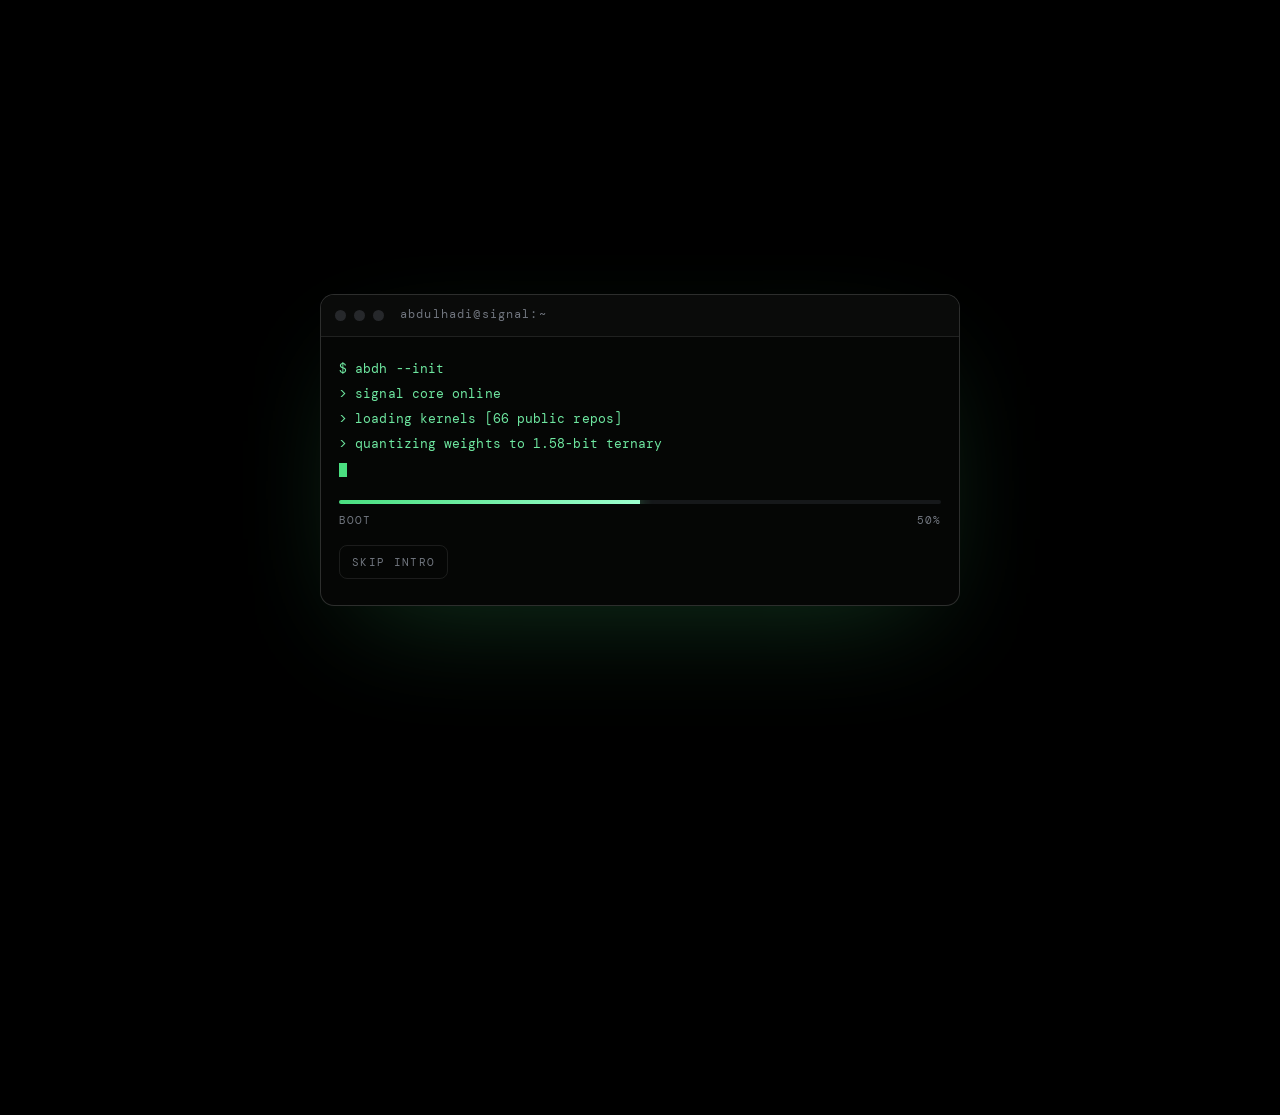
<file: index.html>
<!DOCTYPE html>
<html lang="en">
<head>
<meta charset="UTF-8">
<meta name="viewport" content="width=device-width, initial-scale=1.0">
<title>Abdulhadi | AI Engineer &amp; Founder</title>
<meta name="description" content="Abdulhadi is an AI engineer in Karachi and the founder of Trillionir AI and Sodeom. Explore five tracks: AI/ML, AI automation, founder, fullstack, and forward deployed engineering.">
<meta name="author" content="Abdulhadi Junaid">
<meta name="theme-color" content="#08090b">
<link rel="canonical" href="https://abdulhadi-sodeom.netlify.app/">
<link rel="icon" type="image/svg+xml" href="favicon.svg">

<!-- Open Graph / Social Sharing -->
<meta property="og:site_name" content="Abdulhadi">
<meta property="og:type" content="website">
<meta property="og:title" content="Abdulhadi | AI Engineer & Founder">
<meta property="og:description" content="Abdulhadi is an AI engineer and founder. Pick a track: AI/ML, AI automation, founder, fullstack, or forward deployed engineering.">
<meta property="og:url" content="https://abdulhadi-sodeom.netlify.app/">
<meta property="og:image" content="https://abdulhadi-sodeom.netlify.app/assets/portrait.png">
<meta property="og:locale" content="en_US">

<!-- Twitter Cards -->
<meta name="twitter:card" content="summary">
<meta name="twitter:title" content="Abdulhadi | AI Engineer & Founder">
<meta name="twitter:description" content="Abdulhadi is an AI engineer and founder. Pick a track: AI/ML, AI automation, founder, fullstack, or forward deployed engineering.">
<meta name="twitter:image" content="https://abdulhadi-sodeom.netlify.app/assets/portrait.png">

<!-- AEO & Search Structured Data (JSON-LD) -->
<script type="application/ld+json">
{
  "@context": "https://schema.org",
  "@graph": [
    {
      "@type": "WebSite",
      "@id": "https://abdulhadi-sodeom.netlify.app/#website",
      "url": "https://abdulhadi-sodeom.netlify.app/",
      "name": "Abdulhadi Portfolio",
      "description": "Multi-track portfolio of Abdulhadi: AI/ML Engineer, AI Automation Engineer, Founder, Fullstack Developer, and Forward Deployed Engineer.",
      "publisher": { "@id": "https://abdulhadi-sodeom.netlify.app/#person" }
    },
    {
      "@type": "ProfilePage",
      "@id": "https://abdulhadi-sodeom.netlify.app/#profilepage",
      "url": "https://abdulhadi-sodeom.netlify.app/",
      "name": "Abdulhadi - Professional Portfolio",
      "mainEntity": { "@id": "https://abdulhadi-sodeom.netlify.app/#person" }
    },
    {
      "@type": "Person",
      "@id": "https://abdulhadi-sodeom.netlify.app/#person",
      "name": "Abdulhadi Junaid",
      "alternateName": ["Abdulhadi", "thetrillioniar", "Abdulhadi446"],
      "url": "https://abdulhadi-sodeom.netlify.app/",
      "image": "https://abdulhadi-sodeom.netlify.app/assets/portrait.png",
      "jobTitle": ["AI/ML Engineer", "AI Automation Engineer", "Founder", "Fullstack Developer", "Forward Deployed Engineer"],
      "homeLocation": {
        "@type": "Place",
        "name": "Karachi, Pakistan"
      },
      "alumniOf": {
        "@type": "EducationalOrganization",
        "name": "Saylani Mass IT Training (SMIT)",
        "department": "Agentic AI Program"
      },
      "email": "mailto:abdulhadijunaidahmedkhan@gmail.com",
      "sameAs": [
        "https://github.com/Abdulhadi446",
        "https://huggingface.co/thetrillioniar",
        "https://www.linkedin.com/in/abdulhadi-junaid-485795378/",
        "https://thetrillioniar.me",
        "https://social.thetrillioniar.me",
        "https://blogs.thetrillioniar.me",
        "https://sodeom.com"
      ],
      "knowsAbout": [
        "Artificial Intelligence",
        "Machine Learning",
        "Large Language Models",
        "1.58-bit Ternary Quantization",
        "BitNet",
        "Model Distillation",
        "Model Evaluation",
        "Autonomous Agents",
        "Cron Pipelines",
        "Next.js",
        "React Three Fiber",
        "FastAPI",
        "Docker"
      ],
      "hasOfferCatalog": {
        "@type": "OfferCatalog",
        "name": "Engineering Tracks",
        "itemListElement": [
          {
            "@type": "Offer",
            "itemOffered": {
              "@type": "Service",
              "name": "AI/ML Engineering",
              "url": "https://abdulhadi-sodeom.netlify.app/ai-ml-engineer.html",
              "description": "Quantization (BitNet, ternary), distillation, and model evaluation."
            }
          },
          {
            "@type": "Offer",
            "itemOffered": {
              "@type": "Service",
              "name": "AI Automation Engineering",
              "url": "https://abdulhadi-sodeom.netlify.app/ai-automation-engineer.html",
              "description": "Cron-driven agents, content pipelines, and autonomous growth systems."
            }
          },
          {
            "@type": "Offer",
            "itemOffered": {
              "@type": "Service",
              "name": "Founder Ventures",
              "url": "https://abdulhadi-sodeom.netlify.app/founder.html",
              "description": "Trillionir AI inference platform and Sodeom privacy search engine."
            }
          },
          {
            "@type": "Offer",
            "itemOffered": {
              "@type": "Service",
              "name": "Fullstack Development",
              "url": "https://abdulhadi-sodeom.netlify.app/fullstack-developer.html",
              "description": "Modern web development with Next.js, React, TypeScript, and 3D WebGL."
            }
          },
          {
            "@type": "Offer",
            "itemOffered": {
              "@type": "Service",
              "name": "Forward Deployed Engineering",
              "url": "https://abdulhadi-sodeom.netlify.app/forward-deployed-engineer.html",
              "description": "Drop-in migrations and embedding AI directly into customer production stacks."
            }
          }
        ]
      }
    }
  ]
}
</script>
<script>document.documentElement.classList.add('js');</script>
<link rel="preconnect" href="https://fonts.googleapis.com">
<link rel="preconnect" href="https://fonts.gstatic.com" crossorigin>
<link href="https://fonts.googleapis.com/css2?family=DM+Mono:wght@400;500&family=Space+Grotesk:wght@300;400;500;600;700&display=swap" rel="stylesheet">
<link rel="stylesheet" href="styles/base.css">
<link rel="stylesheet" href="styles/gateway.css">
</head>
<body>

<a class="skip-link" href="#gateway">Skip to content</a>

<div class="grain" aria-hidden="true"></div>

<!-- terminal boot -->
<div class="boot" id="boot" role="status" aria-live="polite" aria-label="Loading portfolio">
  <div class="boot-term">
    <div class="boot-bar">
      <span class="boot-dot" aria-hidden="true"></span>
      <span class="boot-dot" aria-hidden="true"></span>
      <span class="boot-dot" aria-hidden="true"></span>
      <span class="boot-bar-title">abdulhadi@signal:~</span>
    </div>
    <div class="boot-body">
      <div id="bootLines"></div>
      <div class="boot-line" aria-hidden="true"><span class="boot-cursor"></span></div>
      <div class="boot-progress" aria-hidden="true"><span id="bootFill"></span></div>
      <div class="boot-meta"><span>BOOT</span><span id="bootPct">0%</span></div>
      <button class="boot-skip" id="bootSkip" type="button" onclick="var b=document.getElementById('boot'),g=document.getElementById('gateway');if(b)b.classList.add('done');if(g)g.classList.add('show');">Skip intro</button>
    </div>
  </div>
</div>

<!-- role selector -->
<main class="gateway" id="gateway">
  <div class="gw-inner">
    <header class="gw-head">
      <p class="brand">Abdul<b>Hadi</b> · Karachi, Pakistan</p>
      <h1>Pick a <em>signal.</em></h1>
      <p class="gw-sub">Five ways I work. One engineer. Same machine underneath.</p>
      <p class="gw-quote">“Be 10% of Abdulhadi and you will get certified.” <span> A line from <a href="https://www.linkedin.com/in/talal--ahmed/" target="_blank" rel="noopener">Talal Ahmed</a>.</span></p>
    </header>

    <nav class="roles" aria-label="Choose a portfolio track">
      <a class="role-btn" data-role="ai-ml" href="ai-ml-engineer.html">
        <span class="role-tag" aria-hidden="true">ML</span>
        <span class="role-body">
          <span class="role-title">AI/ML Engineer</span>
          <span class="role-desc">Quantization, distillation, model evaluation</span>
        </span>
        <span class="role-arrow" aria-hidden="true">&#8594;</span>
      </a>

      <a class="role-btn" data-role="ai-automation" href="ai-automation-engineer.html">
        <span class="role-tag" aria-hidden="true">AU</span>
        <span class="role-body">
          <span class="role-title">AI Automation Engineer</span>
          <span class="role-desc">Cron agents, pipelines, growth automation</span>
        </span>
        <span class="role-arrow" aria-hidden="true">&#8594;</span>
      </a>

      <a class="role-btn" data-role="founder" href="founder.html">
        <span class="role-tag" aria-hidden="true">FO</span>
        <span class="role-body">
          <span class="role-title">Founder</span>
          <span class="role-desc">Running Trillionir AI and Sodeom end to end</span>
        </span>
        <span class="role-arrow" aria-hidden="true">&#8594;</span>
      </a>

      <a class="role-btn" data-role="fullstack" href="fullstack-developer.html">
        <span class="role-tag" aria-hidden="true">FS</span>
        <span class="role-body">
          <span class="role-title">Fullstack Developer</span>
          <span class="role-desc">Next.js, React, TypeScript, and 3D interfaces</span>
        </span>
        <span class="role-arrow" aria-hidden="true">&#8594;</span>
      </a>

      <a class="role-btn" data-role="fde" href="forward-deployed-engineer.html">
        <span class="role-tag" aria-hidden="true">FD</span>
        <span class="role-body">
          <span class="role-title">Forward Deployed Engineer</span>
          <span class="role-desc">Embedding AI into a customer's stack</span>
        </span>
        <span class="role-arrow" aria-hidden="true">&#8594;</span>
      </a>
    </nav>
  </div>

  <footer class="gw-foot">
    <span>&copy; 2026 Abdulhadi</span>
    <div class="foot-links">
      <a href="https://thetrillioniar.me" target="_blank" rel="noopener">Website</a>
      <a href="https://github.com/Abdulhadi446" target="_blank" rel="noopener" aria-label="Abdulhadi on GitHub">GitHub</a>
      <a href="https://huggingface.co/thetrillioniar" target="_blank" rel="noopener" aria-label="Abdulhadi on HuggingFace">HuggingFace</a>
      <a href="mailto:abdulhadijunaidahmedkhan@gmail.com" aria-label="Email abdulhadijunaidahmedkhan@gmail.com">Email</a>
    </div>
  </footer>
</main>

<script src="script.js"></script>
<script src="effects.js"></script>
</body>
</html>
</file>
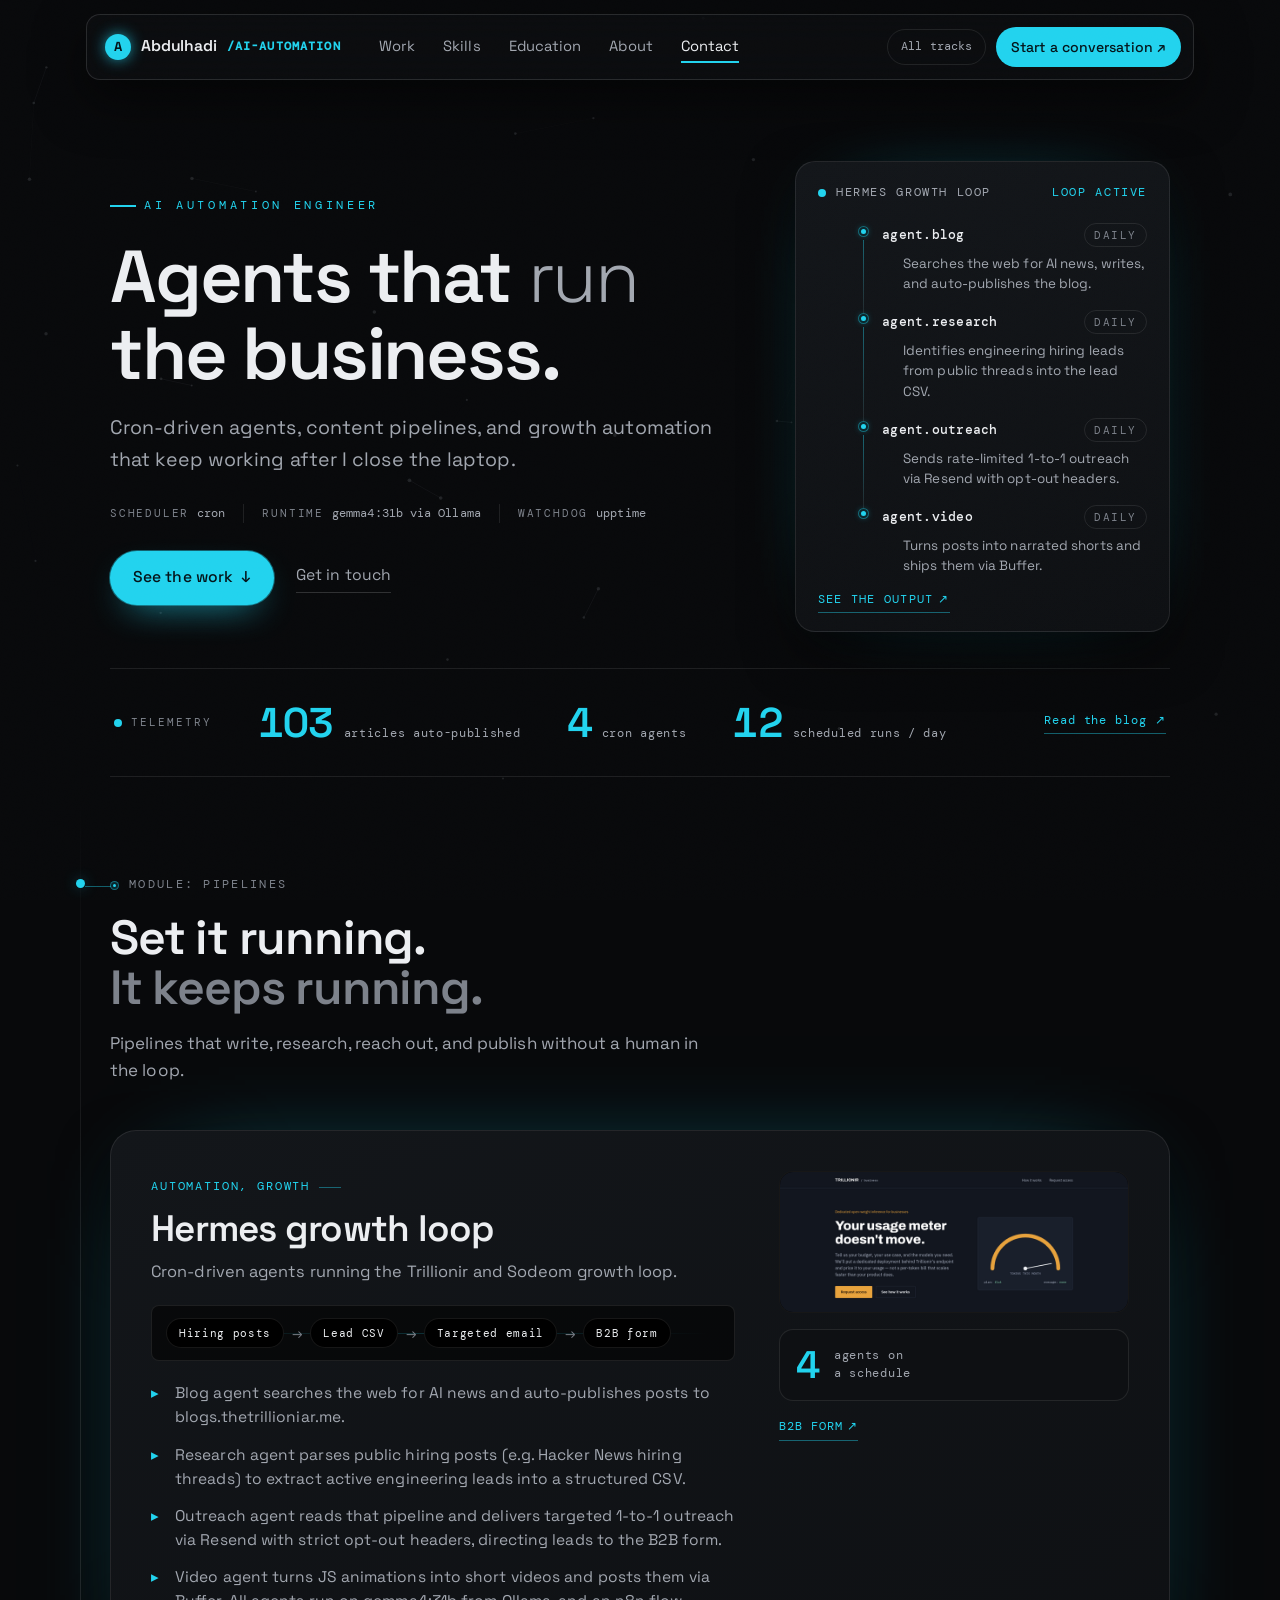
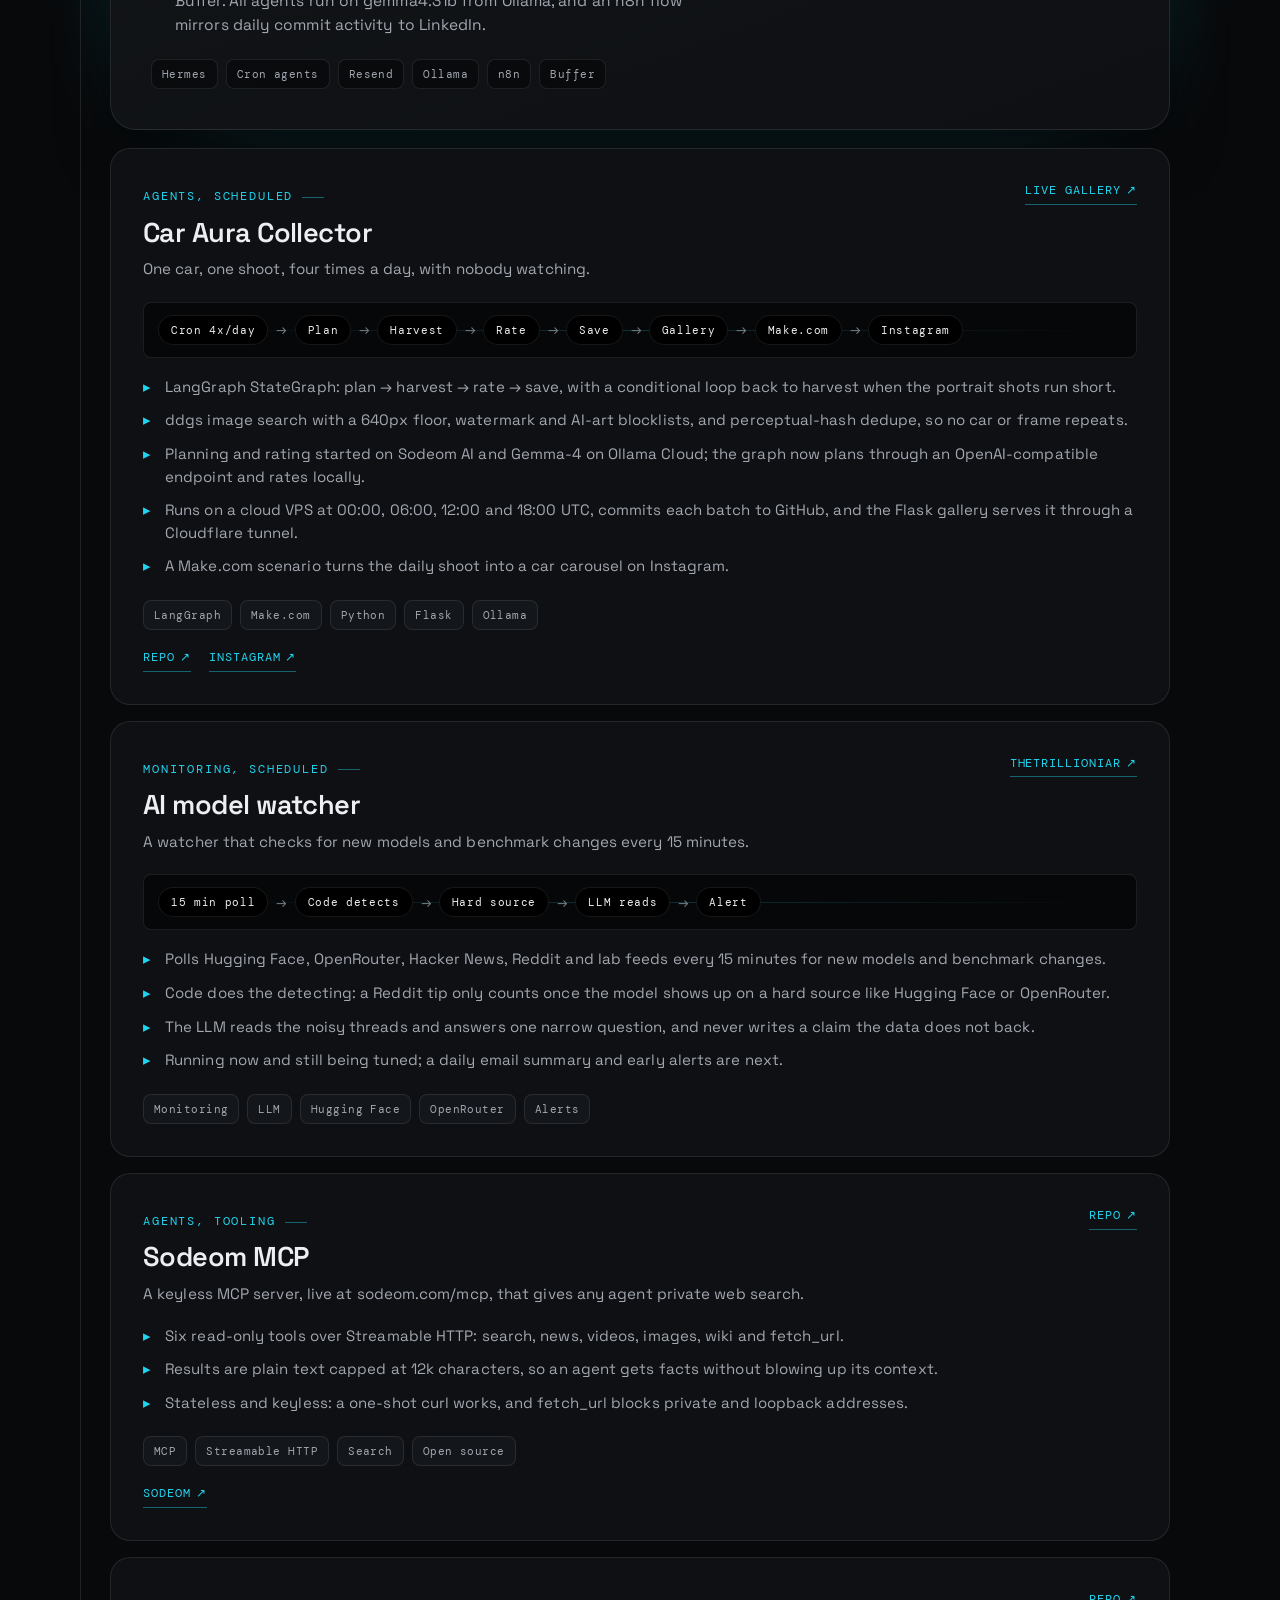
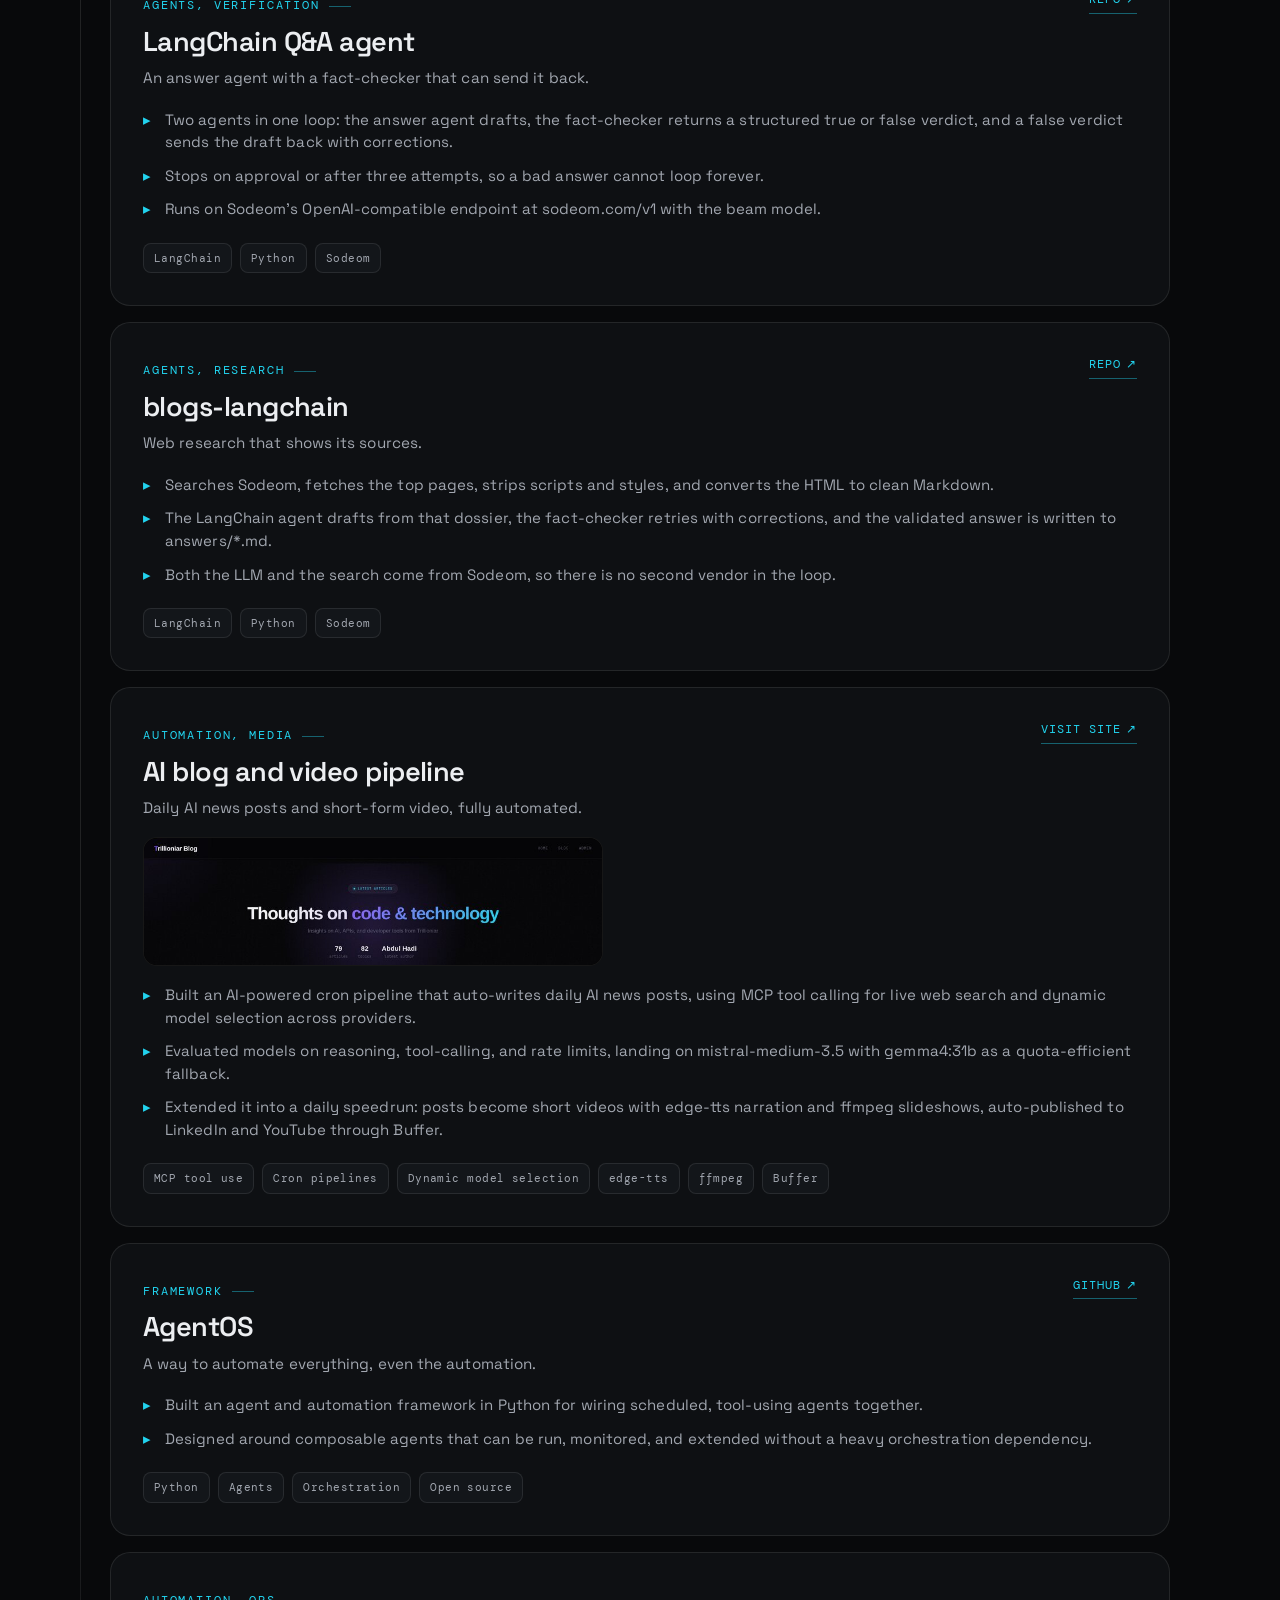
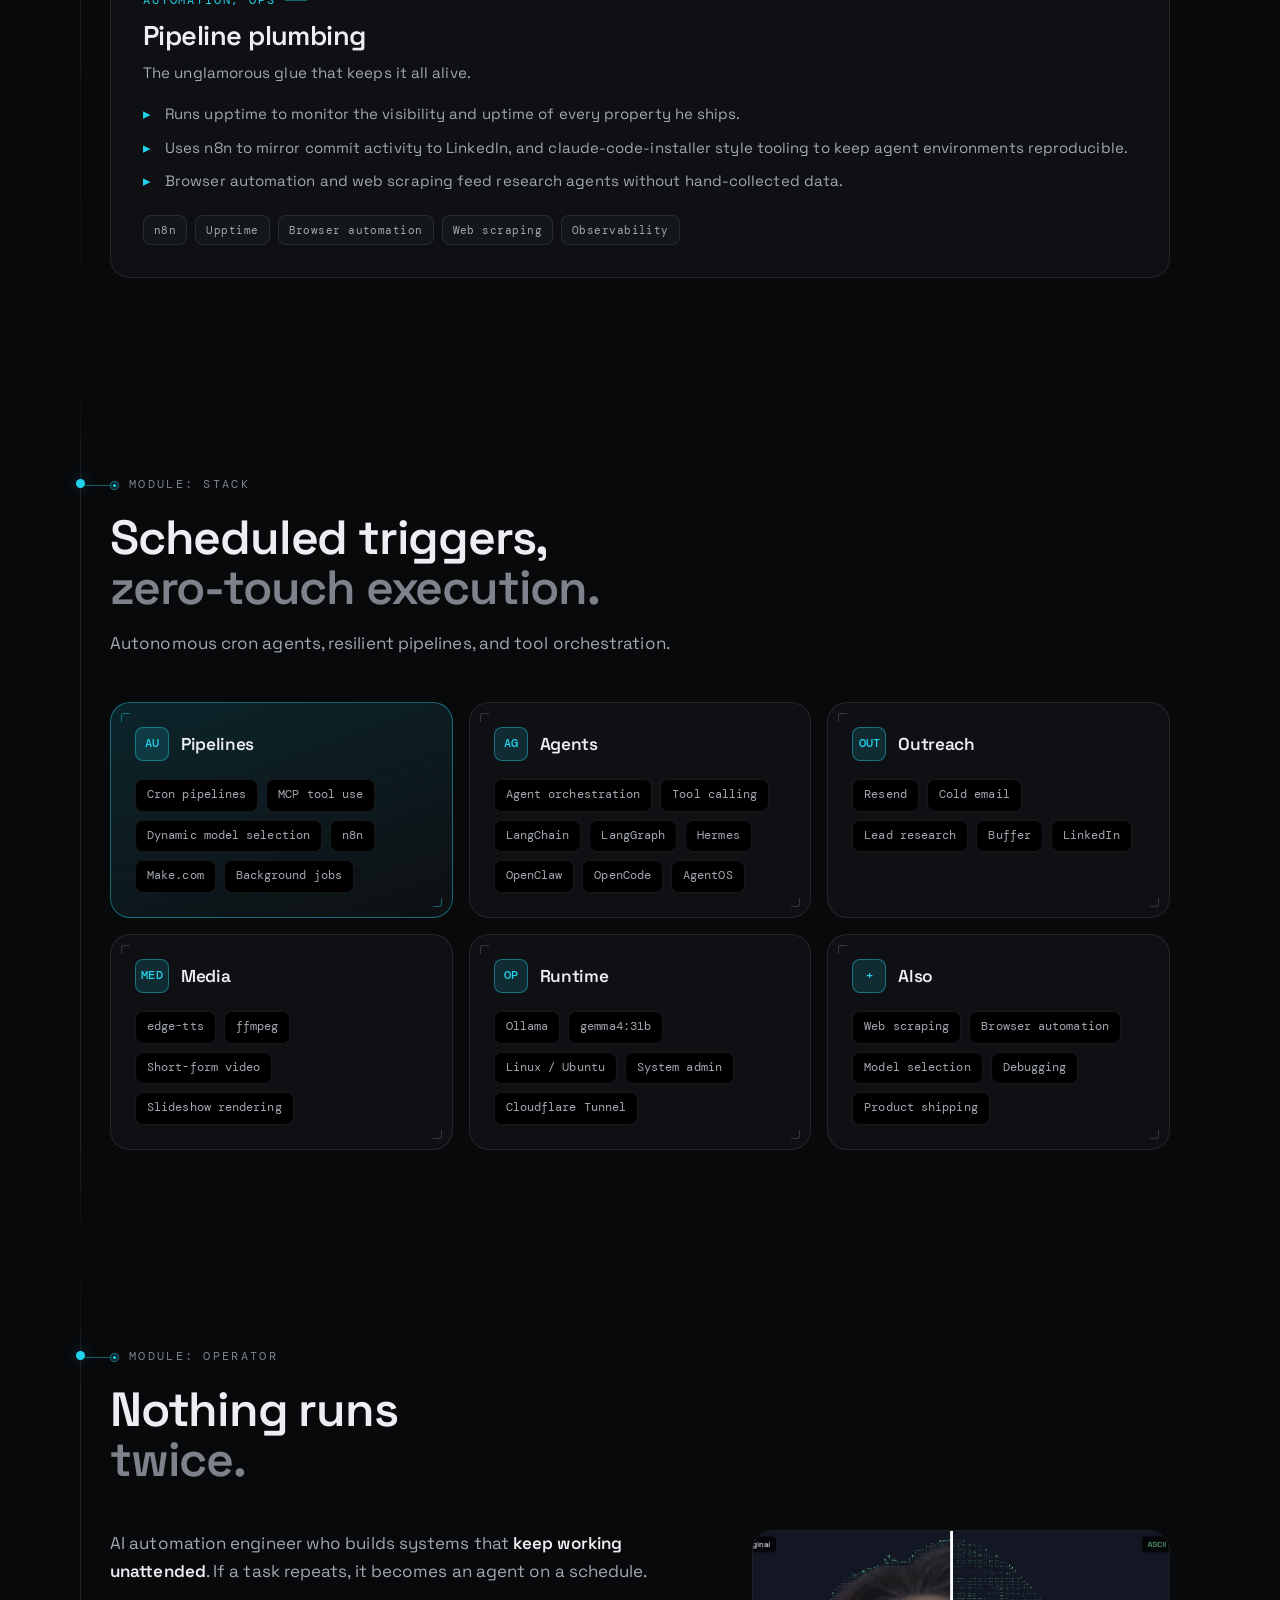
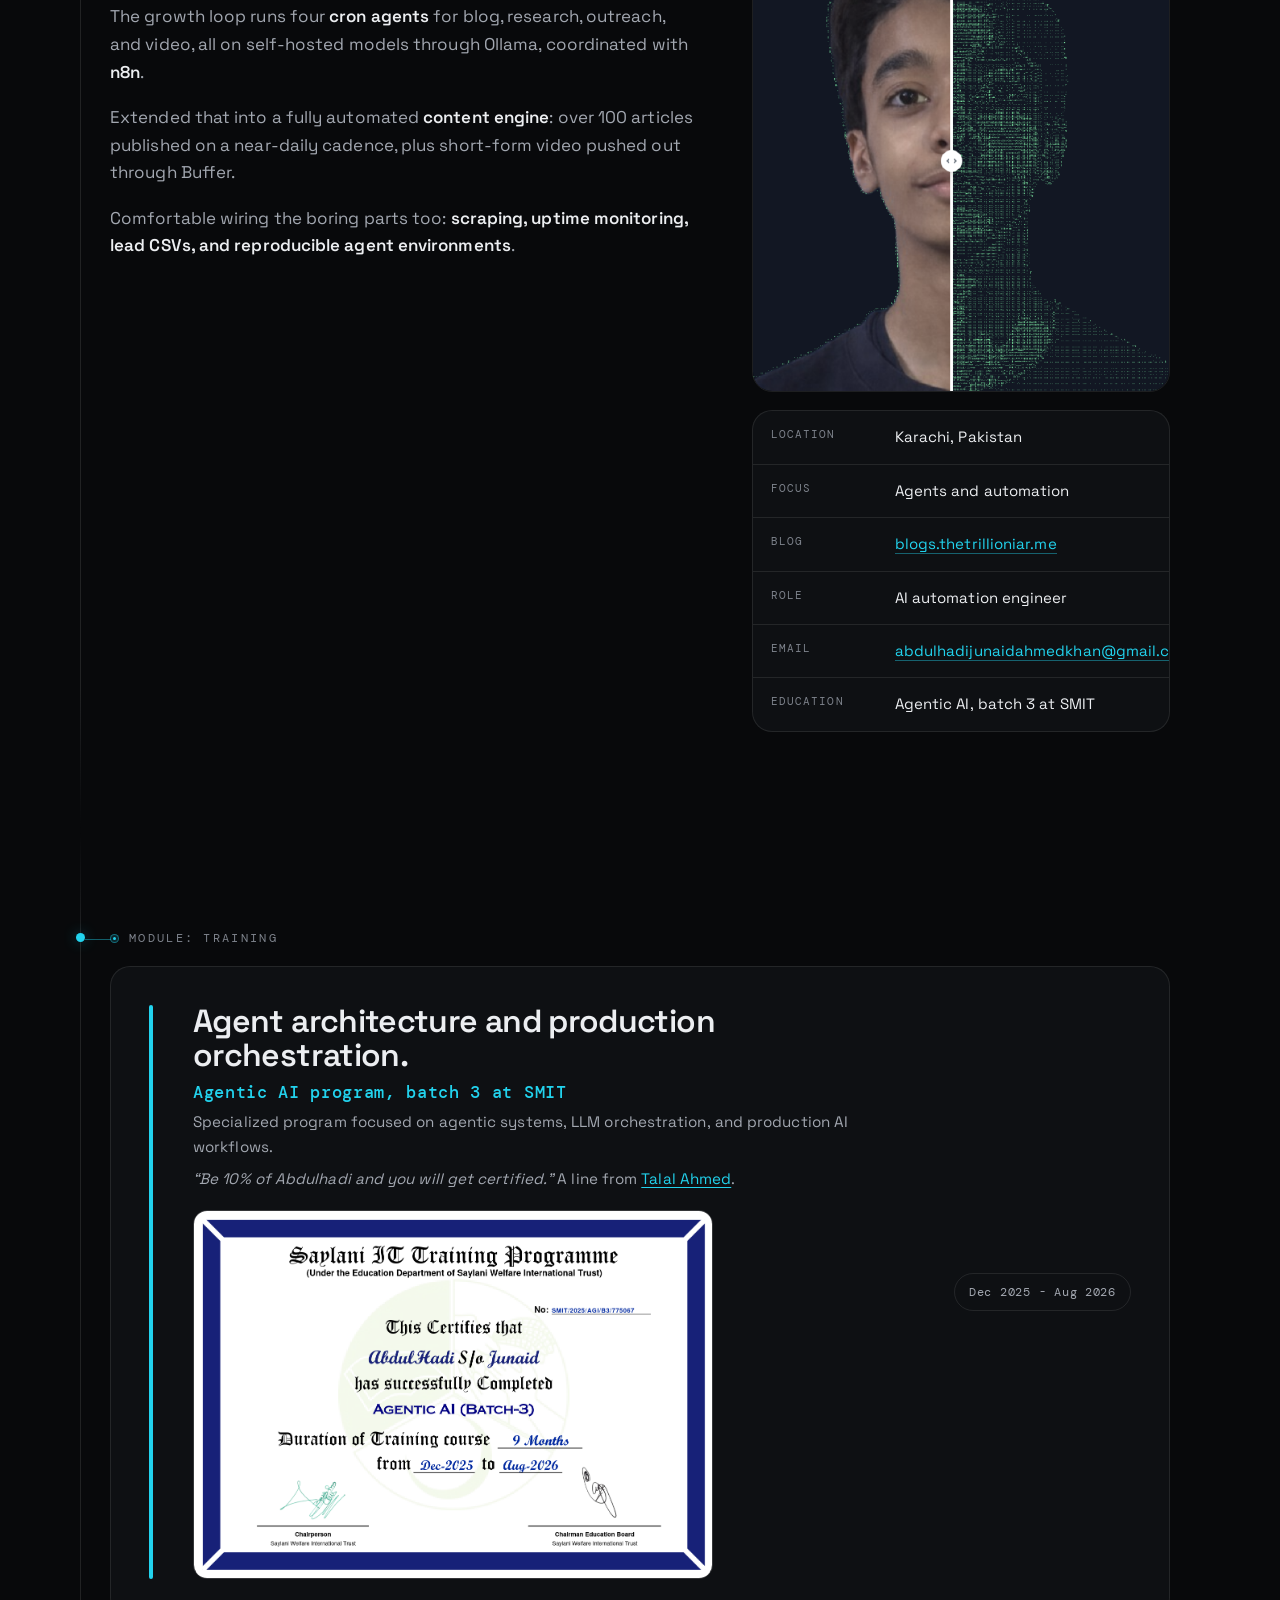
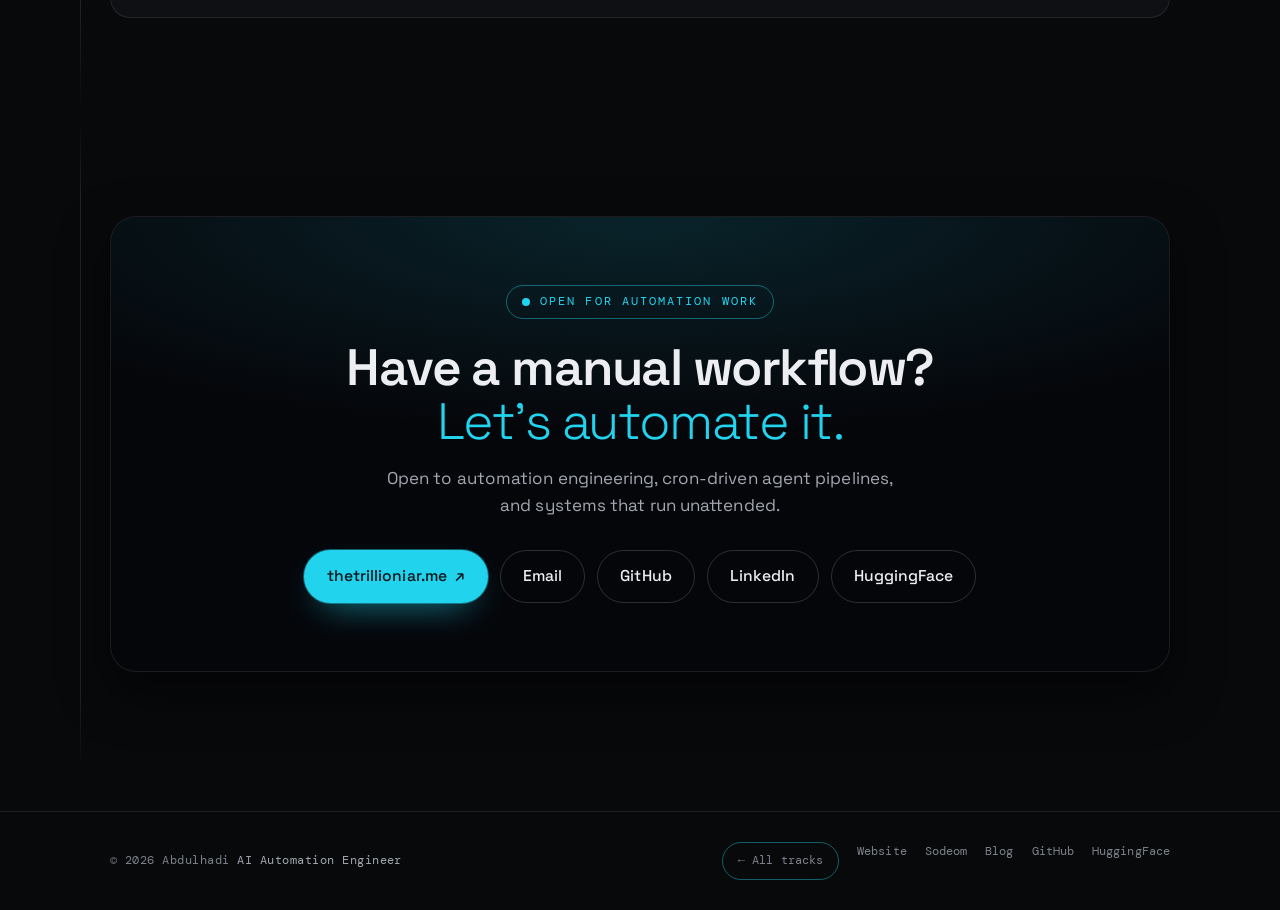
<file: ai-automation-engineer.html>
<!DOCTYPE html>
<html lang="en" data-role="ai-automation">
<head>
<meta charset="UTF-8">
<meta name="viewport" content="width=device-width, initial-scale=1.0">
<title>Abdulhadi | AI Automation Engineer - Cron Agents & Pipelines</title>
<meta name="description" content="Abdulhadi builds production AI automation: autonomous cron agents, content pipelines, n8n workflows, and self-running growth systems.">
<meta name="author" content="Abdulhadi Junaid">
<meta name="theme-color" content="#08090b">
<link rel="canonical" href="https://abdulhadi-sodeom.netlify.app/ai-automation-engineer.html">
<link rel="icon" type="image/svg+xml" href="favicon.svg">

<!-- Open Graph / Social Sharing -->
<meta property="og:site_name" content="Abdulhadi">
<meta property="og:type" content="profile">
<meta property="og:title" content="Abdulhadi | AI Automation Engineer - Cron Agents & Pipelines">
<meta property="og:description" content="Cron-driven agents, content pipelines, and autonomous growth automation running 24/7 on self-hosted models.">
<meta property="og:url" content="https://abdulhadi-sodeom.netlify.app/ai-automation-engineer.html">
<meta property="og:image" content="https://abdulhadi-sodeom.netlify.app/assets/portrait.png">
<meta property="og:locale" content="en_US">

<!-- Twitter Cards -->
<meta name="twitter:card" content="summary">
<meta name="twitter:title" content="Abdulhadi | AI Automation Engineer - Cron Agents & Pipelines">
<meta name="twitter:description" content="Cron-driven agents, content pipelines, and autonomous growth automation running 24/7 on self-hosted models.">
<meta name="twitter:image" content="https://abdulhadi-sodeom.netlify.app/assets/portrait.png">

<!-- AEO & Search Structured Data (JSON-LD) -->
<script type="application/ld+json">
{
  "@context": "https://schema.org",
  "@graph": [
    {
      "@type": "ProfilePage",
      "@id": "https://abdulhadi-sodeom.netlify.app/ai-automation-engineer.html#page",
      "url": "https://abdulhadi-sodeom.netlify.app/ai-automation-engineer.html",
      "name": "Abdulhadi - AI Automation Engineer Portfolio",
      "description": "Autonomous cron agents, resilient pipelines, and tool orchestration.",
      "mainEntity": { "@id": "https://abdulhadi-sodeom.netlify.app/ai-automation-engineer.html#person" }
    },
    {
      "@type": "Person",
      "@id": "https://abdulhadi-sodeom.netlify.app/ai-automation-engineer.html#person",
      "name": "Abdulhadi Junaid",
      "alternateName": ["Abdulhadi", "thetrillioniar", "Abdulhadi446"],
      "jobTitle": "AI Automation Engineer",
      "image": "https://abdulhadi-sodeom.netlify.app/assets/portrait.png",
      "url": "https://abdulhadi-sodeom.netlify.app/ai-automation-engineer.html",
      "homeLocation": { "@type": "Place", "name": "Karachi, Pakistan" },
      "alumniOf": { "@type": "EducationalOrganization", "name": "Saylani Mass IT Training (SMIT)" },
      "sameAs": [
        "https://github.com/Abdulhadi446",
        "https://blogs.thetrillioniar.me",
        "https://www.linkedin.com/in/abdulhadi-junaid-485795378/"
      ],
      "knowsAbout": [
        "Autonomous Agent Orchestration",
        "Cron Scheduling",
        "Ollama Self-Hosted Models",
        "Hermes Agent Fleet",
        "n8n Workflow Automation",
        "Resend API",
        "Buffer Social Automation",
        "Model Context Protocol (MCP)",
        "Linux Server Administration"
      ]
    }
  ]
}
</script>
<script>document.documentElement.classList.add('js');</script>
<link rel="preconnect" href="https://fonts.googleapis.com">
<link rel="preconnect" href="https://fonts.gstatic.com" crossorigin>
<link href="https://fonts.googleapis.com/css2?family=DM+Mono:wght@400;500&family=Space+Grotesk:wght@300;400;500;600;700&display=swap" rel="stylesheet">
<link rel="stylesheet" href="styles/base.css">
<link rel="stylesheet" href="styles/ai-automation-engineer.css">
</head>
<body>

<a class="skip-link" href="#main">Skip to content</a>

<div class="grain" aria-hidden="true"></div>

<div class="nav-shell">
  <nav aria-label="Primary">
    <a href="index.html" class="logo"><span class="logo-mark" aria-hidden="true">A</span> Abdulhadi <span class="role-name">/ai-automation</span></a>
    <div class="nav-links">
      <a href="#work">Work</a>
      <a href="#skills">Skills</a>
      <a href="#education">Education</a>
      <a href="#about">About</a>
      <a href="#contact">Contact</a>
    </div>
    <div class="nav-tools">
      <a href="index.html" class="nav-home">All tracks</a>
      <a href="#contact" class="nav-cta">Start a conversation <span aria-hidden="true">&#8599;</span></a>
      <button class="menu-toggle" type="button" aria-expanded="false" aria-controls="mobile-menu" aria-label="Open navigation menu"><span></span><span></span></button>
    </div>
  </nav>
  <div class="mobile-menu" id="mobile-menu">
    <a href="#work">Work</a>
    <a href="#skills">Skills</a>
    <a href="#education">Education</a>
    <a href="#about">About</a>
    <a href="#contact">Contact</a>
    <a href="index.html">All tracks</a>
  </div>
</div>

<div class="wrap" id="main">

  <header class="hero">
    <div class="hero-copy">
      <p class="eyebrow">AI Automation Engineer</p>
      <h1 class="hero-title">Agents that <span class="cond">run</span> the business.</h1>
      <p class="lede">Cron-driven agents, content pipelines, and growth automation that keep working after I close the laptop.</p>
      <ul class="hero-readout" aria-label="How the system runs">
        <li><span class="hr-k">Scheduler</span><span class="hr-v">cron</span></li>
        <li><span class="hr-k">Runtime</span><span class="hr-v">gemma4:31b via Ollama</span></li>
        <li><span class="hr-k">Watchdog</span><span class="hr-v">upptime</span></li>
      </ul>
      <div class="hero-cta">
        <a href="#work" class="btn btn-primary">See the work <span aria-hidden="true">&#8595;</span></a>
        <a href="#contact" class="text-link">Get in touch</a>
      </div>
    </div>
    <aside class="hero-aside reveal">
      <div class="scheme" data-tilt>
        <div class="scheme-head">
          <span class="live-dot" aria-hidden="true"></span>
          <span class="scheme-sys">Hermes growth loop</span>
          <span class="scheme-state">loop active</span>
        </div>
        <ol class="scheme-flow">
          <li class="scheme-node">
            <p class="node-head"><span class="node-dot" aria-hidden="true"></span><span class="node-name">agent.blog</span><span class="node-cron">daily</span></p>
            <p class="node-meta">Searches the web for AI news, writes, and auto-publishes the blog.</p>
          </li>
          <li class="scheme-node">
            <p class="node-head"><span class="node-dot" aria-hidden="true"></span><span class="node-name">agent.research</span><span class="node-cron">daily</span></p>
            <p class="node-meta">Identifies engineering hiring leads from public threads into the lead CSV.</p>
          </li>
          <li class="scheme-node">
            <p class="node-head"><span class="node-dot" aria-hidden="true"></span><span class="node-name">agent.outreach</span><span class="node-cron">daily</span></p>
            <p class="node-meta">Sends rate-limited 1-to-1 outreach via Resend with opt-out headers.</p>
          </li>
          <li class="scheme-node">
            <p class="node-head"><span class="node-dot" aria-hidden="true"></span><span class="node-name">agent.video</span><span class="node-cron">daily</span></p>
            <p class="node-meta">Turns posts into narrated shorts and ships them via Buffer.</p>
          </li>
        </ol>
        <a href="https://blogs.thetrillioniar.me" target="_blank" rel="noopener" class="scheme-link">See the output <span aria-hidden="true">&#8599;</span></a>
      </div>
    </aside>
  </header>

  <div class="proof-strip reveal" aria-label="Pipeline telemetry">
    <span class="proof-k"><span class="live-dot" aria-hidden="true"></span>Telemetry</span>
    <div class="proof-item"><strong data-count="103">103</strong><small>articles auto-published</small></div><div class="proof-item"><strong data-count="4">4</strong><small>cron agents</small></div><div class="proof-item"><strong data-count="12">12</strong><small>scheduled runs / day</small></div>
    <a href="https://blogs.thetrillioniar.me" target="_blank" rel="noopener" aria-label="Abdulhadi&#x27;s automated blog">Read the blog &#8599;</a>
  </div>

  <section id="work">
    <div class="sec-head reveal">
      <p class="sec-tag"><span class="sec-node" aria-hidden="true"></span>Module: pipelines</p>
      <h2>Set it running.<br><span>It keeps running.</span></h2>
      <p class="sec-sub">Pipelines that write, research, reach out, and publish without a human in the loop.</p>
    </div>
    <article class="work-featured reveal" data-tilt>
      <div class="wf-grid">
        <div class="wf-main">
          <p class="wf-role">Automation, growth</p>
          <h3>Hermes growth loop</h3>
          <p class="wf-desc">Cron-driven agents running the Trillionir and Sodeom growth loop.</p>
          <div class="stage-strip" aria-label="Lead flow, from source to the B2B form">
            <span class="stage-step"><span class="stage-chip">Hiring posts</span><span class="stage-arr" aria-hidden="true">&#8594;</span></span><span class="stage-step"><span class="stage-chip">Lead CSV</span><span class="stage-arr" aria-hidden="true">&#8594;</span></span><span class="stage-step"><span class="stage-chip">Targeted email</span><span class="stage-arr" aria-hidden="true">&#8594;</span></span><span class="stage-step"><span class="stage-chip">B2B form</span></span>
          </div>
          <ul class="wf-list"><li>Blog agent searches the web for AI news and auto-publishes posts to blogs.thetrillioniar.me.</li><li>Research agent parses public hiring posts (e.g. Hacker News hiring threads) to extract active engineering leads into a structured CSV.</li><li>Outreach agent reads that pipeline and delivers targeted 1-to-1 outreach via Resend with strict opt-out headers, directing leads to the B2B form.</li><li>Video agent turns JS animations into short videos and posts them via Buffer. All agents run on gemma4:31b from Ollama, and an n8n flow mirrors daily commit activity to LinkedIn.</li></ul>
          <div class="p-tags"><span class="tag">Hermes</span><span class="tag">Cron agents</span><span class="tag">Resend</span><span class="tag">Ollama</span><span class="tag">n8n</span><span class="tag">Buffer</span></div>
        </div>
        <div class="wf-side"><figure class="work-shot"><img src="assets/work-b2b.png" alt="The Trillionir business tier page that the outreach funnel sends leads to" width="960" height="600" loading="lazy"></figure><div class="project-metric"><strong>4</strong><span>agents on<br>a schedule</span></div><a href="https://b2b-sodeom.netlify.app/" target="_blank" rel="noopener" class="p-link" aria-label="The Trillionir B2B form">B2B form <span aria-hidden="true">&#8599;</span></a></div>
      </div>
    </article>
    <div class="work-list">
      <article class="work-item reveal">
        <div class="wi-head">
          <div><p class="wf-role">Agents, scheduled</p><h3>Car Aura Collector</h3><p class="wf-desc">One car, one shoot, four times a day, with nobody watching.</p></div>
          <a href="https://vistacars.thetrillioniar.me" target="_blank" rel="noopener" class="p-link" aria-label="Vista Cars live gallery">Live gallery <span aria-hidden="true">&#8599;</span></a>
        </div>
        <div class="stage-strip stage-strip-flow" aria-label="Car Aura pipeline, from the cron trigger to Instagram">
          <span class="stage-step"><span class="stage-chip">Cron 4x/day</span><span class="stage-arr" aria-hidden="true">&#8594;</span></span><span class="stage-step"><span class="stage-chip">Plan</span><span class="stage-arr" aria-hidden="true">&#8594;</span></span><span class="stage-step"><span class="stage-chip">Harvest</span><span class="stage-arr" aria-hidden="true">&#8594;</span></span><span class="stage-step"><span class="stage-chip">Rate</span><span class="stage-arr" aria-hidden="true">&#8594;</span></span><span class="stage-step"><span class="stage-chip">Save</span><span class="stage-arr" aria-hidden="true">&#8594;</span></span><span class="stage-step"><span class="stage-chip">Gallery</span><span class="stage-arr" aria-hidden="true">&#8594;</span></span><span class="stage-step"><span class="stage-chip">Make.com</span><span class="stage-arr" aria-hidden="true">&#8594;</span></span><span class="stage-step"><span class="stage-chip">Instagram</span></span>
        </div>
        <ul class="wi-list">
          <li>LangGraph StateGraph: plan &#8594; harvest &#8594; rate &#8594; save, with a conditional loop back to harvest when the portrait shots run short.</li>
          <li>ddgs image search with a 640px floor, watermark and AI-art blocklists, and perceptual-hash dedupe, so no car or frame repeats.</li>
          <li>Planning and rating started on Sodeom AI and Gemma-4 on Ollama Cloud; the graph now plans through an OpenAI-compatible endpoint and rates locally.</li>
          <li>Runs on a cloud VPS at 00:00, 06:00, 12:00 and 18:00 UTC, commits each batch to GitHub, and the Flask gallery serves it through a Cloudflare tunnel.</li>
          <li>A Make.com scenario turns the daily shoot into a car carousel on Instagram.</li>
        </ul>
        <div class="p-tags"><span class="tag">LangGraph</span><span class="tag">Make.com</span><span class="tag">Python</span><span class="tag">Flask</span><span class="tag">Ollama</span></div>
        <div class="p-links">
          <a href="https://github.com/Abdulhadi446/image-collector" target="_blank" rel="noopener" class="p-link" aria-label="Car Aura Collector repository">Repo <span aria-hidden="true">&#8599;</span></a>
          <a href="https://www.instagram.com/vistacarz/" target="_blank" rel="noopener" class="p-link" aria-label="Vista Cars on Instagram">Instagram <span aria-hidden="true">&#8599;</span></a>
        </div>
      </article>
      <article class="work-item reveal">
        <div class="wi-head">
          <div><p class="wf-role">Monitoring, scheduled</p><h3>AI model watcher</h3><p class="wf-desc">A watcher that checks for new models and benchmark changes every 15 minutes.</p></div>
          <a href="https://thetrillioniar.me/" target="_blank" rel="noopener" class="p-link" aria-label="TheTrillioniar">TheTrillioniar <span aria-hidden="true">&#8599;</span></a>
        </div>
        <div class="stage-strip" aria-label="Model watcher flow, from poll to alert">
          <span class="stage-step"><span class="stage-chip">15 min poll</span><span class="stage-arr" aria-hidden="true">&#8594;</span></span><span class="stage-step"><span class="stage-chip">Code detects</span><span class="stage-arr" aria-hidden="true">&#8594;</span></span><span class="stage-step"><span class="stage-chip">Hard source</span><span class="stage-arr" aria-hidden="true">&#8594;</span></span><span class="stage-step"><span class="stage-chip">LLM reads</span><span class="stage-arr" aria-hidden="true">&#8594;</span></span><span class="stage-step"><span class="stage-chip">Alert</span></span>
        </div>
        <ul class="wi-list"><li>Polls Hugging Face, OpenRouter, Hacker News, Reddit and lab feeds every 15 minutes for new models and benchmark changes.</li><li>Code does the detecting: a Reddit tip only counts once the model shows up on a hard source like Hugging Face or OpenRouter.</li><li>The LLM reads the noisy threads and answers one narrow question, and never writes a claim the data does not back.</li><li>Running now and still being tuned; a daily email summary and early alerts are next.</li></ul>
        <div class="p-tags"><span class="tag">Monitoring</span><span class="tag">LLM</span><span class="tag">Hugging Face</span><span class="tag">OpenRouter</span><span class="tag">Alerts</span></div>
      </article>
      <article class="work-item reveal">
        <div class="wi-head">
          <div><p class="wf-role">Agents, tooling</p><h3>Sodeom MCP</h3><p class="wf-desc">A keyless MCP server, live at sodeom.com/mcp, that gives any agent private web search.</p></div>
          <a href="https://github.com/sodeom/mcp" target="_blank" rel="noopener" class="p-link" aria-label="Sodeom MCP repository">Repo <span aria-hidden="true">&#8599;</span></a>
        </div>
        <ul class="wi-list"><li>Six read-only tools over Streamable HTTP: search, news, videos, images, wiki and fetch_url.</li><li>Results are plain text capped at 12k characters, so an agent gets facts without blowing up its context.</li><li>Stateless and keyless: a one-shot curl works, and fetch_url blocks private and loopback addresses.</li></ul>
        <div class="p-tags"><span class="tag">MCP</span><span class="tag">Streamable HTTP</span><span class="tag">Search</span><span class="tag">Open source</span></div>
        <div class="p-links">
          <a href="https://sodeom.com/" target="_blank" rel="noopener" class="p-link" aria-label="Sodeom search engine">Sodeom <span aria-hidden="true">&#8599;</span></a>
        </div>
      </article>
      <article class="work-item reveal">
        <div class="wi-head">
          <div><p class="wf-role">Agents, verification</p><h3>LangChain Q&amp;A agent</h3><p class="wf-desc">An answer agent with a fact-checker that can send it back.</p></div>
          <a href="https://github.com/Abdulhadi446/langchain" target="_blank" rel="noopener" class="p-link" aria-label="LangChain Q and A agent repository">Repo <span aria-hidden="true">&#8599;</span></a>
        </div>
        <ul class="wi-list">
          <li>Two agents in one loop: the answer agent drafts, the fact-checker returns a structured true or false verdict, and a false verdict sends the draft back with corrections.</li>
          <li>Stops on approval or after three attempts, so a bad answer cannot loop forever.</li>
          <li>Runs on Sodeom's OpenAI-compatible endpoint at sodeom.com/v1 with the beam model.</li>
        </ul>
        <div class="p-tags"><span class="tag">LangChain</span><span class="tag">Python</span><span class="tag">Sodeom</span></div>
      </article>
      <article class="work-item reveal">
        <div class="wi-head">
          <div><p class="wf-role">Agents, research</p><h3>blogs-langchain</h3><p class="wf-desc">Web research that shows its sources.</p></div>
          <a href="https://github.com/Abdulhadi446/blogs-langchain" target="_blank" rel="noopener" class="p-link" aria-label="blogs-langchain repository">Repo <span aria-hidden="true">&#8599;</span></a>
        </div>
        <ul class="wi-list">
          <li>Searches Sodeom, fetches the top pages, strips scripts and styles, and converts the HTML to clean Markdown.</li>
          <li>The LangChain agent drafts from that dossier, the fact-checker retries with corrections, and the validated answer is written to answers/*.md.</li>
          <li>Both the LLM and the search come from Sodeom, so there is no second vendor in the loop.</li>
        </ul>
        <div class="p-tags"><span class="tag">LangChain</span><span class="tag">Python</span><span class="tag">Sodeom</span></div>
      </article>
      <article class="work-item reveal">
        <div class="wi-head">
          <div><p class="wf-role">Automation, media</p><h3>AI blog and video pipeline</h3><p class="wf-desc">Daily AI news posts and short-form video, fully automated.</p><figure class="work-shot"><img src="assets/work-blog.jpg" alt="The Trillionir blog homepage with article counts and latest posts" width="800" height="260" loading="lazy"></figure></div>
          <a href="https://blogs.thetrillioniar.me" target="_blank" rel="noopener" class="p-link" aria-label="Visit the automated blog">Visit site <span aria-hidden="true">&#8599;</span></a>
        </div>
        <ul class="wi-list"><li>Built an AI-powered cron pipeline that auto-writes daily AI news posts, using MCP tool calling for live web search and dynamic model selection across providers.</li><li>Evaluated models on reasoning, tool-calling, and rate limits, landing on mistral-medium-3.5 with gemma4:31b as a quota-efficient fallback.</li><li>Extended it into a daily speedrun: posts become short videos with edge-tts narration and ffmpeg slideshows, auto-published to LinkedIn and YouTube through Buffer.</li></ul>
        <div class="p-tags"><span class="tag">MCP tool use</span><span class="tag">Cron pipelines</span><span class="tag">Dynamic model selection</span><span class="tag">edge-tts</span><span class="tag">ffmpeg</span><span class="tag">Buffer</span></div>
      </article>
      <article class="work-item reveal">
        <div class="wi-head">
          <div><p class="wf-role">Framework</p><h3>AgentOS</h3><p class="wf-desc">A way to automate everything, even the automation.</p></div>
          <a href="https://github.com/Abdulhadi446" target="_blank" rel="noopener" class="p-link" aria-label="Abdulhadi on GitHub">GitHub <span aria-hidden="true">&#8599;</span></a>
        </div>
        <ul class="wi-list"><li>Built an agent and automation framework in Python for wiring scheduled, tool-using agents together.</li><li>Designed around composable agents that can be run, monitored, and extended without a heavy orchestration dependency.</li></ul>
        <div class="p-tags"><span class="tag">Python</span><span class="tag">Agents</span><span class="tag">Orchestration</span><span class="tag">Open source</span></div>
      </article>
      <article class="work-item reveal">
        <div class="wi-head">
          <div><p class="wf-role">Automation, ops</p><h3>Pipeline plumbing</h3><p class="wf-desc">The unglamorous glue that keeps it all alive.</p></div>

        </div>
        <ul class="wi-list"><li>Runs upptime to monitor the visibility and uptime of every property he ships.</li><li>Uses n8n to mirror commit activity to LinkedIn, and claude-code-installer style tooling to keep agent environments reproducible.</li><li>Browser automation and web scraping feed research agents without hand-collected data.</li></ul>
        <div class="p-tags"><span class="tag">n8n</span><span class="tag">Upptime</span><span class="tag">Browser automation</span><span class="tag">Web scraping</span><span class="tag">Observability</span></div>
      </article>
    </div>
  </section>

  <section id="skills">
    <div class="sec-head reveal">
      <p class="sec-tag"><span class="sec-node" aria-hidden="true"></span>Module: stack</p>
      <h2>Scheduled triggers,<br><span>zero-touch execution.</span></h2>
      <p class="sec-sub">Autonomous cron agents, resilient pipelines, and tool orchestration.</p>
    </div>
    <div class="skills-grid reveal">
      <div class="skill-card skill-card-accent">
        <div class="skill-head"><div class="skill-ico" aria-hidden="true">AU</div><h3>Pipelines</h3></div>
        <div class="skill-items"><span class="chip">Cron pipelines</span><span class="chip">MCP tool use</span><span class="chip">Dynamic model selection</span><span class="chip">n8n</span><a class="chip" href="https://www.make.com" target="_blank" rel="noopener" aria-label="Make.com automation platform">Make.com</a><span class="chip">Background jobs</span></div>
      </div>
      <div class="skill-card">
        <div class="skill-head"><div class="skill-ico" aria-hidden="true">AG</div><h3>Agents</h3></div>
        <div class="skill-items"><span class="chip">Agent orchestration</span><span class="chip">Tool calling</span><a class="chip" href="https://www.langchain.com" target="_blank" rel="noopener" aria-label="LangChain">LangChain</a><a class="chip" href="https://www.langchain.com/langgraph" target="_blank" rel="noopener" aria-label="LangGraph">LangGraph</a><span class="chip">Hermes</span><span class="chip">OpenClaw</span><span class="chip">OpenCode</span><span class="chip">AgentOS</span></div>
      </div>
      <div class="skill-card">
        <div class="skill-head"><div class="skill-ico" aria-hidden="true">OUT</div><h3>Outreach</h3></div>
        <div class="skill-items"><span class="chip">Resend</span><span class="chip">Cold email</span><span class="chip">Lead research</span><span class="chip">Buffer</span><span class="chip">LinkedIn</span></div>
      </div>
      <div class="skill-card">
        <div class="skill-head"><div class="skill-ico" aria-hidden="true">MED</div><h3>Media</h3></div>
        <div class="skill-items"><span class="chip">edge-tts</span><span class="chip">ffmpeg</span><span class="chip">Short-form video</span><span class="chip">Slideshow rendering</span></div>
      </div>
      <div class="skill-card">
        <div class="skill-head"><div class="skill-ico" aria-hidden="true">OP</div><h3>Runtime</h3></div>
        <div class="skill-items"><span class="chip">Ollama</span><span class="chip">gemma4:31b</span><span class="chip">Linux / Ubuntu</span><span class="chip">System admin</span><span class="chip">Cloudflare Tunnel</span></div>
      </div>
      <div class="skill-card">
        <div class="skill-head"><div class="skill-ico" aria-hidden="true">+</div><h3>Also</h3></div>
        <div class="skill-items"><span class="chip">Web scraping</span><span class="chip">Browser automation</span><span class="chip">Model selection</span><span class="chip">Debugging</span><span class="chip">Product shipping</span></div>
      </div>
    </div>
  </section>

  <section id="about">
    <div class="sec-head reveal">
      <p class="sec-tag"><span class="sec-node" aria-hidden="true"></span>Module: operator</p>
      <h2>Nothing runs<br><span>twice.</span></h2>
    </div>
    <div class="about-grid">
      <div class="about-text reveal">
        <p>AI automation engineer who builds systems that <strong>keep working unattended</strong>. If a task repeats, it becomes an agent on a schedule.</p>
        <p>The growth loop runs four <strong>cron agents</strong> for blog, research, outreach, and video, all on self-hosted models through Ollama, coordinated with <strong>n8n</strong>.</p>
        <p>Extended that into a fully automated <strong>content engine</strong>: over 100 articles published on a near-daily cadence, plus short-form video pushed out through Buffer.</p>
        <p>Comfortable wiring the boring parts too: <strong>scraping, uptime monitoring, lead CSVs, and reproducible agent environments</strong>.</p>
      </div>
      <div class="about-side reveal">
        <figure class="portrait">
          <img src="assets/portrait.png" alt="Portrait of Abdulhadi" width="460" height="460" loading="lazy">
        </figure>
        <dl class="dossier">
<div class="dossier-row"><dt>Location</dt><dd>Karachi, Pakistan</dd></div><div class="dossier-row"><dt>Focus</dt><dd>Agents and automation</dd></div><div class="dossier-row"><dt>Blog</dt><dd><a href="https://blogs.thetrillioniar.me" target="_blank" rel="noopener">blogs.thetrillioniar.me</a></dd></div><div class="dossier-row"><dt>Role</dt><dd>AI automation engineer</dd></div><div class="dossier-row"><dt>Email</dt><dd><a href="mailto:abdulhadijunaidahmedkhan@gmail.com">abdulhadijunaidahmedkhan@gmail.com</a></dd></div><div class="dossier-row"><dt>Education</dt><dd>Agentic AI, batch 3 at SMIT</dd></div>
        </dl>
      </div>
    </div>
  </section>

  <section id="education">
    <p class="sec-tag reveal"><span class="sec-node" aria-hidden="true"></span>Module: training</p>
    <article class="edu reveal">
      <div class="edu-bar" aria-hidden="true"></div>
      <div class="edu-main">
        <h2 class="edu-title">Agent architecture and production orchestration.</h2>
        <h3>Agentic AI program, batch 3 at SMIT</h3>
        <p>Specialized program focused on agentic systems, LLM orchestration, and production AI workflows.</p>
        <p class="certificate-quote">“Be 10% of Abdulhadi and you will get certified.” <span> A line from <a href="https://www.linkedin.com/in/talal--ahmed/" target="_blank" rel="noopener">Talal Ahmed</a>.</span></p>
        <a class="certificate-link" href="assets/agentic-ai-certificate.pdf" target="_blank" rel="noopener" aria-label="Open Agentic AI certificate PDF"><img src="assets/agentic-ai-certificate.png" alt="Saylani Agentic AI Batch 3 certificate" width="1285" height="910" loading="lazy"></a>
      </div>
      <div class="edu-dates">Dec 2025 - Aug 2026</div>
    </article>
  </section>

  <section id="contact">
    <div class="contact-box reveal">
      <p class="contact-status"><span class="live-dot" aria-hidden="true"></span>Open for automation work</p>
      <h2>Have a manual workflow?<br><em>Let's automate it.</em></h2>
      <p class="contact-lede">Open to automation engineering, cron-driven agent pipelines, and systems that run unattended.</p>
      <div class="contact-links">

        <a href="https://thetrillioniar.me" target="_blank" rel="noopener" class="btn btn-primary" aria-label="Open thetrillioniar.me in a new tab">thetrillioniar.me <span aria-hidden="true">&#8599;</span></a>
        <a href="mailto:abdulhadijunaidahmedkhan@gmail.com" class="btn btn-ghost" aria-label="Email abdulhadijunaidahmedkhan@gmail.com">Email</a>
        <a href="https://github.com/Abdulhadi446" target="_blank" rel="noopener" class="btn btn-ghost" aria-label="Abdulhadi on GitHub">GitHub</a>
        <a href="https://www.linkedin.com/in/abdulhadi-junaid-485795378/" target="_blank" rel="noopener" class="btn btn-ghost" aria-label="Abdulhadi on LinkedIn">LinkedIn</a>
        <a href="https://huggingface.co/thetrillioniar" target="_blank" rel="noopener" class="btn btn-ghost" aria-label="Abdulhadi on HuggingFace">HuggingFace</a>
      </div>
    </div>
  </section>

</div>

<footer>
  <div class="wrap foot-in">
    <div class="foot-copy">&copy; 2026 Abdulhadi <span>AI Automation Engineer</span></div>
    <div class="foot-links">
      <a href="index.html" class="foot-back">&#8592; All tracks</a>
      <a href="https://thetrillioniar.me" target="_blank" rel="noopener">Website</a>
      <a href="https://sodeom.com" target="_blank" rel="noopener">Sodeom</a>
      <a href="https://blogs.thetrillioniar.me" target="_blank" rel="noopener">Blog</a>
      <a href="https://github.com/Abdulhadi446" target="_blank" rel="noopener">GitHub</a>
      <a href="https://huggingface.co/thetrillioniar" target="_blank" rel="noopener">HuggingFace</a>
    </div>
  </div>
</footer>

<script src="script.js"></script>
<script src="effects.js"></script>
</body>
</html>
</file>
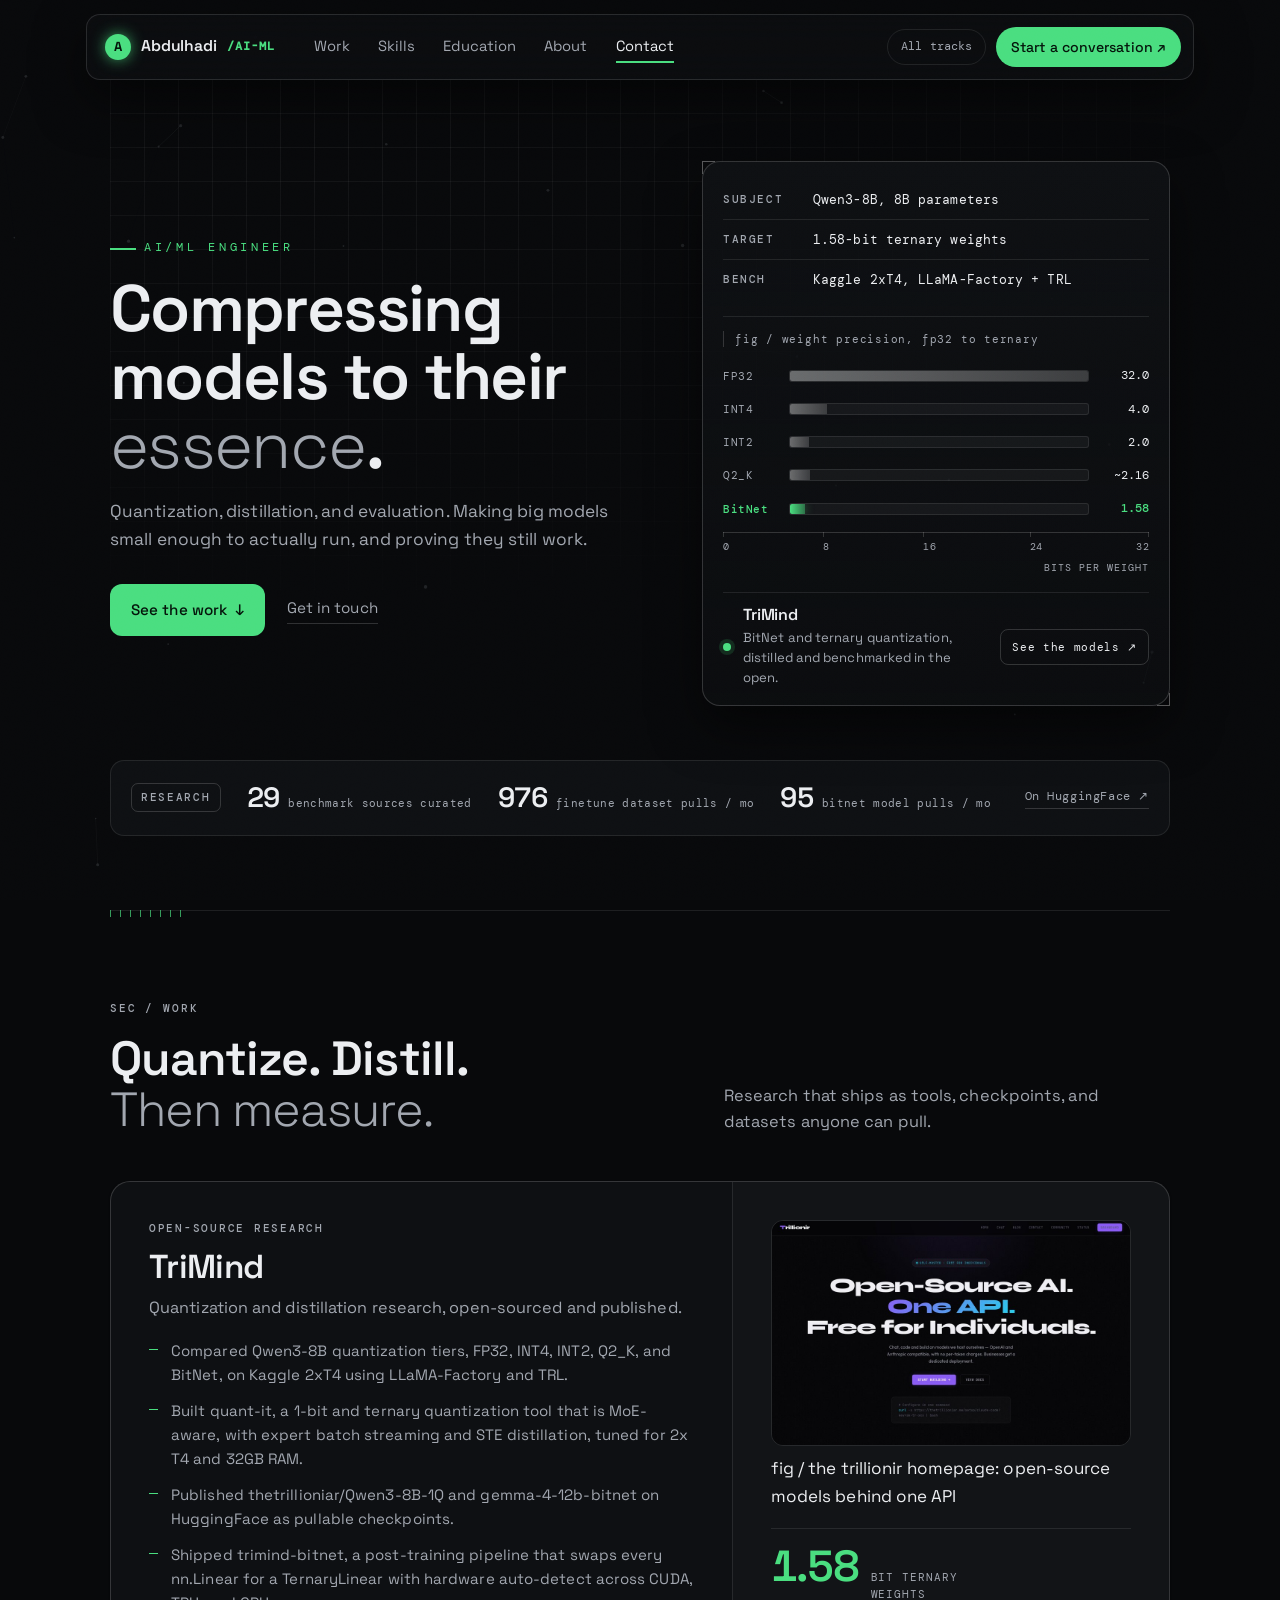
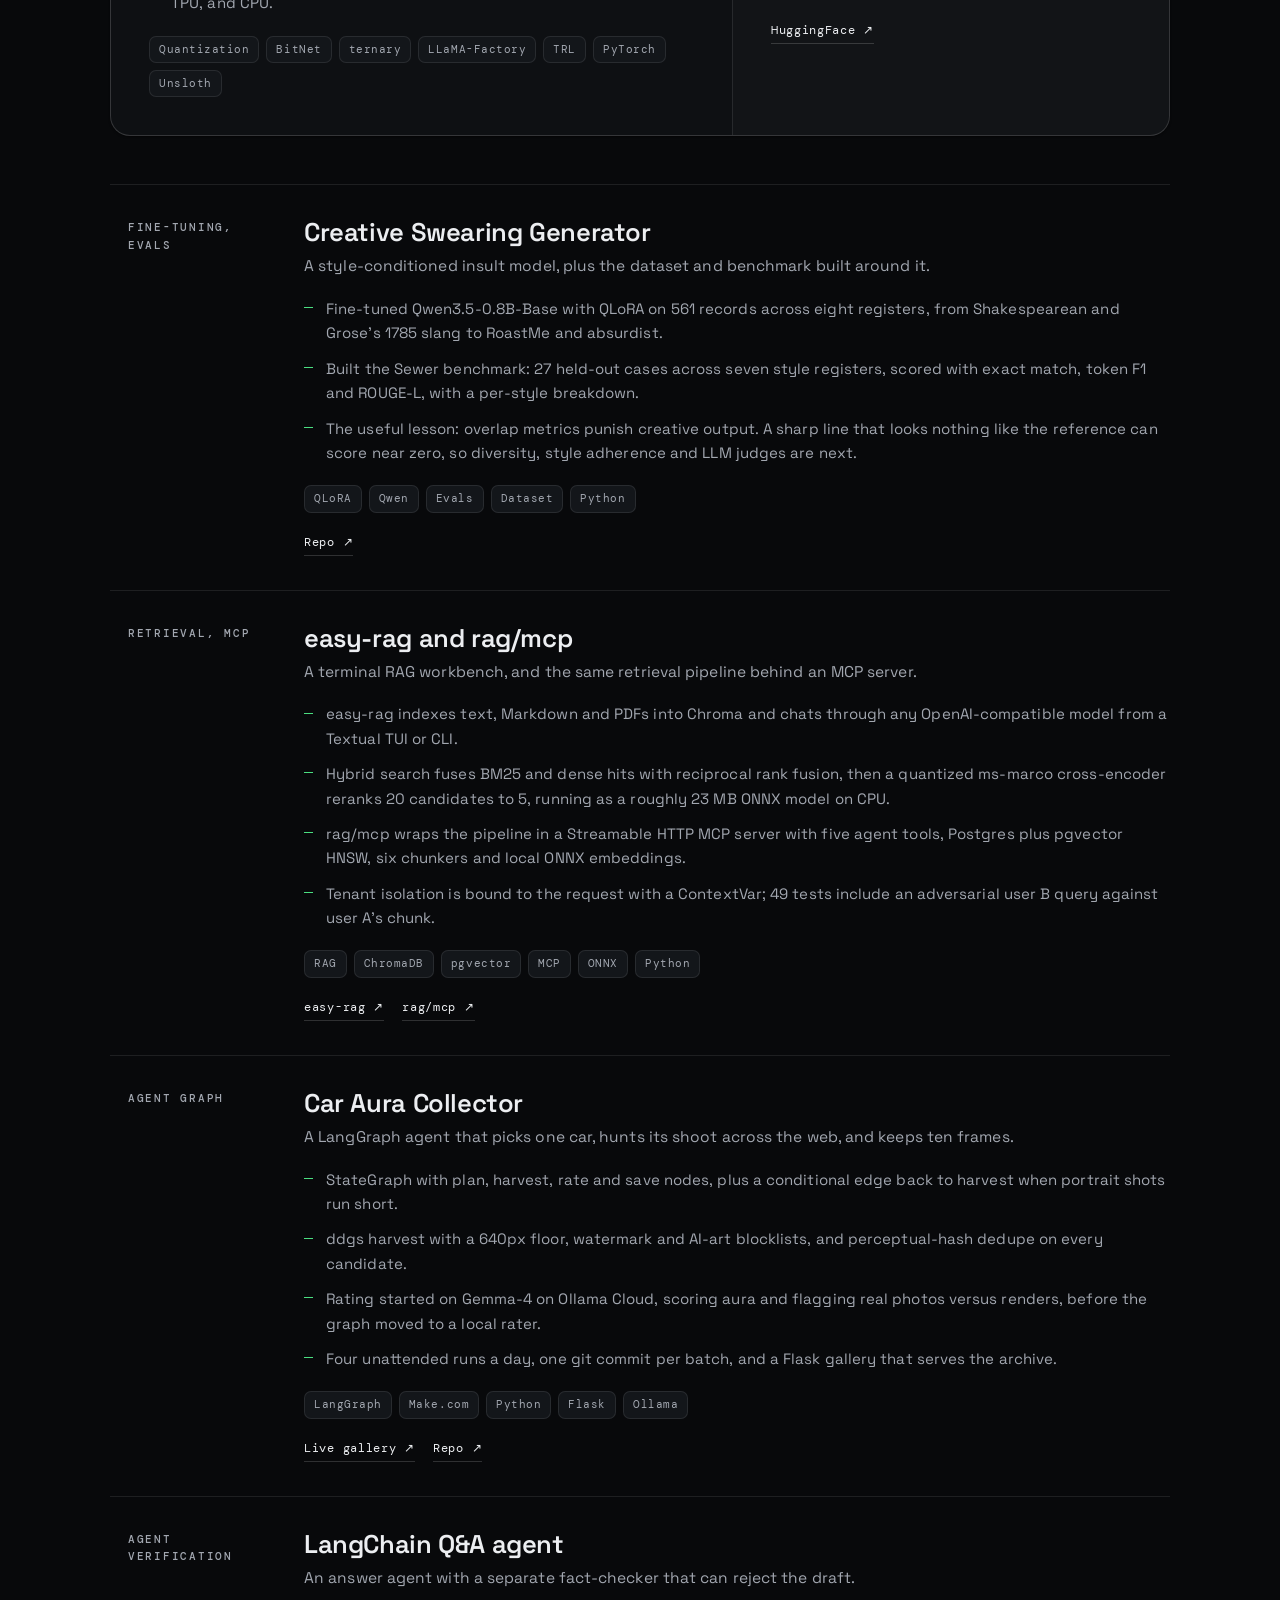
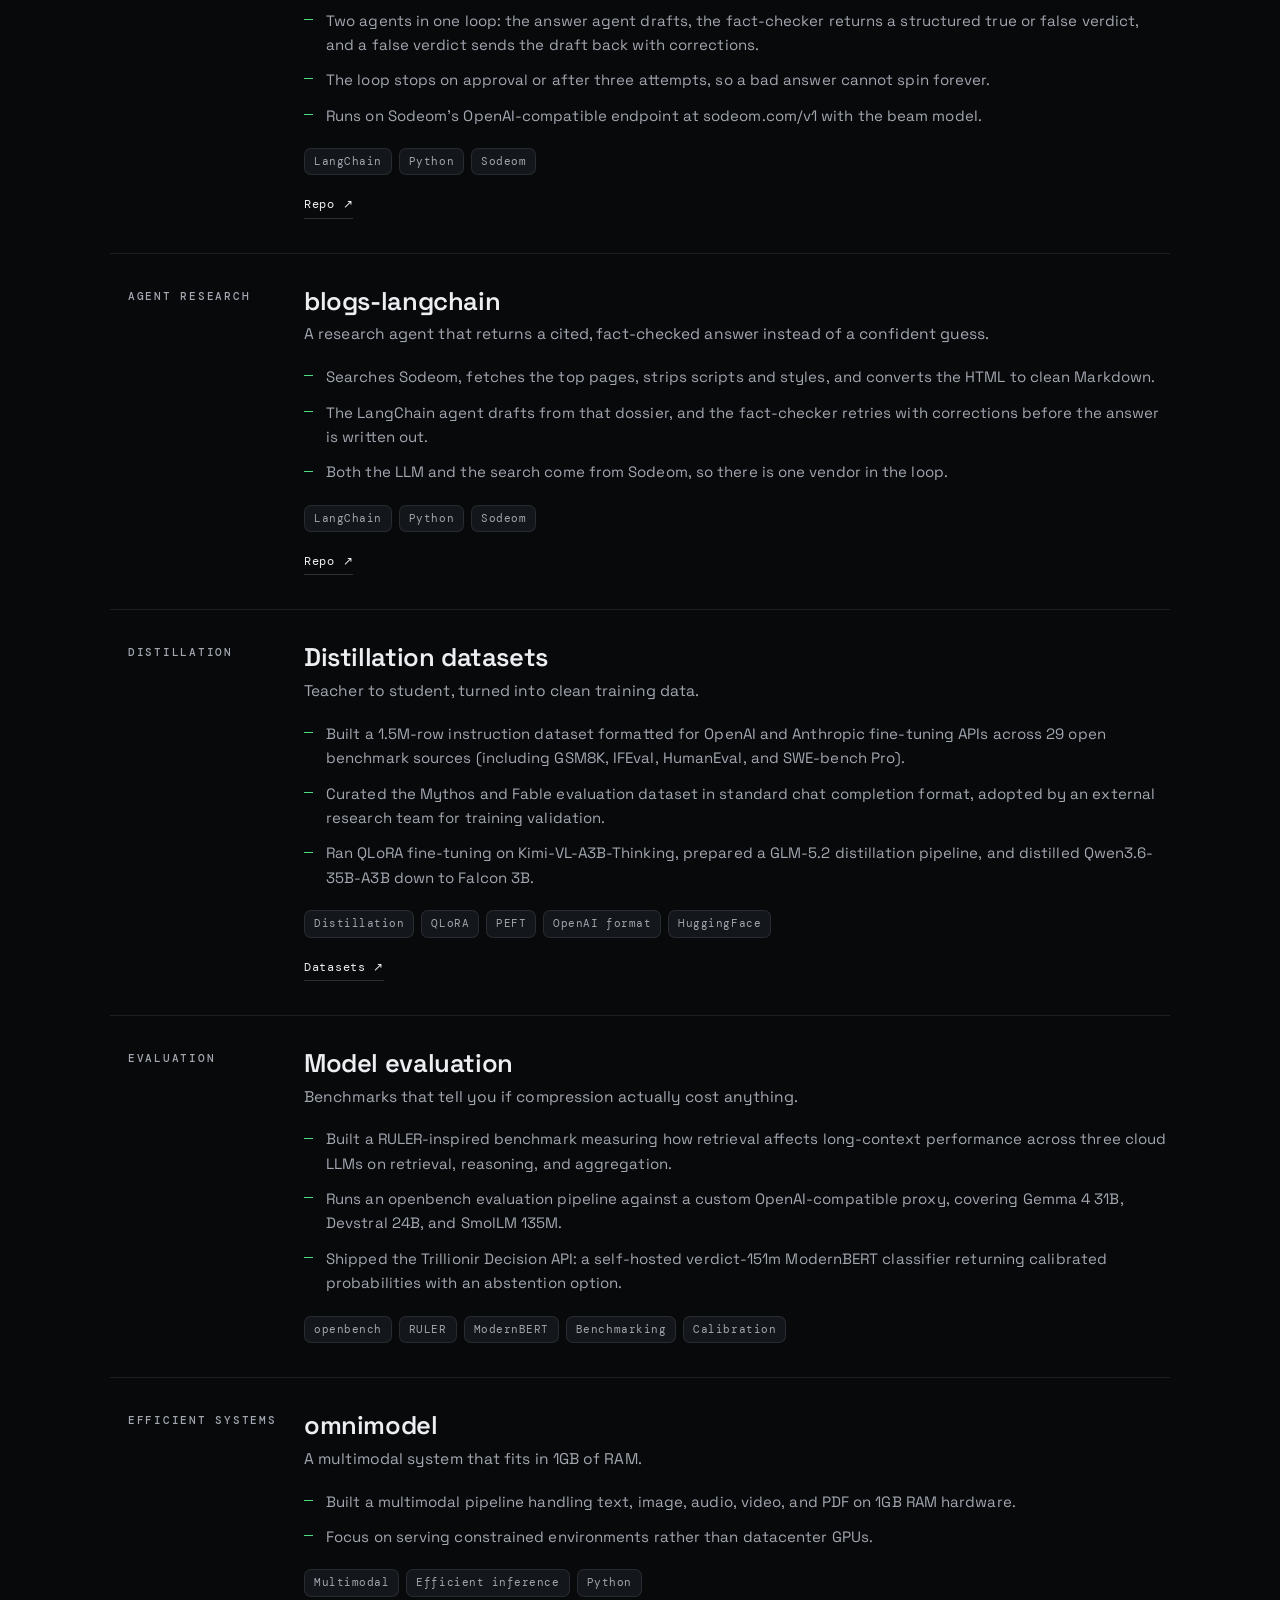
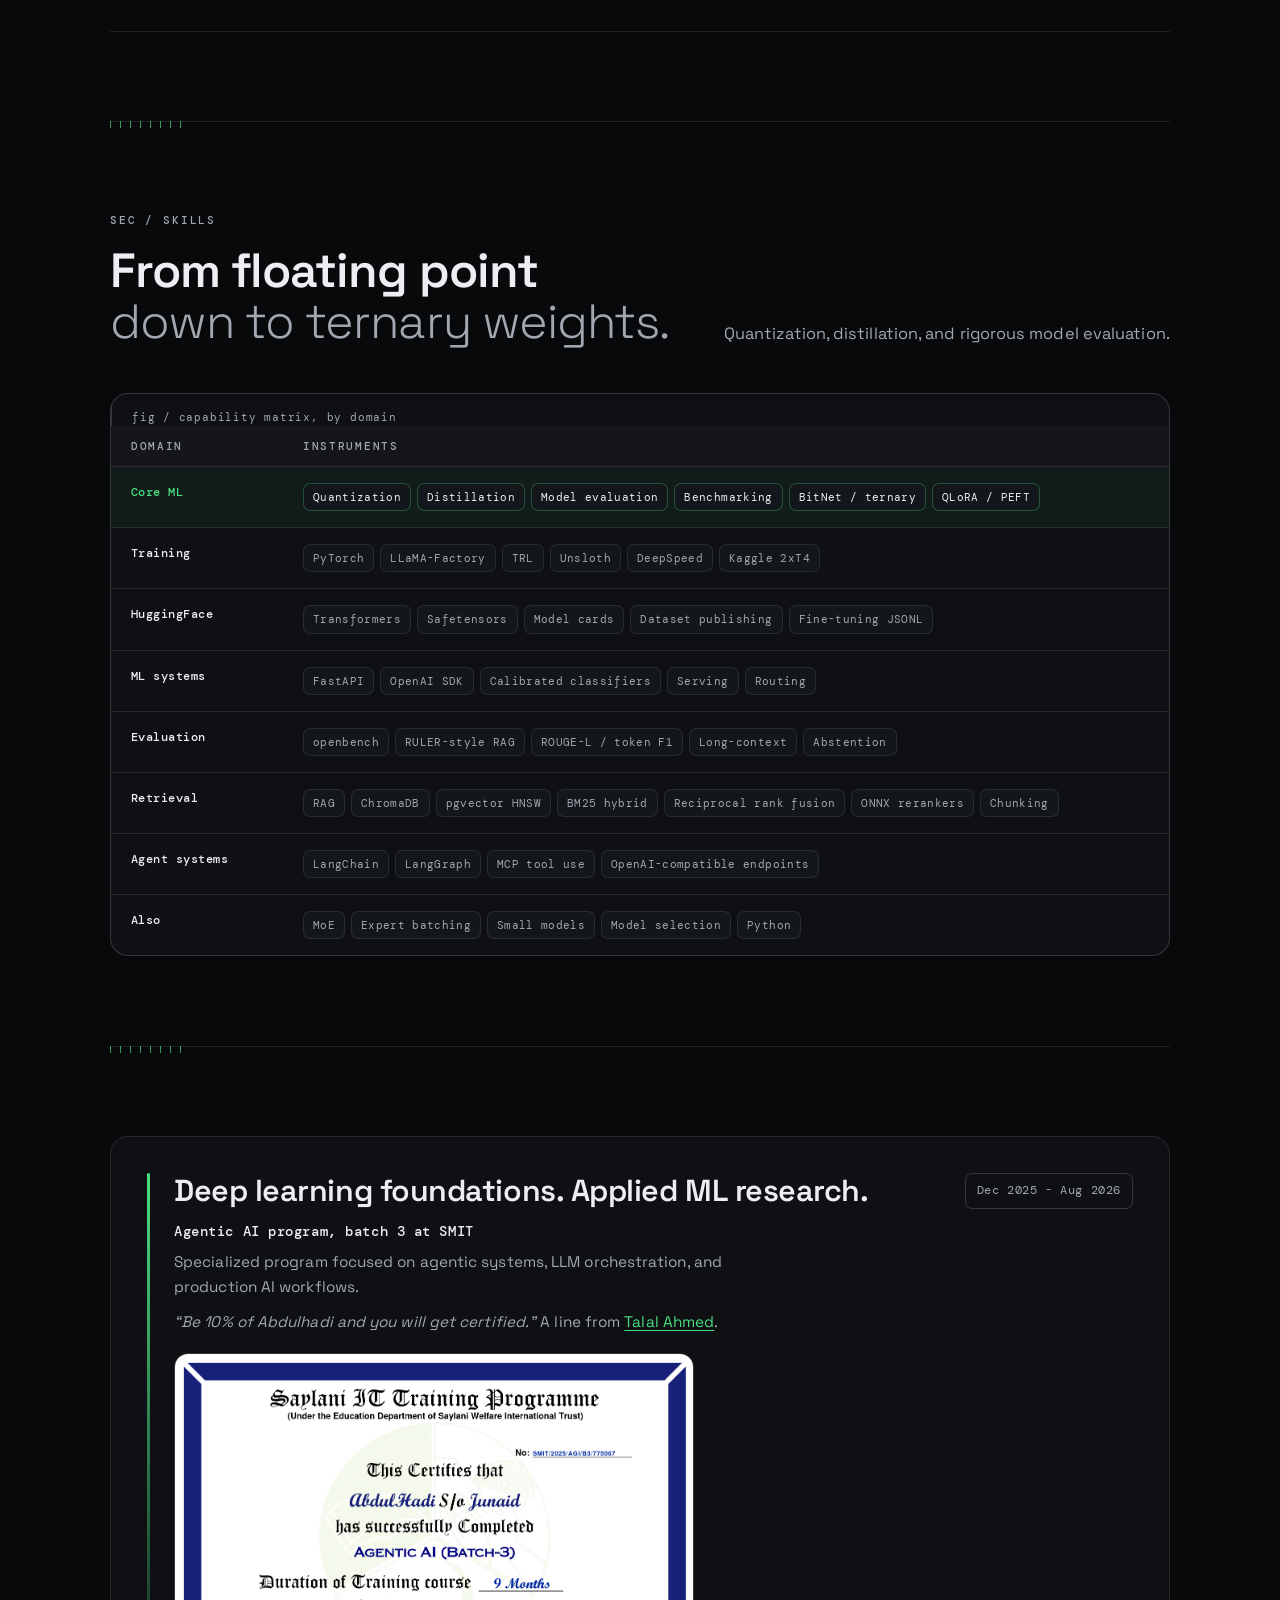
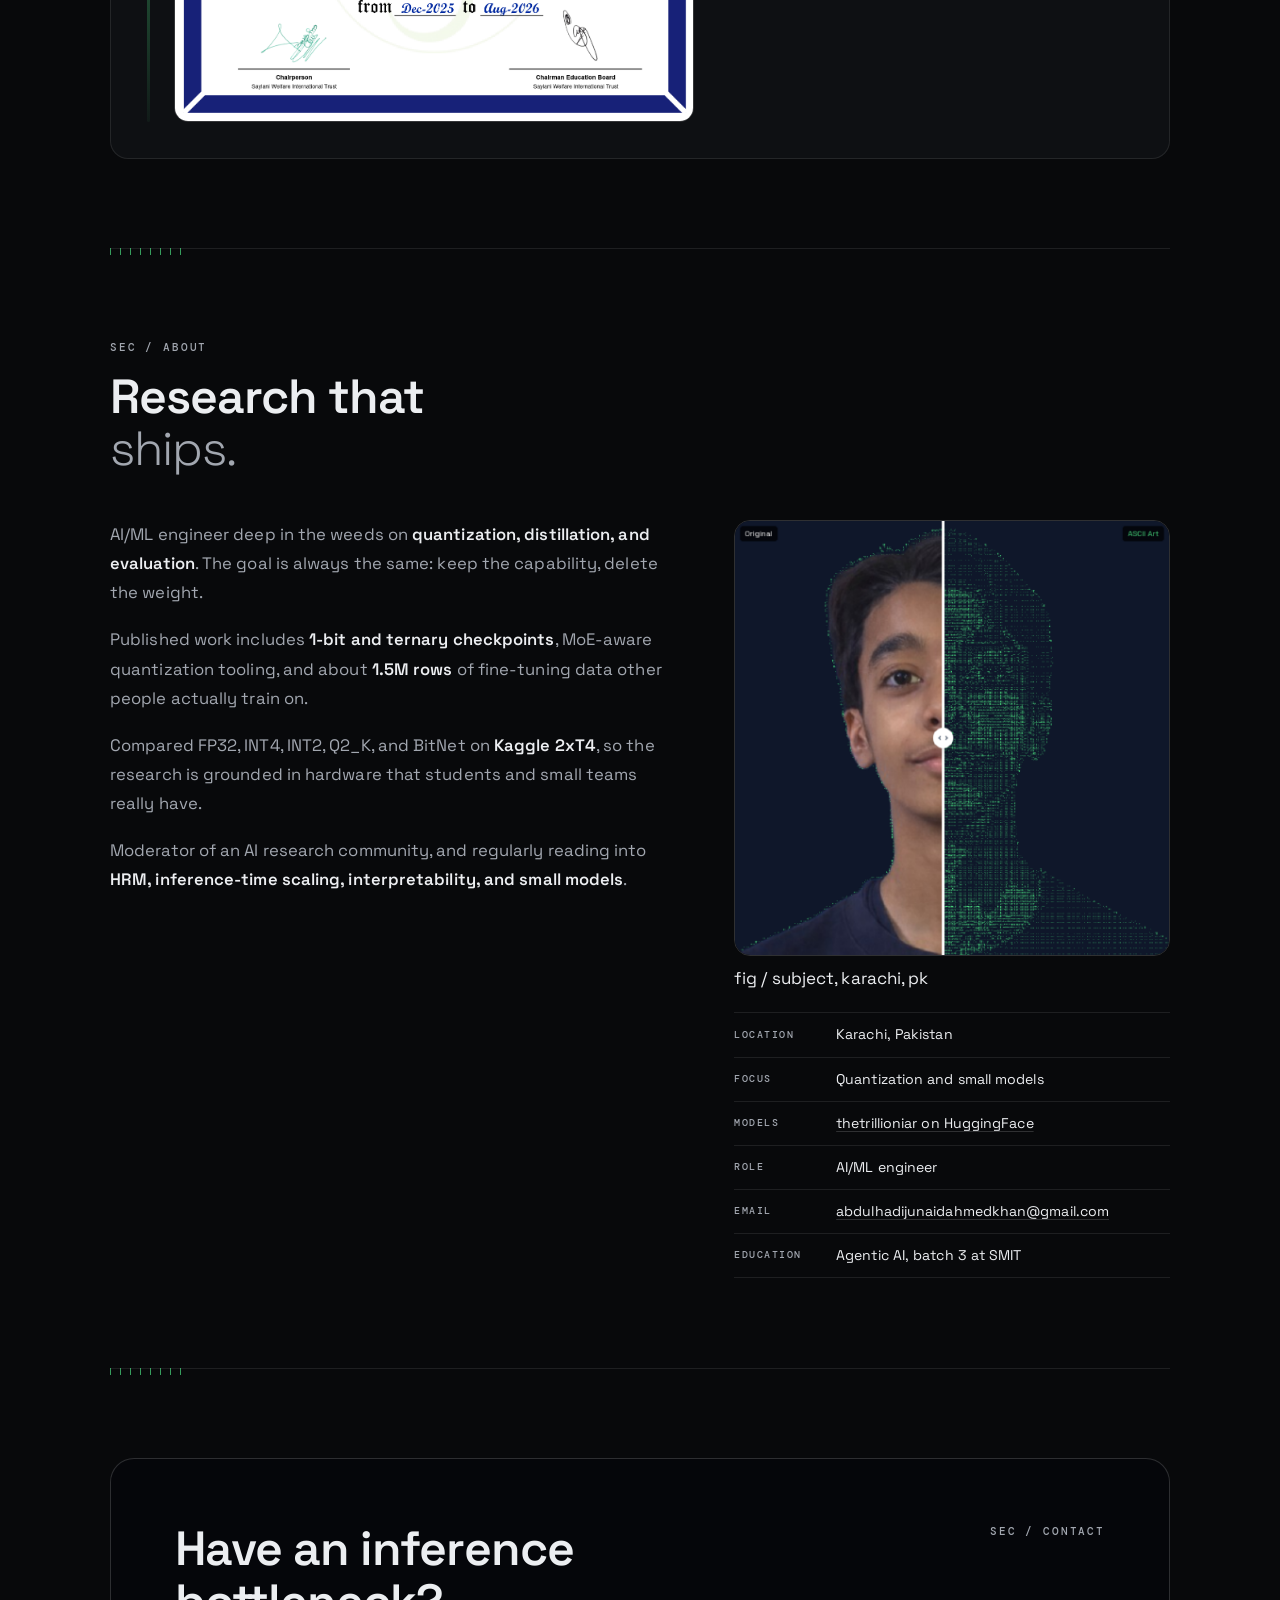
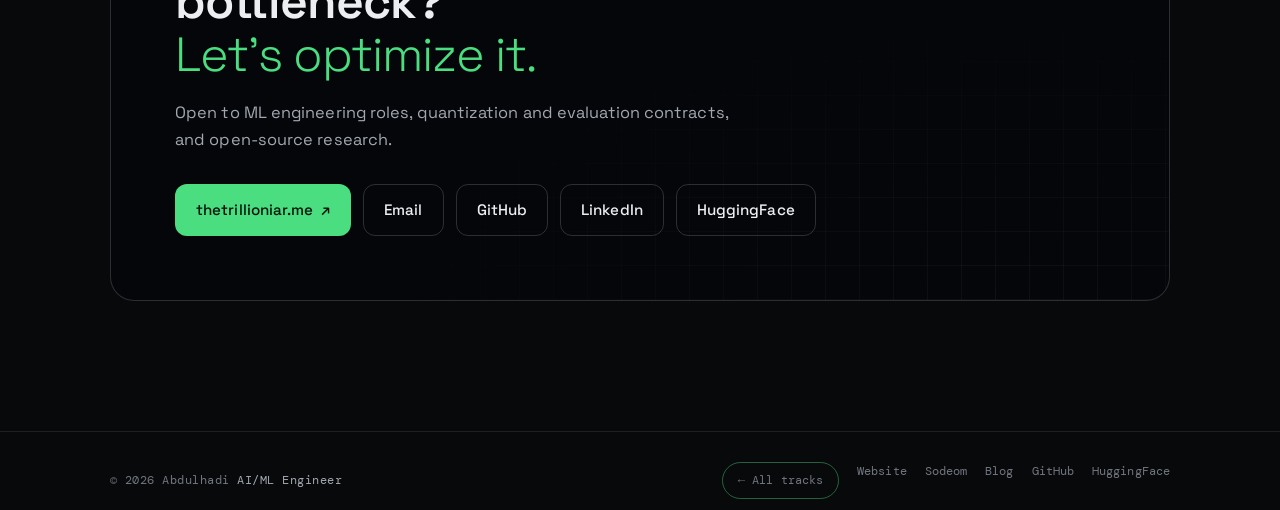
<file: ai-ml-engineer.html>
<!DOCTYPE html>
<html lang="en" data-role="ai-ml">
<head>
<meta charset="UTF-8">
<meta name="viewport" content="width=device-width, initial-scale=1.0">
<title>Abdulhadi | AI/ML Engineer - Quantization & Distillation</title>
<meta name="description" content="Abdulhadi is an AI/ML engineer focused on 1.58-bit ternary models, BitNet quantization, fine-tuning datasets, and openbench model evaluation.">
<meta name="author" content="Abdulhadi Junaid">
<meta name="theme-color" content="#08090b">
<link rel="canonical" href="https://abdulhadi-sodeom.netlify.app/ai-ml-engineer.html">
<link rel="icon" type="image/svg+xml" href="favicon.svg">

<!-- Open Graph / Social Sharing -->
<meta property="og:site_name" content="Abdulhadi">
<meta property="og:type" content="profile">
<meta property="og:title" content="Abdulhadi | AI/ML Engineer - Quantization & Distillation">
<meta property="og:description" content="1.58-bit ternary models, BitNet quantization, student-teacher distillation, and openbench evaluation.">
<meta property="og:url" content="https://abdulhadi-sodeom.netlify.app/ai-ml-engineer.html">
<meta property="og:image" content="https://abdulhadi-sodeom.netlify.app/assets/portrait.png">
<meta property="og:locale" content="en_US">

<!-- Twitter Cards -->
<meta name="twitter:card" content="summary">
<meta name="twitter:title" content="Abdulhadi | AI/ML Engineer - Quantization & Distillation">
<meta name="twitter:description" content="1.58-bit ternary models, BitNet quantization, student-teacher distillation, and openbench evaluation.">
<meta name="twitter:image" content="https://abdulhadi-sodeom.netlify.app/assets/portrait.png">

<!-- AEO & Search Structured Data (JSON-LD) -->
<script type="application/ld+json">
{
  "@context": "https://schema.org",
  "@graph": [
    {
      "@type": "ProfilePage",
      "@id": "https://abdulhadi-sodeom.netlify.app/ai-ml-engineer.html#page",
      "url": "https://abdulhadi-sodeom.netlify.app/ai-ml-engineer.html",
      "name": "Abdulhadi - AI/ML Engineer Portfolio",
      "description": "Quantization, distillation, and rigorous model evaluation portfolio.",
      "mainEntity": { "@id": "https://abdulhadi-sodeom.netlify.app/ai-ml-engineer.html#person" }
    },
    {
      "@type": "Person",
      "@id": "https://abdulhadi-sodeom.netlify.app/ai-ml-engineer.html#person",
      "name": "Abdulhadi Junaid",
      "alternateName": ["Abdulhadi", "thetrillioniar", "Abdulhadi446"],
      "jobTitle": "AI/ML Engineer",
      "image": "https://abdulhadi-sodeom.netlify.app/assets/portrait.png",
      "url": "https://abdulhadi-sodeom.netlify.app/ai-ml-engineer.html",
      "homeLocation": { "@type": "Place", "name": "Karachi, Pakistan" },
      "alumniOf": { "@type": "EducationalOrganization", "name": "Saylani Mass IT Training (SMIT)" },
      "sameAs": [
        "https://github.com/Abdulhadi446",
        "https://huggingface.co/thetrillioniar",
        "https://www.linkedin.com/in/abdulhadi-junaid-485795378/"
      ],
      "knowsAbout": [
        "1.58-bit Ternary Quantization",
        "BitNet b1.58",
        "Model Distillation",
        "QLoRA / PEFT",
        "PyTorch",
        "Transformers",
        "LLaMA-Factory",
        "openbench",
        "Kaggle 2xT4 GPU Computing"
      ]
    }
  ]
}
</script>
<script>document.documentElement.classList.add('js');</script>
<link rel="preconnect" href="https://fonts.googleapis.com">
<link rel="preconnect" href="https://fonts.gstatic.com" crossorigin>
<link href="https://fonts.googleapis.com/css2?family=DM+Mono:wght@400;500&family=Space+Grotesk:wght@300;400;500;600;700&display=swap" rel="stylesheet">
<link rel="stylesheet" href="styles/base.css">
<link rel="stylesheet" href="styles/ai-ml-engineer.css">
</head>
<body>

<a class="skip-link" href="#main">Skip to content</a>

<div class="grain" aria-hidden="true"></div>

<div class="nav-shell">
  <nav aria-label="Primary">
    <a href="index.html" class="logo"><span class="logo-mark" aria-hidden="true">A</span> Abdulhadi <span class="role-name">/ai-ml</span></a>
    <div class="nav-links">
      <a href="#work">Work</a>
      <a href="#skills">Skills</a>
      <a href="#education">Education</a>
      <a href="#about">About</a>
      <a href="#contact">Contact</a>
    </div>
    <div class="nav-tools">
      <a href="index.html" class="nav-home">All tracks</a>
      <a href="#contact" class="nav-cta">Start a conversation <span aria-hidden="true">&#8599;</span></a>
      <button class="menu-toggle" type="button" aria-expanded="false" aria-controls="mobile-menu" aria-label="Open navigation menu"><span></span><span></span></button>
    </div>
  </nav>
  <div class="mobile-menu" id="mobile-menu">
    <a href="#work">Work</a>
    <a href="#skills">Skills</a>
    <a href="#education">Education</a>
    <a href="#about">About</a>
    <a href="#contact">Contact</a>
    <a href="index.html">All tracks</a>
  </div>
</div>

<div class="wrap" id="main">

  <header class="hero">
    <div class="hero-copy">
      <p class="eyebrow">AI/ML Engineer</p>
      <h1 class="hero-title">Compressing models to their <span class="cond">essence</span>.</h1>
      <p class="lede">Quantization, distillation, and evaluation. Making big models small enough to actually run, and proving they still work.</p>
      <div class="hero-cta">
        <a href="#work" class="btn btn-primary">See the work <span aria-hidden="true">&#8595;</span></a>
        <a href="#contact" class="text-link">Get in touch</a>
      </div>
    </div>

    <aside class="hero-aside reveal" data-tilt>
      <dl class="specimen">
        <div class="spec-row"><dt>Subject</dt><dd>Qwen3-8B, 8B parameters</dd></div>
        <div class="spec-row"><dt>Target</dt><dd>1.58-bit ternary weights</dd></div>
        <div class="spec-row"><dt>Bench</dt><dd>Kaggle 2xT4, LLaMA-Factory + TRL</dd></div>
      </dl>
      <figure class="ladder">
        <figcaption class="fig-cap">fig / weight precision, fp32 to ternary</figcaption>
        <div class="ladder-rows">
          <div class="ladder-row"><span class="lk">FP32</span><span class="lt"><span class="lb" style="--w:100%"></span></span><span class="lv">32.0</span></div>
          <div class="ladder-row"><span class="lk">INT4</span><span class="lt"><span class="lb" style="--w:12.5%"></span></span><span class="lv">4.0</span></div>
          <div class="ladder-row"><span class="lk">INT2</span><span class="lt"><span class="lb" style="--w:6.25%"></span></span><span class="lv">2.0</span></div>
          <div class="ladder-row"><span class="lk">Q2_K</span><span class="lt"><span class="lb" style="--w:6.75%"></span></span><span class="lv">~2.16</span></div>
          <div class="ladder-row is-signal"><span class="lk">BitNet</span><span class="lt"><span class="lb" style="--w:4.94%"></span></span><span class="lv">1.58</span></div>
        </div>
        <div class="ladder-axis" aria-hidden="true"><span>0</span><span>8</span><span>16</span><span>24</span><span>32</span></div>
        <p class="ladder-unit">bits per weight</p>
      </figure>
      <div class="panel-foot">
        <span class="live-dot" aria-hidden="true"></span>
        <div class="panel-foot-copy">
          <h2>TriMind</h2>
          <p>BitNet and ternary quantization, distilled and benchmarked in the open.</p>
        </div>
        <a href="https://huggingface.co/thetrillioniar" target="_blank" rel="noopener" class="signal-link" aria-label="Abdulhadi models on HuggingFace">See the models <span aria-hidden="true">&#8599;</span></a>
      </div>
    </aside>
  </header>

  <div class="proof-strip reveal" aria-label="Research">
    <span class="proof-k">Research</span>
    <div class="proof-item"><strong data-count="29">29</strong><small>benchmark sources curated</small></div><div class="proof-item"><strong data-count="976">976</strong><small>finetune dataset pulls / mo</small></div><div class="proof-item"><strong data-count="95">95</strong><small>bitnet model pulls / mo</small></div>
    <a href="https://huggingface.co/thetrillioniar" target="_blank" rel="noopener" aria-label="Abdulhadi on HuggingFace">On HuggingFace &#8599;</a>
  </div>

  <section id="work">
    <div class="sec-head reveal">
      <h2>Quantize. Distill.<br><span>Then measure.</span></h2>
      <p class="sec-sub">Research that ships as tools, checkpoints, and datasets anyone can pull.</p>
    </div>
    <article class="work-featured reveal" data-tilt>
      <div class="wf-grid">
        <div class="wf-main">
          <p class="wf-role">Open-source research</p>
          <h3>TriMind</h3>
          <p class="wf-desc">Quantization and distillation research, open-sourced and published.</p>
          <ul class="wf-list"><li>Compared Qwen3-8B quantization tiers, FP32, INT4, INT2, Q2_K, and BitNet, on Kaggle 2xT4 using LLaMA-Factory and TRL.</li><li>Built quant-it, a 1-bit and ternary quantization tool that is MoE-aware, with expert batch streaming and STE distillation, tuned for 2x T4 and 32GB RAM.</li><li>Published thetrillioniar/Qwen3-8B-1Q and gemma-4-12b-bitnet on HuggingFace as pullable checkpoints.</li><li>Shipped trimind-bitnet, a post-training pipeline that swaps every nn.Linear for a TernaryLinear with hardware auto-detect across CUDA, TPU, and CPU.</li></ul>
          <div class="p-tags"><span class="tag">Quantization</span><span class="tag">BitNet</span><span class="tag">ternary</span><span class="tag">LLaMA-Factory</span><span class="tag">TRL</span><span class="tag">PyTorch</span><span class="tag">Unsloth</span></div>
        </div>
        <div class="wf-side">
          <figure class="work-shot">
            <img src="assets/work-trillionir.jpg" alt="The Trillionir AI homepage showing open-source models behind one API" width="960" height="600" loading="lazy">
            <figcaption class="shot-cap">fig / the trillionir homepage: open-source models behind one API</figcaption>
          </figure>
          <div class="project-metric"><strong>1.58</strong><span>bit ternary<br>weights</span></div>
          <a href="https://huggingface.co/thetrillioniar" target="_blank" rel="noopener" class="p-link" aria-label="Abdulhadi on HuggingFace">HuggingFace <span aria-hidden="true">&#8599;</span></a>
        </div>
      </div>
    </article>
    <div class="work-list">
      <article class="work-item reveal">
        <div class="wi-grid">
          <p class="wf-role">Fine-tuning, evals</p>
          <div class="wi-body">
            <h3>Creative Swearing Generator</h3>
            <p class="wf-desc">A style-conditioned insult model, plus the dataset and benchmark built around it.</p>
            <ul class="wi-list"><li>Fine-tuned Qwen3.5-0.8B-Base with QLoRA on 561 records across eight registers, from Shakespearean and Grose's 1785 slang to RoastMe and absurdist.</li><li>Built the Sewer benchmark: 27 held-out cases across seven style registers, scored with exact match, token F1 and ROUGE-L, with a per-style breakdown.</li><li>The useful lesson: overlap metrics punish creative output. A sharp line that looks nothing like the reference can score near zero, so diversity, style adherence and LLM judges are next.</li></ul>
            <div class="p-tags"><span class="tag">QLoRA</span><span class="tag">Qwen</span><span class="tag">Evals</span><span class="tag">Dataset</span><span class="tag">Python</span></div>
            <a href="https://github.com/Abdulhadi446/ml-swearer" target="_blank" rel="noopener" class="p-link" aria-label="Creative Swearing Generator repository">Repo <span aria-hidden="true">&#8599;</span></a>
          </div>
        </div>
      </article>
      <article class="work-item reveal">
        <div class="wi-grid">
          <p class="wf-role">Retrieval, MCP</p>
          <div class="wi-body">
            <h3>easy-rag and rag/mcp</h3>
            <p class="wf-desc">A terminal RAG workbench, and the same retrieval pipeline behind an MCP server.</p>
            <ul class="wi-list"><li>easy-rag indexes text, Markdown and PDFs into Chroma and chats through any OpenAI-compatible model from a Textual TUI or CLI.</li><li>Hybrid search fuses BM25 and dense hits with reciprocal rank fusion, then a quantized ms-marco cross-encoder reranks 20 candidates to 5, running as a roughly 23 MB ONNX model on CPU.</li><li>rag/mcp wraps the pipeline in a Streamable HTTP MCP server with five agent tools, Postgres plus pgvector HNSW, six chunkers and local ONNX embeddings.</li><li>Tenant isolation is bound to the request with a ContextVar; 49 tests include an adversarial user B query against user A's chunk.</li></ul>
            <div class="p-tags"><span class="tag">RAG</span><span class="tag">ChromaDB</span><span class="tag">pgvector</span><span class="tag">MCP</span><span class="tag">ONNX</span><span class="tag">Python</span></div>
            <div class="p-links">
              <a href="https://github.com/Abdulhadi446/easy-rag-for-agent" target="_blank" rel="noopener" class="p-link" aria-label="easy-rag repository">easy-rag <span aria-hidden="true">&#8599;</span></a>
              <a href="https://github.com/Abdulhadi446/easy-rag-for-agent-with-mcp" target="_blank" rel="noopener" class="p-link" aria-label="rag/mcp repository">rag/mcp <span aria-hidden="true">&#8599;</span></a>
            </div>
          </div>
        </div>
      </article>
      <article class="work-item reveal">
        <div class="wi-grid">
          <p class="wf-role">Agent graph</p>
          <div class="wi-body">
            <h3>Car Aura Collector</h3>
            <p class="wf-desc">A LangGraph agent that picks one car, hunts its shoot across the web, and keeps ten frames.</p>
            <ul class="wi-list"><li>StateGraph with plan, harvest, rate and save nodes, plus a conditional edge back to harvest when portrait shots run short.</li><li>ddgs harvest with a 640px floor, watermark and AI-art blocklists, and perceptual-hash dedupe on every candidate.</li><li>Rating started on Gemma-4 on Ollama Cloud, scoring aura and flagging real photos versus renders, before the graph moved to a local rater.</li><li>Four unattended runs a day, one git commit per batch, and a Flask gallery that serves the archive.</li></ul>
            <div class="p-tags"><span class="tag">LangGraph</span><span class="tag">Make.com</span><span class="tag">Python</span><span class="tag">Flask</span><span class="tag">Ollama</span></div>
            <div class="p-links">
              <a href="https://vistacars.thetrillioniar.me" target="_blank" rel="noopener" class="p-link" aria-label="Vista Cars live gallery">Live gallery <span aria-hidden="true">&#8599;</span></a>
              <a href="https://github.com/Abdulhadi446/image-collector" target="_blank" rel="noopener" class="p-link" aria-label="Car Aura Collector repository">Repo <span aria-hidden="true">&#8599;</span></a>
            </div>
          </div>
        </div>
      </article>
      <article class="work-item reveal">
        <div class="wi-grid">
          <p class="wf-role">Agent verification</p>
          <div class="wi-body">
            <h3>LangChain Q&amp;A agent</h3>
            <p class="wf-desc">An answer agent with a separate fact-checker that can reject the draft.</p>
            <ul class="wi-list"><li>Two agents in one loop: the answer agent drafts, the fact-checker returns a structured true or false verdict, and a false verdict sends the draft back with corrections.</li><li>The loop stops on approval or after three attempts, so a bad answer cannot spin forever.</li><li>Runs on Sodeom's OpenAI-compatible endpoint at sodeom.com/v1 with the beam model.</li></ul>
            <div class="p-tags"><span class="tag">LangChain</span><span class="tag">Python</span><span class="tag">Sodeom</span></div>
            <a href="https://github.com/Abdulhadi446/langchain" target="_blank" rel="noopener" class="p-link" aria-label="LangChain Q and A agent repository">Repo <span aria-hidden="true">&#8599;</span></a>
          </div>
        </div>
      </article>
      <article class="work-item reveal">
        <div class="wi-grid">
          <p class="wf-role">Agent research</p>
          <div class="wi-body">
            <h3>blogs-langchain</h3>
            <p class="wf-desc">A research agent that returns a cited, fact-checked answer instead of a confident guess.</p>
            <ul class="wi-list"><li>Searches Sodeom, fetches the top pages, strips scripts and styles, and converts the HTML to clean Markdown.</li><li>The LangChain agent drafts from that dossier, and the fact-checker retries with corrections before the answer is written out.</li><li>Both the LLM and the search come from Sodeom, so there is one vendor in the loop.</li></ul>
            <div class="p-tags"><span class="tag">LangChain</span><span class="tag">Python</span><span class="tag">Sodeom</span></div>
            <a href="https://github.com/Abdulhadi446/blogs-langchain" target="_blank" rel="noopener" class="p-link" aria-label="blogs-langchain repository">Repo <span aria-hidden="true">&#8599;</span></a>
          </div>
        </div>
      </article>
      <article class="work-item reveal">
        <div class="wi-grid">
          <p class="wf-role">Distillation</p>
          <div class="wi-body">
            <h3>Distillation datasets</h3>
            <p class="wf-desc">Teacher to student, turned into clean training data.</p>
            <ul class="wi-list"><li>Built a 1.5M-row instruction dataset formatted for OpenAI and Anthropic fine-tuning APIs across 29 open benchmark sources (including GSM8K, IFEval, HumanEval, and SWE-bench Pro).</li><li>Curated the Mythos and Fable evaluation dataset in standard chat completion format, adopted by an external research team for training validation.</li><li>Ran QLoRA fine-tuning on Kimi-VL-A3B-Thinking, prepared a GLM-5.2 distillation pipeline, and distilled Qwen3.6-35B-A3B down to Falcon 3B.</li></ul>
            <div class="p-tags"><span class="tag">Distillation</span><span class="tag">QLoRA</span><span class="tag">PEFT</span><span class="tag">OpenAI format</span><span class="tag">HuggingFace</span></div>
            <a href="https://huggingface.co/thetrillioniar" target="_blank" rel="noopener" class="p-link" aria-label="Abdulhadi datasets on HuggingFace">Datasets <span aria-hidden="true">&#8599;</span></a>
          </div>
        </div>
      </article>
      <article class="work-item reveal">
        <div class="wi-grid">
          <p class="wf-role">Evaluation</p>
          <div class="wi-body">
            <h3>Model evaluation</h3>
            <p class="wf-desc">Benchmarks that tell you if compression actually cost anything.</p>
            <ul class="wi-list"><li>Built a RULER-inspired benchmark measuring how retrieval affects long-context performance across three cloud LLMs on retrieval, reasoning, and aggregation.</li><li>Runs an openbench evaluation pipeline against a custom OpenAI-compatible proxy, covering Gemma 4 31B, Devstral 24B, and SmolLM 135M.</li><li>Shipped the Trillionir Decision API: a self-hosted verdict-151m ModernBERT classifier returning calibrated probabilities with an abstention option.</li></ul>
            <div class="p-tags"><span class="tag">openbench</span><span class="tag">RULER</span><span class="tag">ModernBERT</span><span class="tag">Benchmarking</span><span class="tag">Calibration</span></div>
          </div>
        </div>
      </article>
      <article class="work-item reveal">
        <div class="wi-grid">
          <p class="wf-role">Efficient systems</p>
          <div class="wi-body">
            <h3>omnimodel</h3>
            <p class="wf-desc">A multimodal system that fits in 1GB of RAM.</p>
            <ul class="wi-list"><li>Built a multimodal pipeline handling text, image, audio, video, and PDF on 1GB RAM hardware.</li><li>Focus on serving constrained environments rather than datacenter GPUs.</li></ul>
            <div class="p-tags"><span class="tag">Multimodal</span><span class="tag">Efficient inference</span><span class="tag">Python</span></div>
          </div>
        </div>
      </article>
    </div>
  </section>

  <section id="skills">
    <div class="sec-head reveal">
      <h2>From floating point<br><span>down to ternary weights.</span></h2>
      <p class="sec-sub">Quantization, distillation, and rigorous model evaluation.</p>
    </div>
    <div class="spec-wrap reveal">
      <table class="spec-table">
        <caption class="fig-cap">fig / capability matrix, by domain</caption>
        <thead>
          <tr><th scope="col">Domain</th><th scope="col">Instruments</th></tr>
        </thead>
        <tbody>
          <tr class="is-signal"><th scope="row">Core ML</th><td><span class="chip">Quantization</span><span class="chip">Distillation</span><span class="chip">Model evaluation</span><span class="chip">Benchmarking</span><span class="chip">BitNet / ternary</span><span class="chip">QLoRA / PEFT</span></td></tr>
          <tr><th scope="row">Training</th><td><span class="chip">PyTorch</span><span class="chip">LLaMA-Factory</span><span class="chip">TRL</span><span class="chip">Unsloth</span><span class="chip">DeepSpeed</span><span class="chip">Kaggle 2xT4</span></td></tr>
          <tr><th scope="row">HuggingFace</th><td><span class="chip">Transformers</span><span class="chip">Safetensors</span><span class="chip">Model cards</span><span class="chip">Dataset publishing</span><span class="chip">Fine-tuning JSONL</span></td></tr>
          <tr><th scope="row">ML systems</th><td><span class="chip">FastAPI</span><span class="chip">OpenAI SDK</span><span class="chip">Calibrated classifiers</span><span class="chip">Serving</span><span class="chip">Routing</span></td></tr>
          <tr><th scope="row">Evaluation</th><td><span class="chip">openbench</span><span class="chip">RULER-style RAG</span><span class="chip">ROUGE-L / token F1</span><span class="chip">Long-context</span><span class="chip">Abstention</span></td></tr>
          <tr><th scope="row">Retrieval</th><td><span class="chip">RAG</span><span class="chip">ChromaDB</span><span class="chip">pgvector HNSW</span><span class="chip">BM25 hybrid</span><span class="chip">Reciprocal rank fusion</span><span class="chip">ONNX rerankers</span><span class="chip">Chunking</span></td></tr>
          <tr><th scope="row">Agent systems</th><td><a class="chip" href="https://www.langchain.com" target="_blank" rel="noopener" aria-label="LangChain">LangChain</a><a class="chip" href="https://www.langchain.com/langgraph" target="_blank" rel="noopener" aria-label="LangGraph">LangGraph</a><span class="chip">MCP tool use</span><span class="chip">OpenAI-compatible endpoints</span></td></tr>
          <tr><th scope="row">Also</th><td><span class="chip">MoE</span><span class="chip">Expert batching</span><span class="chip">Small models</span><span class="chip">Model selection</span><span class="chip">Python</span></td></tr>
        </tbody>
      </table>
    </div>
  </section>

  <section id="education">
    <div class="edu reveal">
      <div class="edu-bar" aria-hidden="true"></div>
      <div class="edu-main">
        <h2 class="edu-title">Deep learning foundations. Applied ML research.</h2>
        <h3>Agentic AI program, batch 3 at SMIT</h3>
        <p>Specialized program focused on agentic systems, LLM orchestration, and production AI workflows.</p>
        <p class="certificate-quote">“Be 10% of Abdulhadi and you will get certified.” <span> A line from <a href="https://www.linkedin.com/in/talal--ahmed/" target="_blank" rel="noopener">Talal Ahmed</a>.</span></p>
        <a class="certificate-link" href="assets/agentic-ai-certificate.pdf" target="_blank" rel="noopener" aria-label="Open Agentic AI certificate PDF"><img src="assets/agentic-ai-certificate.png" alt="Saylani Agentic AI Batch 3 certificate" width="1285" height="910" loading="lazy"></a>
      </div>
      <div class="edu-dates">Dec 2025 - Aug 2026</div>
    </div>
  </section>

  <section id="about">
    <div class="sec-head reveal">
      <h2>Research that<br><span>ships.</span></h2>
    </div>
    <div class="about-grid">
      <div class="about-text reveal">
        <p>AI/ML engineer deep in the weeds on <strong>quantization, distillation, and evaluation</strong>. The goal is always the same: keep the capability, delete the weight.</p>
        <p>Published work includes <strong>1-bit and ternary checkpoints</strong>, MoE-aware quantization tooling, and about <strong>1.5M rows</strong> of fine-tuning data other people actually train on.</p>
        <p>Compared FP32, INT4, INT2, Q2_K, and BitNet on <strong>Kaggle 2xT4</strong>, so the research is grounded in hardware that students and small teams really have.</p>
        <p>Moderator of an AI research community, and regularly reading into <strong>HRM, inference-time scaling, interpretability, and small models</strong>.</p>
      </div>
      <div class="about-side reveal">
        <figure class="portrait">
          <img src="assets/portrait.png" alt="Portrait of Abdulhadi" width="460" height="460" loading="lazy">
          <figcaption class="shot-cap">fig / subject, karachi, pk</figcaption>
        </figure>
        <dl class="dossier">
<div class="dossier-row"><dt>Location</dt><dd>Karachi, Pakistan</dd></div><div class="dossier-row"><dt>Focus</dt><dd>Quantization and small models</dd></div><div class="dossier-row"><dt>Models</dt><dd><a href="https://huggingface.co/thetrillioniar" target="_blank" rel="noopener">thetrillioniar on HuggingFace</a></dd></div><div class="dossier-row"><dt>Role</dt><dd>AI/ML engineer</dd></div><div class="dossier-row"><dt>Email</dt><dd><a href="mailto:abdulhadijunaidahmedkhan@gmail.com">abdulhadijunaidahmedkhan@gmail.com</a></dd></div><div class="dossier-row"><dt>Education</dt><dd>Agentic AI, batch 3 at SMIT</dd></div>
        </dl>
      </div>
    </div>
  </section>

  <section id="contact">
    <div class="contact-box reveal">
      <h2>Have an inference bottleneck?<br><em>Let's optimize it.</em></h2>
      <p>Open to ML engineering roles, quantization and evaluation contracts, and open-source research.</p>
      <div class="contact-links">
        <a href="https://thetrillioniar.me" target="_blank" rel="noopener" class="btn btn-primary" aria-label="Open thetrillioniar.me in a new tab">thetrillioniar.me <span aria-hidden="true">&#8599;</span></a>
        <a href="mailto:abdulhadijunaidahmedkhan@gmail.com" class="btn btn-ghost" aria-label="Email abdulhadijunaidahmedkhan@gmail.com">Email</a>
        <a href="https://github.com/Abdulhadi446" target="_blank" rel="noopener" class="btn btn-ghost" aria-label="Abdulhadi on GitHub">GitHub</a>
        <a href="https://www.linkedin.com/in/abdulhadi-junaid-485795378/" target="_blank" rel="noopener" class="btn btn-ghost" aria-label="Abdulhadi on LinkedIn">LinkedIn</a>
        <a href="https://huggingface.co/thetrillioniar" target="_blank" rel="noopener" class="btn btn-ghost" aria-label="Abdulhadi on HuggingFace">HuggingFace</a>
      </div>
    </div>
  </section>

</div>

<footer>
  <div class="wrap foot-in">
    <div class="foot-copy">&copy; 2026 Abdulhadi <span>AI/ML Engineer</span></div>
    <div class="foot-links">
      <a href="index.html" class="foot-back">&#8592; All tracks</a>
      <a href="https://thetrillioniar.me" target="_blank" rel="noopener">Website</a>
      <a href="https://sodeom.com" target="_blank" rel="noopener">Sodeom</a>
      <a href="https://blogs.thetrillioniar.me" target="_blank" rel="noopener">Blog</a>
      <a href="https://github.com/Abdulhadi446" target="_blank" rel="noopener">GitHub</a>
      <a href="https://huggingface.co/thetrillioniar" target="_blank" rel="noopener">HuggingFace</a>
    </div>
  </div>
</footer>

<script src="script.js"></script>
<script src="effects.js"></script>
</body>
</html>
</file>
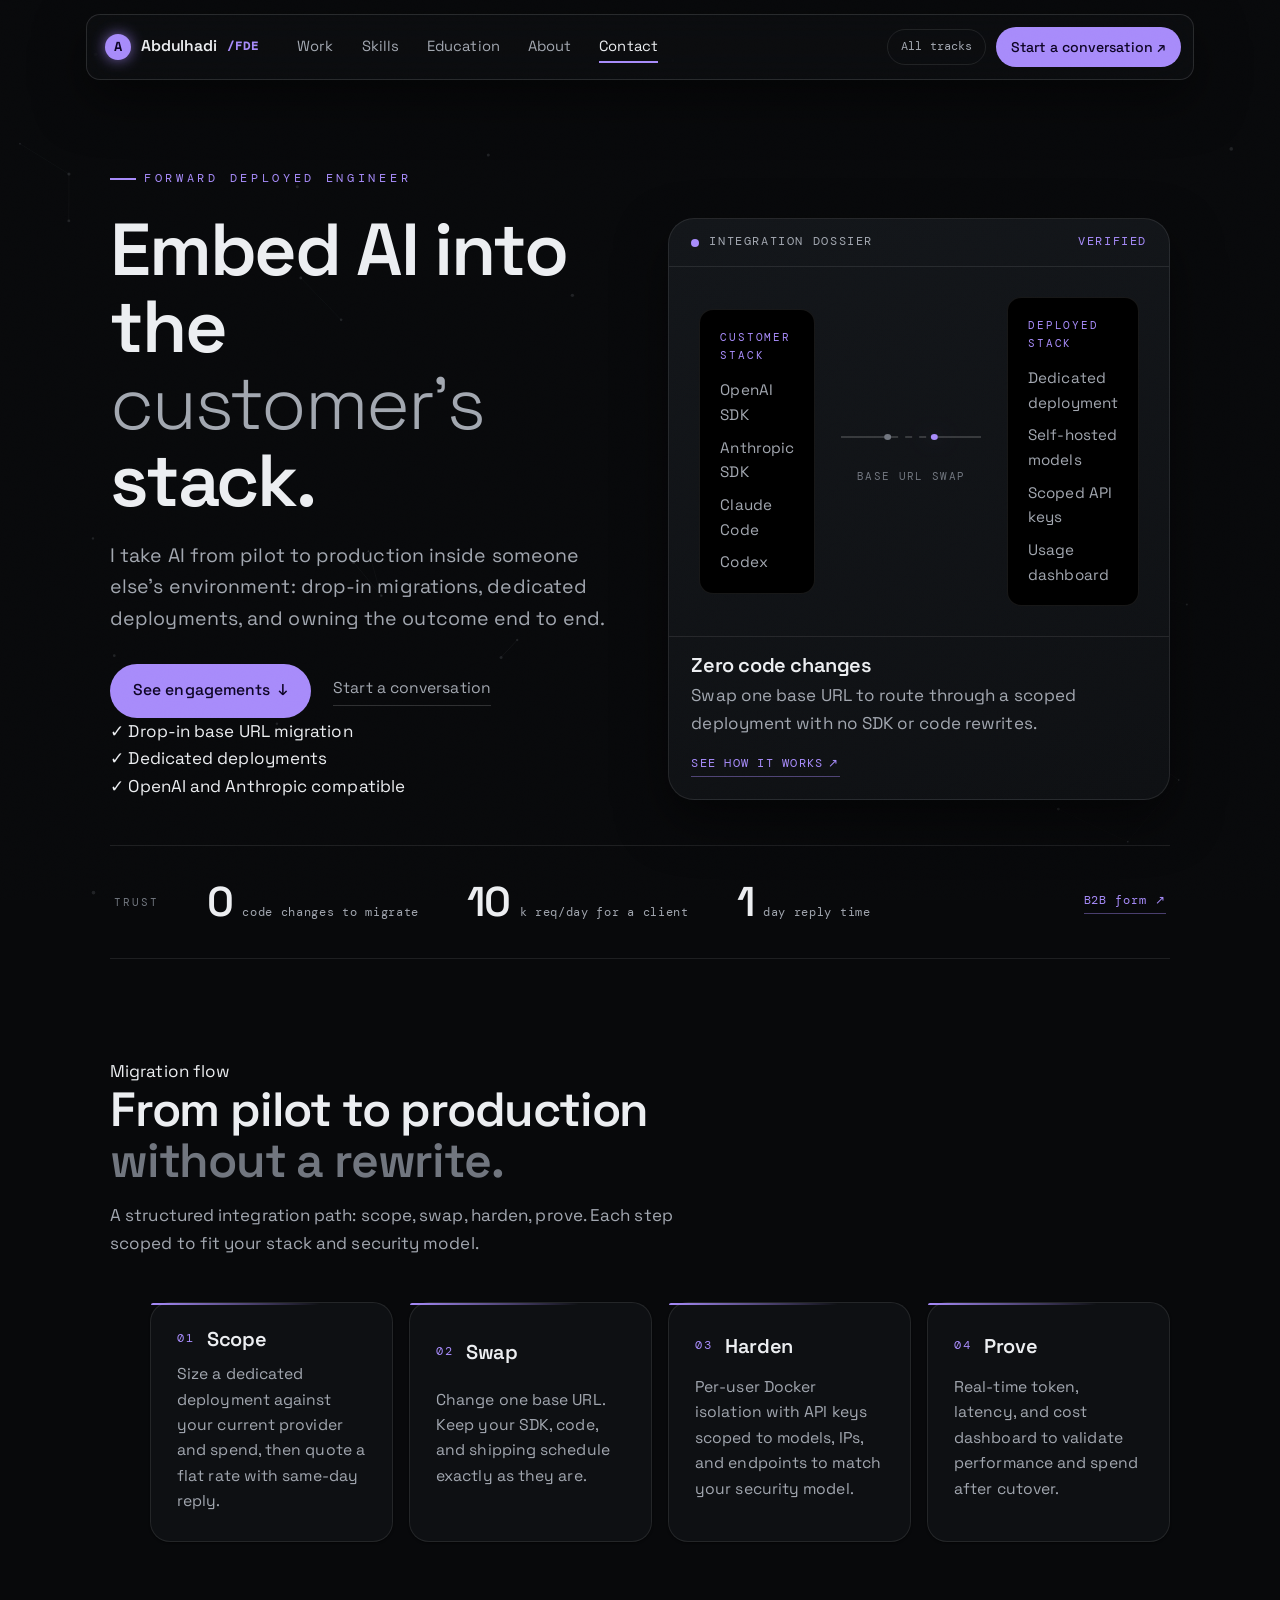
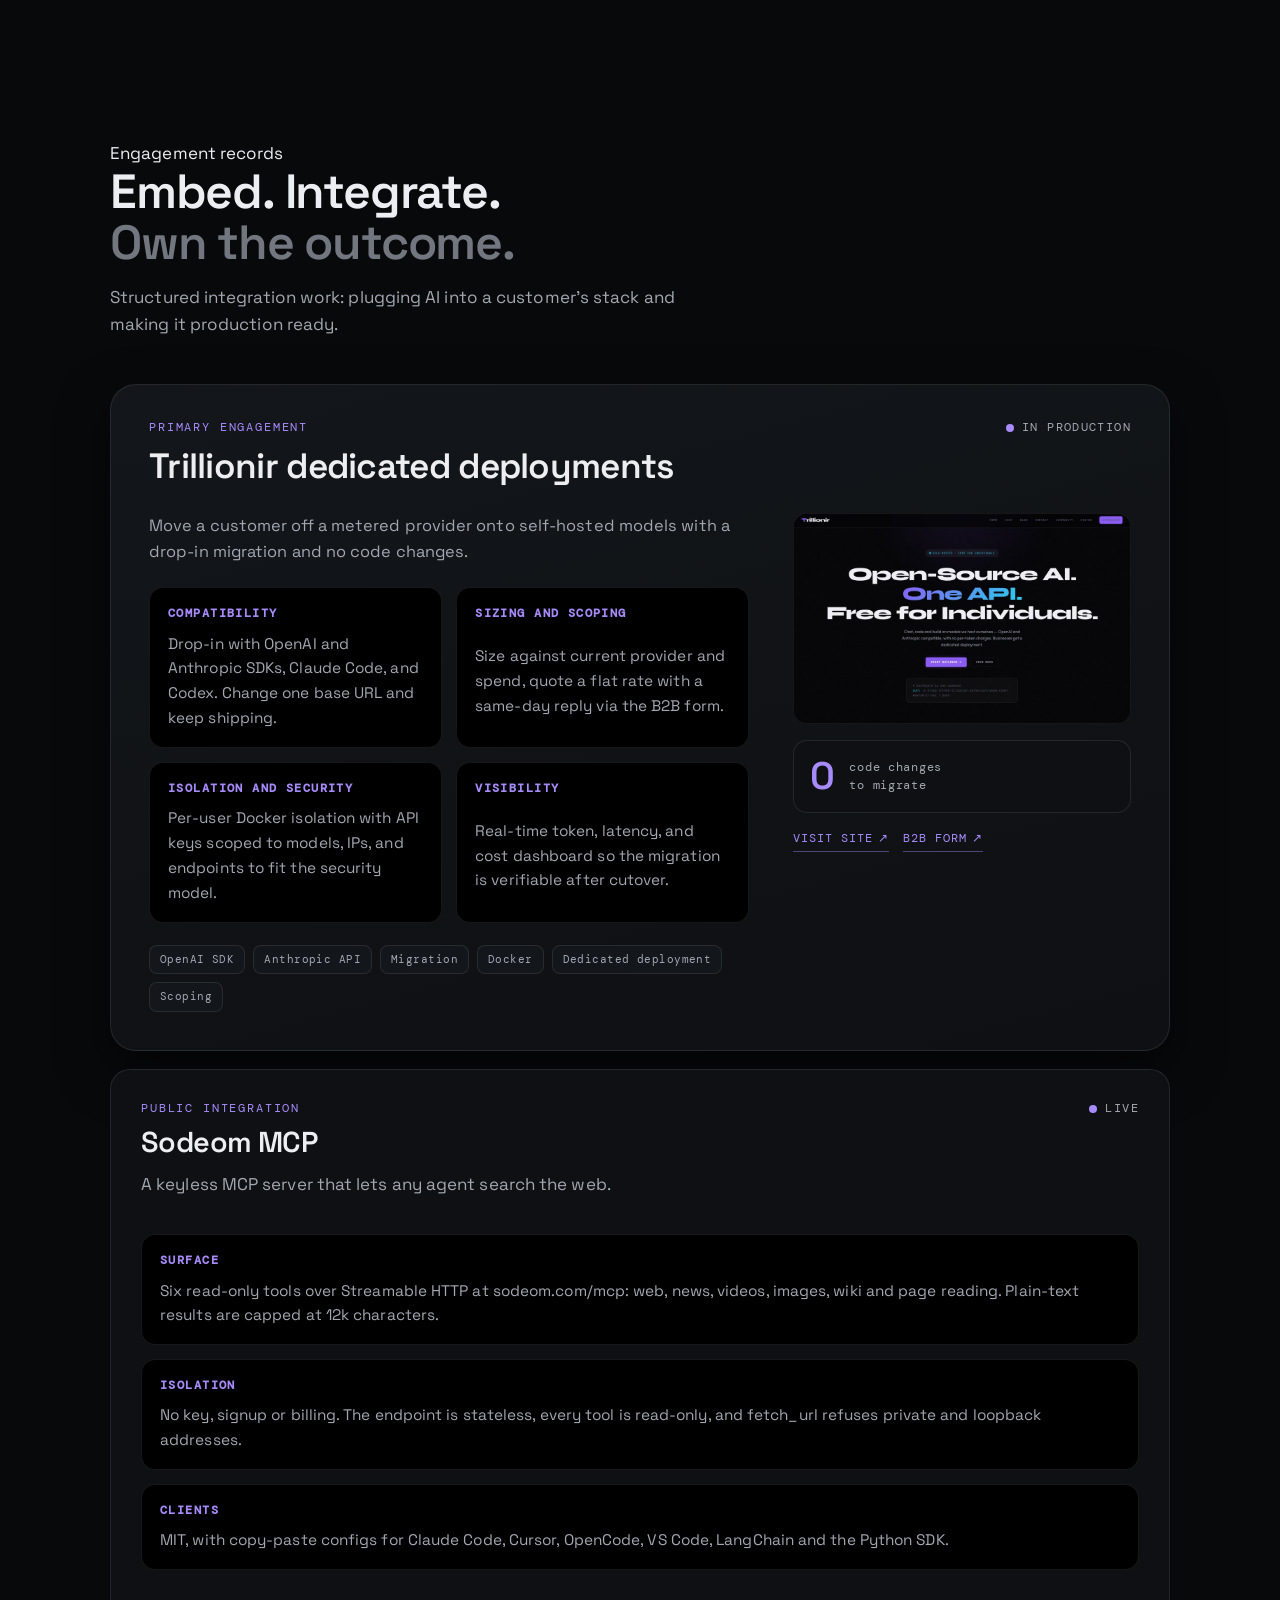
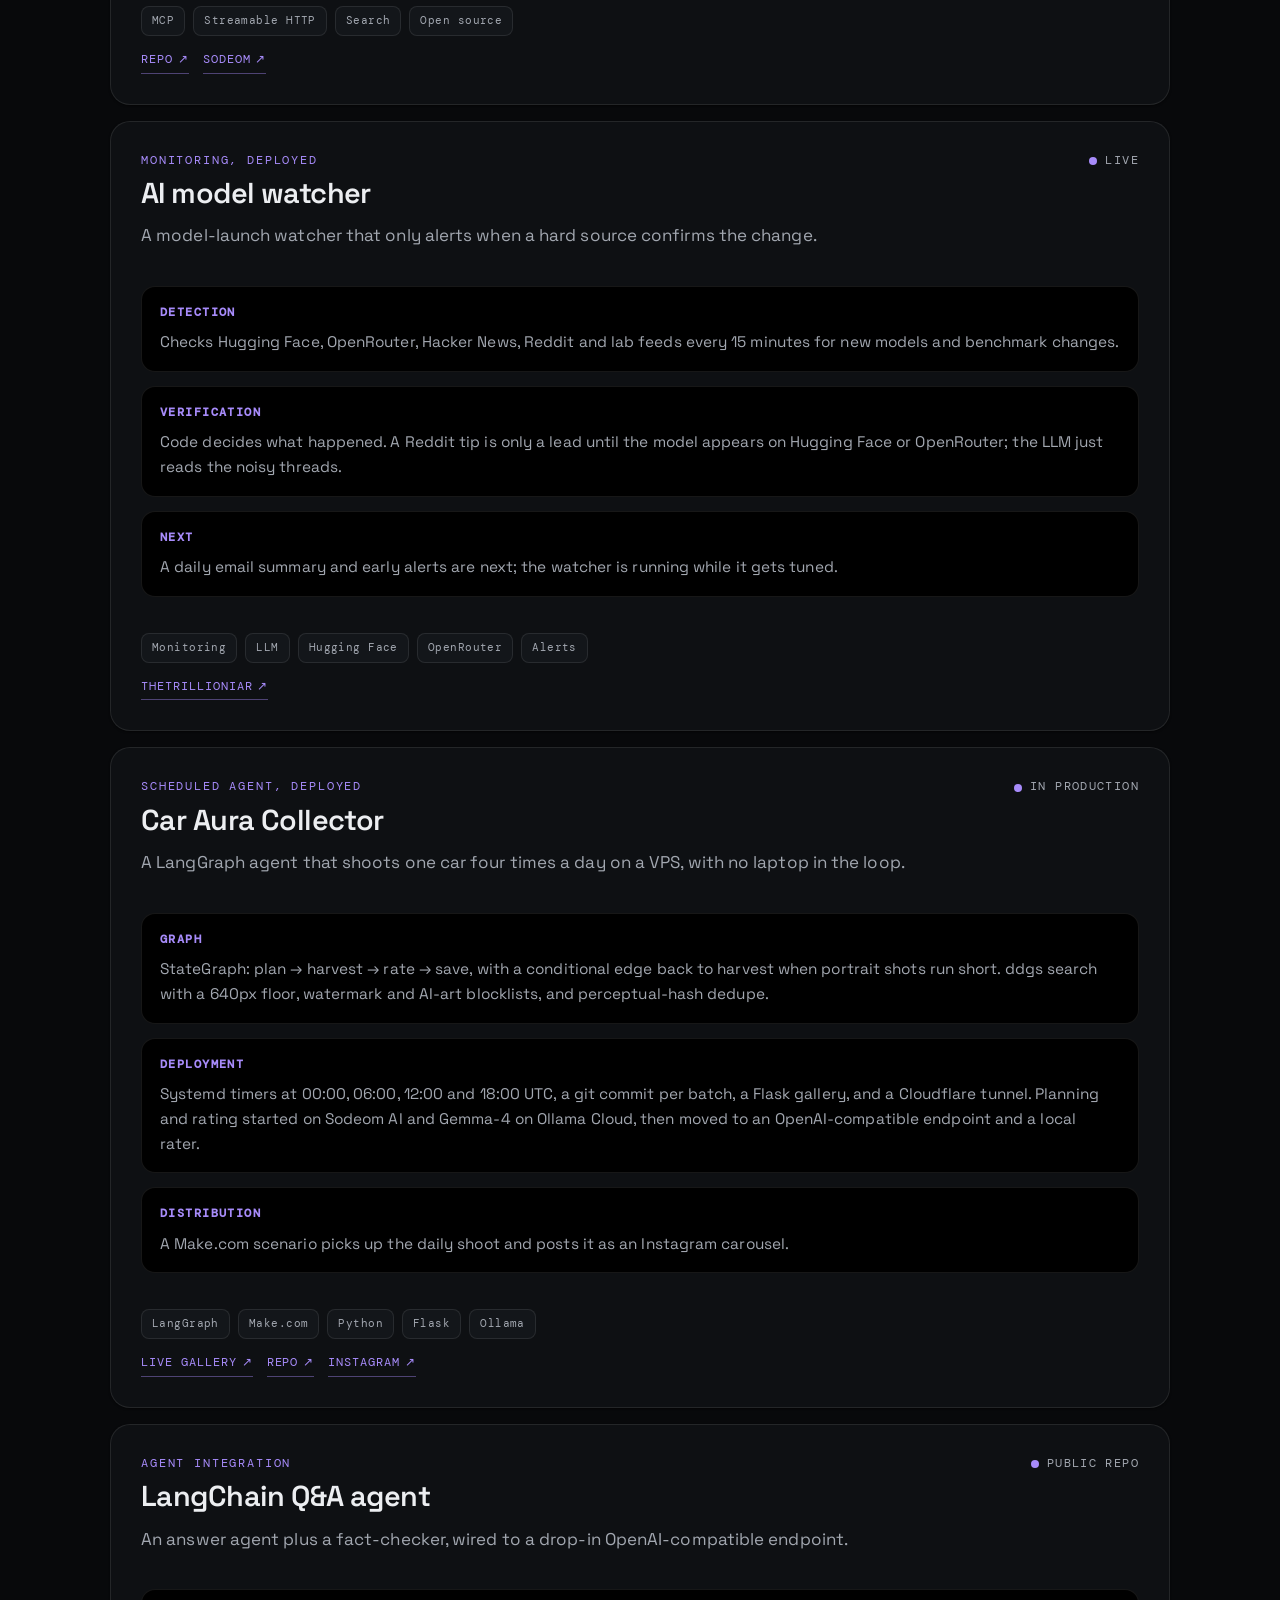
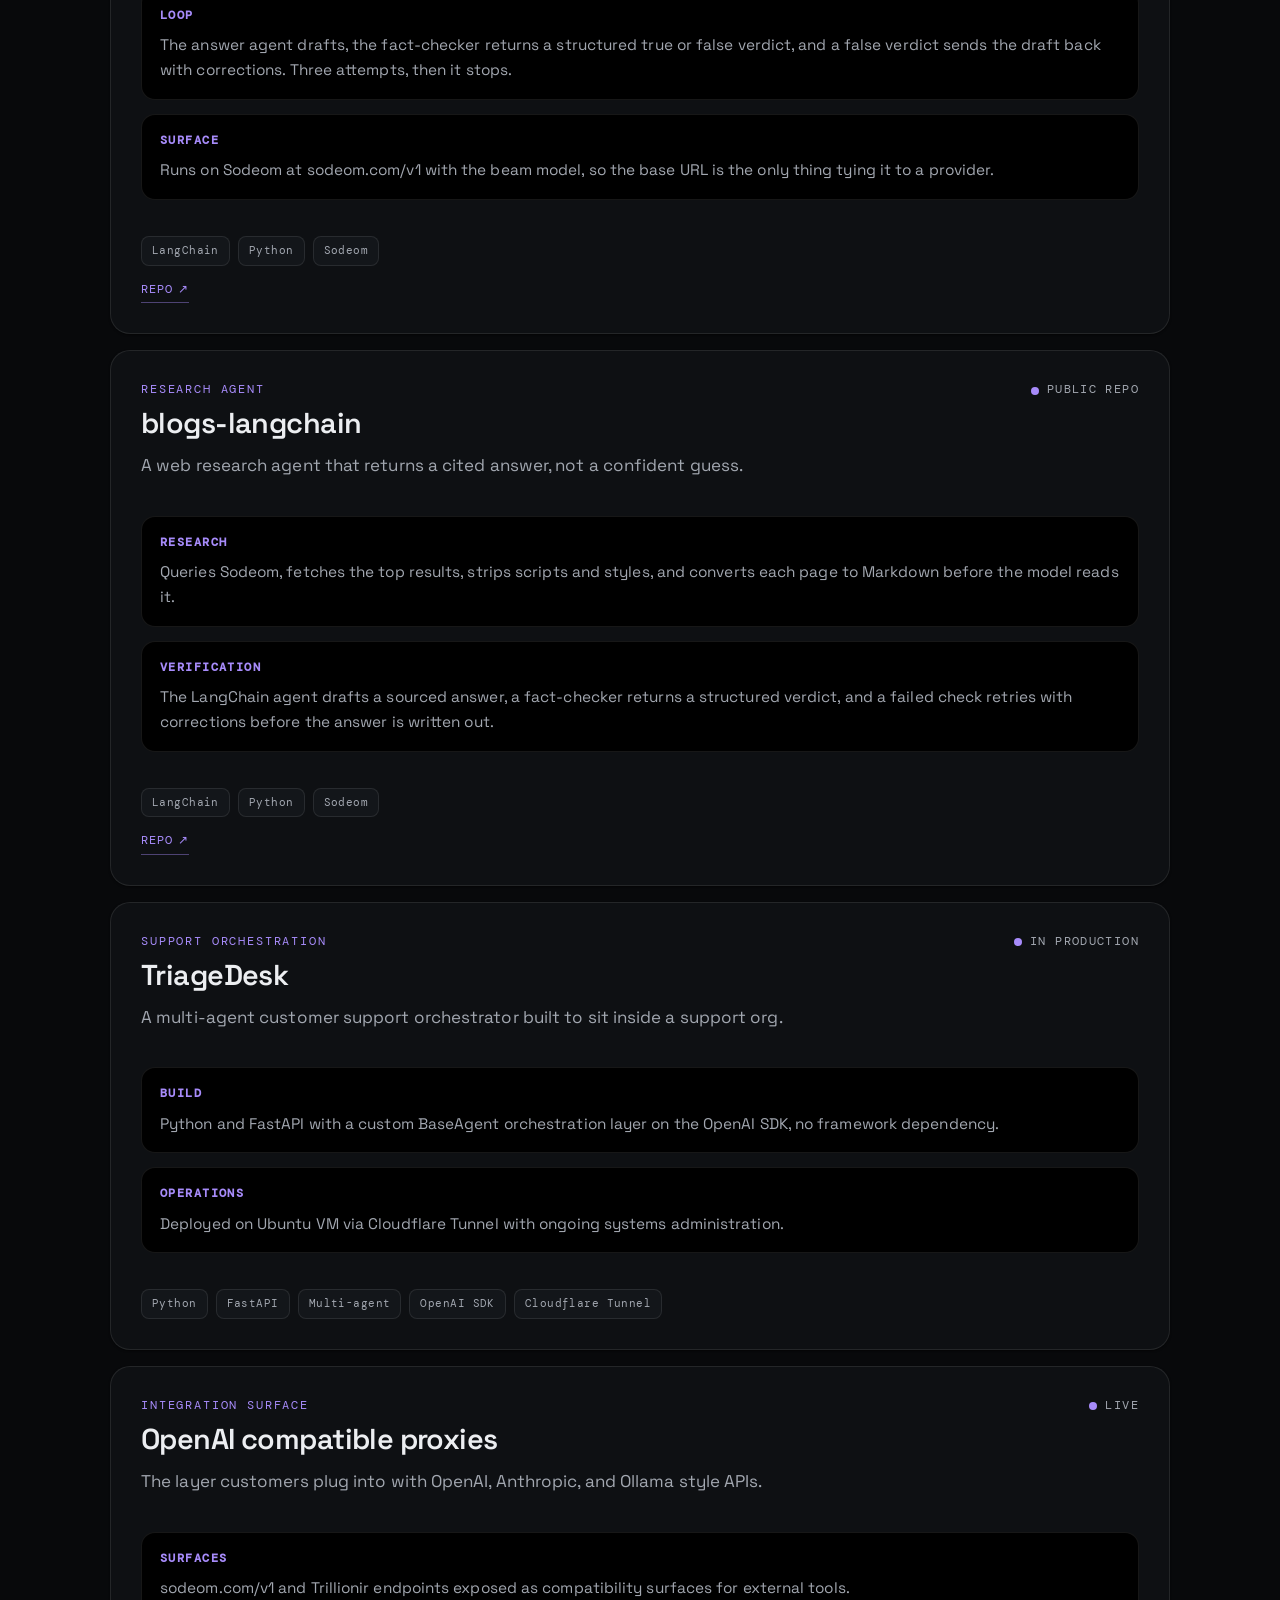
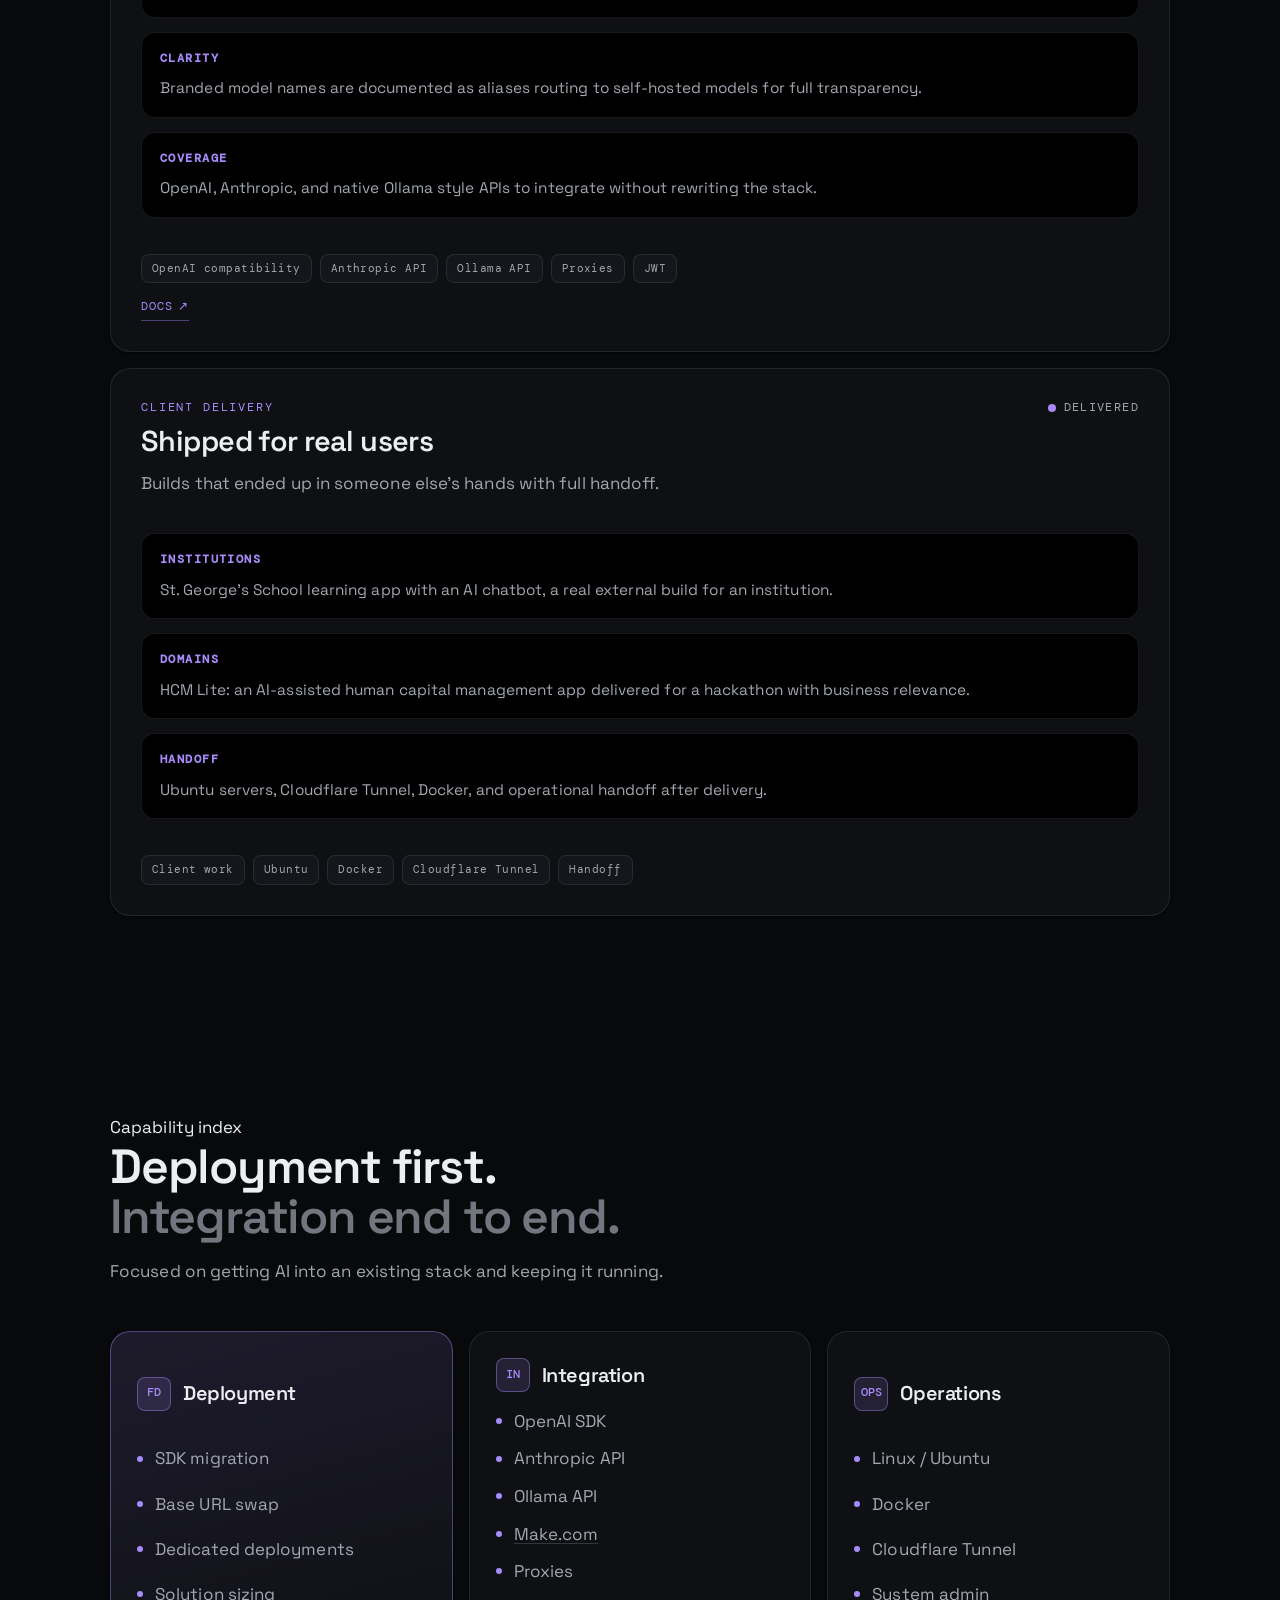
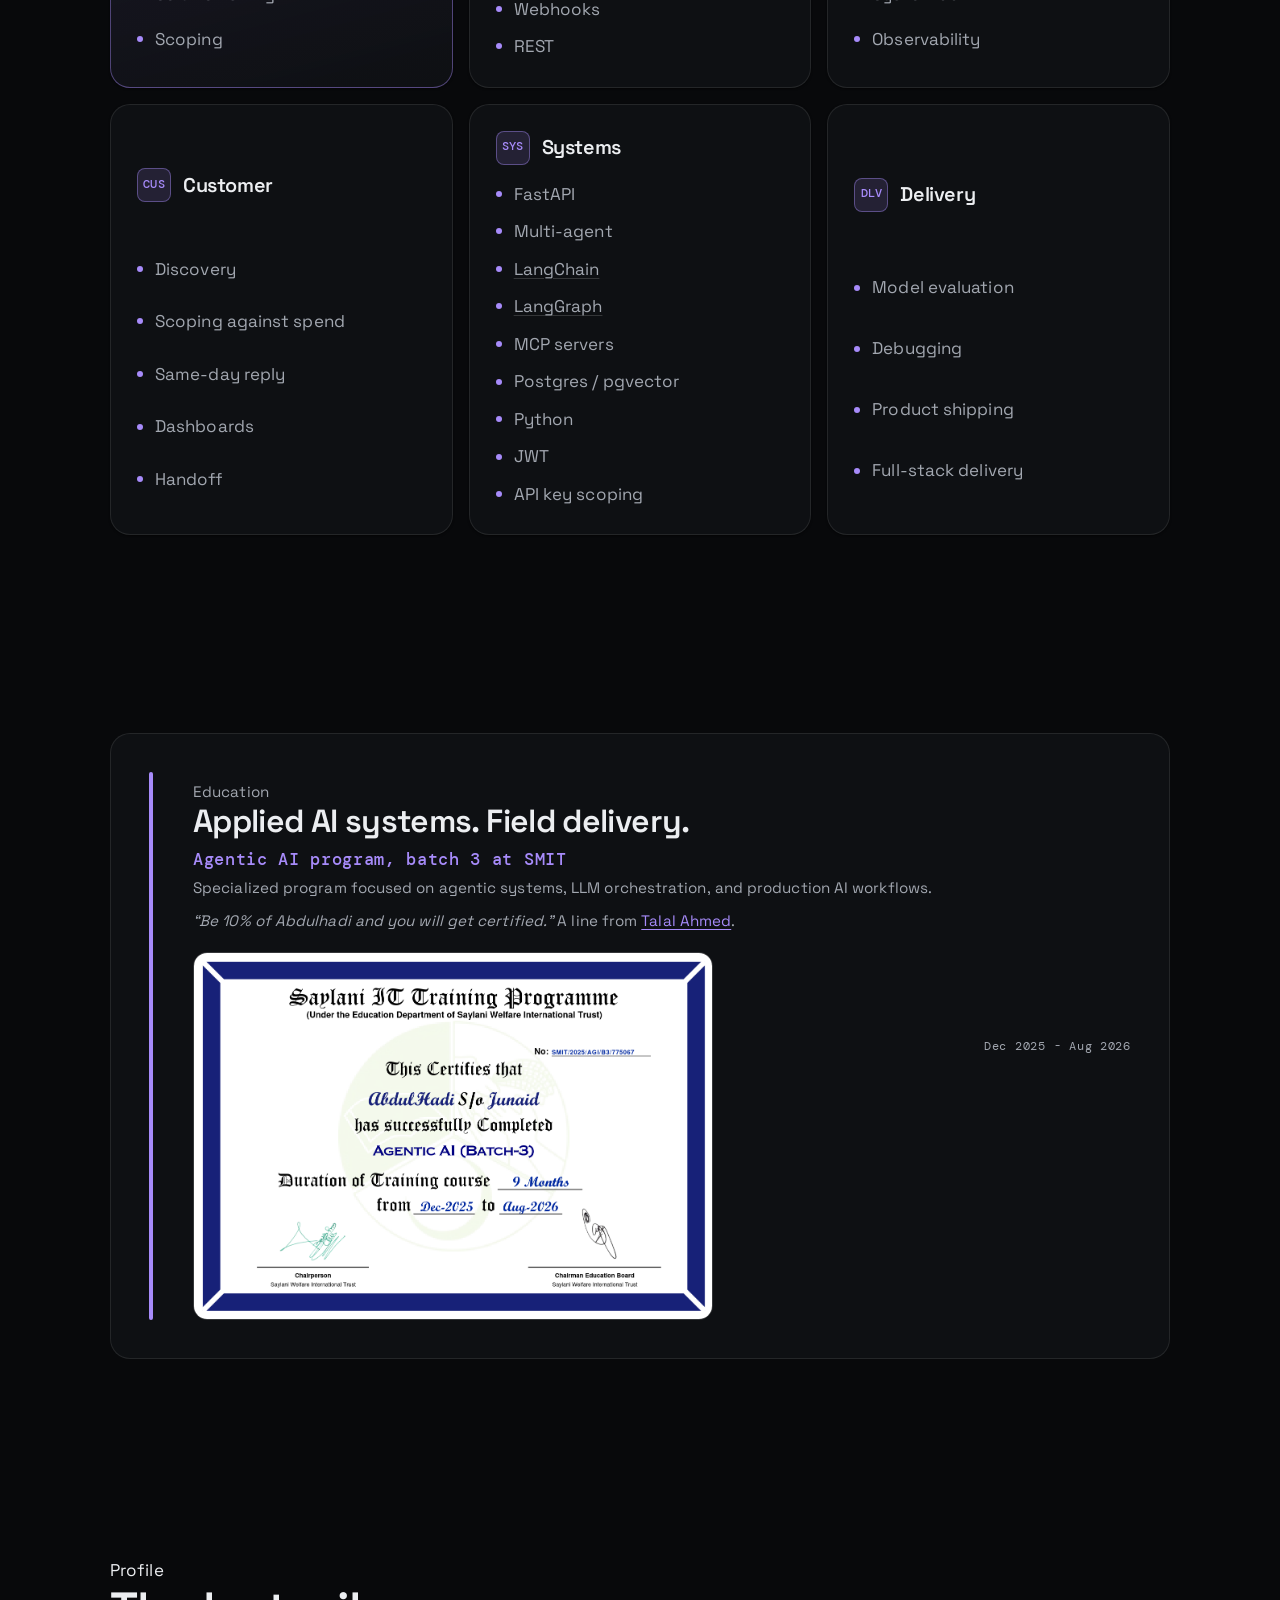
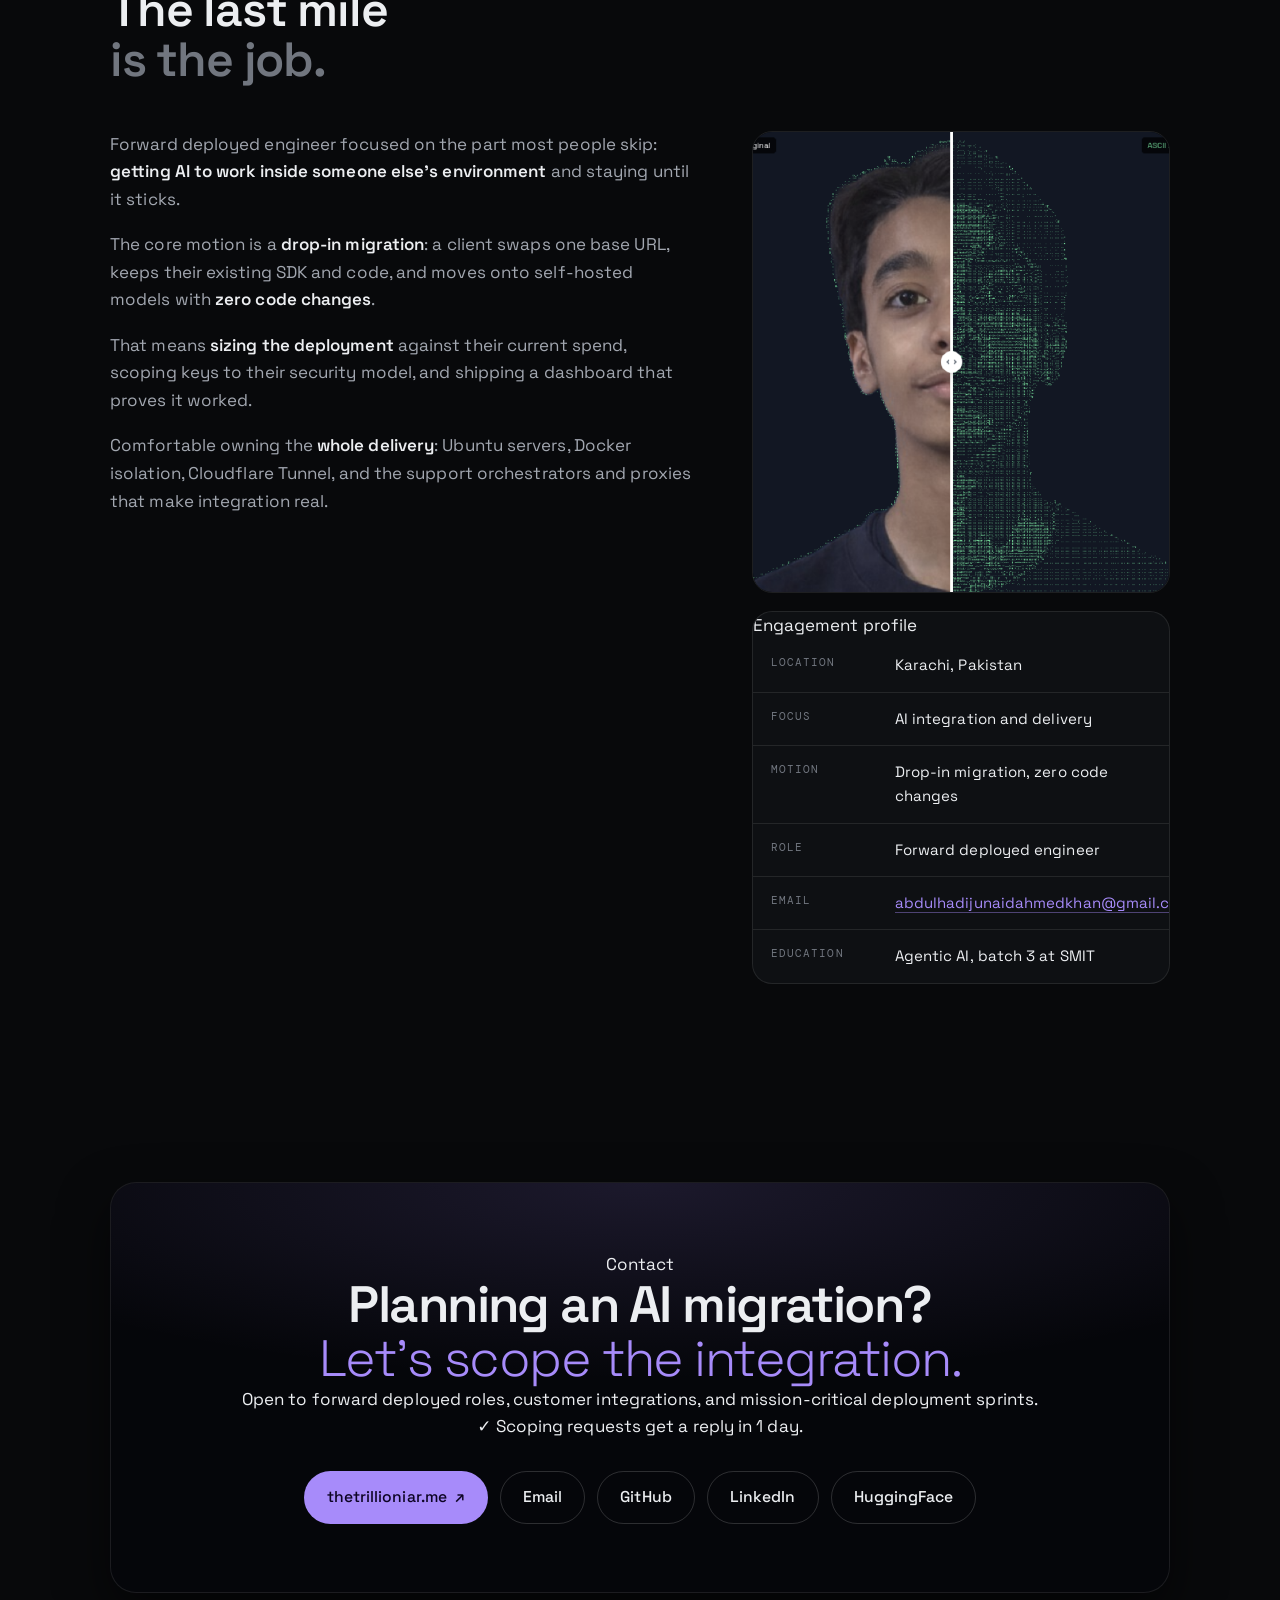
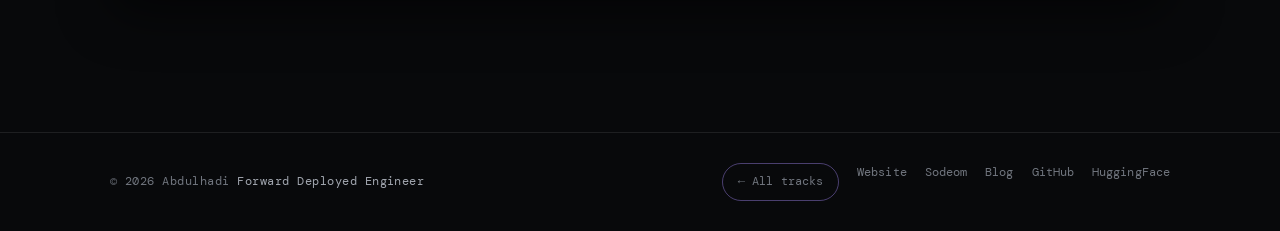
<file: forward-deployed-engineer.html>
<!DOCTYPE html>
<html lang="en" data-role="fde">
<head>
<meta charset="UTF-8">
<meta name="viewport" content="width=device-width, initial-scale=1.0">
<title>Abdulhadi | Forward Deployed Engineer - AI Integrations & Migrations</title>
<meta name="description" content="Abdulhadi embeds AI into customer production stacks: drop-in base URL migrations, dedicated deployments, Docker isolation, and end to end delivery.">
<meta name="author" content="Abdulhadi Junaid">
<meta name="theme-color" content="#08090b">
<link rel="canonical" href="https://abdulhadi-sodeom.netlify.app/forward-deployed-engineer.html">
<link rel="icon" type="image/svg+xml" href="favicon.svg">

<!-- Open Graph / Social Sharing -->
<meta property="og:site_name" content="Abdulhadi">
<meta property="og:type" content="profile">
<meta property="og:title" content="Abdulhadi | Forward Deployed Engineer - AI Integrations & Migrations">
<meta property="og:description" content="Taking AI from pilot to production inside customer stacks: zero code change base URL migrations, scoping spend, and operational handoff.">
<meta property="og:url" content="https://abdulhadi-sodeom.netlify.app/forward-deployed-engineer.html">
<meta property="og:image" content="https://abdulhadi-sodeom.netlify.app/assets/portrait.png">
<meta property="og:locale" content="en_US">

<!-- Twitter Cards -->
<meta name="twitter:card" content="summary">
<meta name="twitter:title" content="Abdulhadi | Forward Deployed Engineer - AI Integrations & Migrations">
<meta name="twitter:description" content="Taking AI from pilot to production inside customer stacks: zero code change base URL migrations, scoping spend, and operational handoff.">
<meta name="twitter:image" content="https://abdulhadi-sodeom.netlify.app/assets/portrait.png">

<!-- AEO & Search Structured Data (JSON-LD) -->
<script type="application/ld+json">
{
  "@context": "https://schema.org",
  "@graph": [
    {
      "@type": "ProfilePage",
      "@id": "https://abdulhadi-sodeom.netlify.app/forward-deployed-engineer.html#page",
      "url": "https://abdulhadi-sodeom.netlify.app/forward-deployed-engineer.html",
      "name": "Abdulhadi - Forward Deployed Engineer Portfolio",
      "description": "Enterprise AI integration, drop-in SDK migrations, and field deployment sprints.",
      "mainEntity": { "@id": "https://abdulhadi-sodeom.netlify.app/forward-deployed-engineer.html#person" }
    },
    {
      "@type": "Person",
      "@id": "https://abdulhadi-sodeom.netlify.app/forward-deployed-engineer.html#person",
      "name": "Abdulhadi Junaid",
      "alternateName": ["Abdulhadi", "thetrillioniar", "Abdulhadi446"],
      "jobTitle": "Forward Deployed Engineer",
      "image": "https://abdulhadi-sodeom.netlify.app/assets/portrait.png",
      "url": "https://abdulhadi-sodeom.netlify.app/forward-deployed-engineer.html",
      "homeLocation": { "@type": "Place", "name": "Karachi, Pakistan" },
      "alumniOf": { "@type": "EducationalOrganization", "name": "Saylani Mass IT Training (SMIT)" },
      "sameAs": [
        "https://github.com/Abdulhadi446",
        "https://thetrillioniar.me",
        "https://www.linkedin.com/in/abdulhadi-junaid-485795378/"
      ],
      "knowsAbout": [
        "Forward Deployed Engineering",
        "Drop-in Base URL Migrations",
        "OpenAI & Anthropic SDK Compatibility",
        "Ubuntu Server Administration",
        "Docker Containerization",
        "Cloudflare Tunnel",
        "Enterprise Observability & Latency",
        "FastAPI Microservices",
        "Model Evaluation"
      ]
    }
  ]
}
</script>
<script>document.documentElement.classList.add('js');</script>
<link rel="preconnect" href="https://fonts.googleapis.com">
<link rel="preconnect" href="https://fonts.gstatic.com" crossorigin>
<link href="https://fonts.googleapis.com/css2?family=DM+Mono:wght@400;500&family=Space+Grotesk:wght@300;400;500;600;700&display=swap" rel="stylesheet">
<link rel="stylesheet" href="styles/base.css">
<link rel="stylesheet" href="styles/forward-deployed-engineer.css">
</head>
<body>

<a class="skip-link" href="#main">Skip to content</a>

<div class="grain" aria-hidden="true"></div>

<div class="nav-shell">
  <nav aria-label="Primary">
    <a href="index.html" class="logo"><span class="logo-mark" aria-hidden="true">A</span> Abdulhadi <span class="role-name">/fde</span></a>
    <div class="nav-links">
      <a href="#work">Work</a>
      <a href="#skills">Skills</a>
      <a href="#education">Education</a>
      <a href="#about">About</a>
      <a href="#contact">Contact</a>
    </div>
    <div class="nav-tools">
      <a href="index.html" class="nav-home">All tracks</a>
      <a href="#contact" class="nav-cta">Start a conversation <span aria-hidden="true">&#8599;</span></a>
      <button class="menu-toggle" type="button" aria-expanded="false" aria-controls="mobile-menu" aria-label="Open navigation menu"><span></span><span></span></button>
    </div>
  </nav>
  <div class="mobile-menu" id="mobile-menu">
    <a href="#work">Work</a>
    <a href="#skills">Skills</a>
    <a href="#education">Education</a>
    <a href="#about">About</a>
    <a href="#contact">Contact</a>
    <a href="index.html">All tracks</a>
  </div>
</div>

<div class="wrap" id="main">

  <header class="hero">
    <div class="hero-copy">
      <p class="eyebrow">Forward Deployed Engineer</p>
      <h1 class="hero-title">Embed AI into the <span class="cond">customer's</span> stack.</h1>
      <p class="lede">I take AI from pilot to production inside someone else's environment: drop-in migrations, dedicated deployments, and owning the outcome end to end.</p>
      <div class="hero-cta">
        <a href="#work" class="btn btn-primary">See engagements <span aria-hidden="true">&#8595;</span></a>
        <a href="#contact" class="text-link">Start a conversation</a>
      </div>
      <ul class="hero-trust">
        <li><span class="trust-tick" aria-hidden="true">&#10003;</span> Drop-in base URL migration</li>
        <li><span class="trust-tick" aria-hidden="true">&#10003;</span> Dedicated deployments</li>
        <li><span class="trust-tick" aria-hidden="true">&#10003;</span> OpenAI and Anthropic compatible</li>
      </ul>
    </div>

    <aside class="hero-aside reveal" aria-label="Integration diagram">
      <figure class="dossier-diag">
        <div class="diag-header">
          <span class="live-dot" aria-hidden="true"></span>
          <span class="diag-k">Integration dossier</span>
          <span class="diag-v">Verified</span>
        </div>
        <div class="diag-body">
          <div class="diag-col">
            <p class="diag-col-k">Customer stack</p>
            <ul class="diag-list">
              <li>OpenAI SDK</li>
              <li>Anthropic SDK</li>
              <li>Claude Code</li>
              <li>Codex</li>
            </ul>
          </div>
          <div class="diag-bridge" aria-hidden="true">
            <svg viewBox="0 0 120 40" preserveAspectRatio="none" role="img" aria-label="Connection path">
              <line x1="0" y1="20" x2="40" y2="20" class="diag-line"/>
              <circle cx="40" cy="20" r="3" class="diag-node"/>
              <line x1="43" y1="20" x2="77" y2="20" class="diag-line diag-line-dash"/>
              <circle cx="80" cy="20" r="3" class="diag-node diag-node-accent"/>
              <line x1="83" y1="20" x2="120" y2="20" class="diag-line"/>
            </svg>
            <div class="diag-bridge-label">base URL swap</div>
          </div>
          <div class="diag-col diag-col-right">
            <p class="diag-col-k">Deployed stack</p>
            <ul class="diag-list">
              <li>Dedicated deployment</li>
              <li>Self-hosted models</li>
              <li>Scoped API keys</li>
              <li>Usage dashboard</li>
            </ul>
          </div>
        </div>
        <figcaption class="diag-foot">
          <div class="diag-foot-row">
            <div>
              <h2 class="diag-foot-title">Zero code changes</h2>
              <p class="diag-foot-sub">Swap one base URL to route through a scoped deployment with no SDK or code rewrites.</p>
            </div>
            <a href="https://thetrillioniar.me" target="_blank" rel="noopener" class="signal-link">See how it works <span aria-hidden="true">&#8599;</span></a>
          </div>
        </figcaption>
      </figure>
    </aside>
  </header>

  <div class="proof-strip reveal" aria-label="B2B trust markers">
    <span class="proof-k">Trust</span>
    <div class="proof-item"><strong data-count="0">0</strong><small>code changes to migrate</small></div><div class="proof-item"><strong data-count="10">10</strong><small>k req/day for a client</small></div><div class="proof-item"><strong data-count="1">1</strong><small>day reply time</small></div>
    <a href="https://b2b-sodeom.netlify.app/" target="_blank" rel="noopener" aria-label="The Trillionir B2B form">B2B form &#8599;</a>
  </div>

  <section class="migration" aria-labelledby="migration-title">
    <div class="sec-head reveal">
      <p class="sec-tag">Migration flow</p>
      <h2 id="migration-title">From pilot to production<br><span>without a rewrite.</span></h2>
      <p class="sec-sub">A structured integration path: scope, swap, harden, prove. Each step scoped to fit your stack and security model.</p>
    </div>
    <ol class="migration-steps reveal">
      <li class="migration-step">
        <div class="ms-head">
          <span class="ms-num">01</span>
          <h3>Scope</h3>
        </div>
        <p>Size a dedicated deployment against your current provider and spend, then quote a flat rate with same-day reply.</p>
      </li>
      <li class="migration-step">
        <div class="ms-head">
          <span class="ms-num">02</span>
          <h3>Swap</h3>
        </div>
        <p>Change one base URL. Keep your SDK, code, and shipping schedule exactly as they are.</p>
      </li>
      <li class="migration-step">
        <div class="ms-head">
          <span class="ms-num">03</span>
          <h3>Harden</h3>
        </div>
        <p>Per-user Docker isolation with API keys scoped to models, IPs, and endpoints to match your security model.</p>
      </li>
      <li class="migration-step">
        <div class="ms-head">
          <span class="ms-num">04</span>
          <h3>Prove</h3>
        </div>
        <p>Real-time token, latency, and cost dashboard to validate performance and spend after cutover.</p>
      </li>
    </ol>
  </section>

  <section id="work">
    <div class="sec-head reveal">
      <p class="sec-tag">Engagement records</p>
      <h2>Embed. Integrate.<br><span>Own the outcome.</span></h2>
      <p class="sec-sub">Structured integration work: plugging AI into a customer's stack and making it production ready.</p>
    </div>
    <article class="dossier-card reveal" data-tilt>
      <header class="dossier-card-head">
        <div>
          <p class="dossier-card-k">Primary engagement</p>
          <h3 class="dossier-card-title">Trillionir dedicated deployments</h3>
        </div>
        <p class="dossier-card-status"><span class="dot" aria-hidden="true"></span> In production</p>
      </header>
      <div class="dossier-card-grid">
        <div class="dossier-card-main">
          <p class="dossier-card-desc">Move a customer off a metered provider onto self-hosted models with a drop-in migration and no code changes.</p>
          <div class="dossier-blocks">
            <section class="dossier-block">
              <h4>Compatibility</h4>
              <p>Drop-in with OpenAI and Anthropic SDKs, Claude Code, and Codex. Change one base URL and keep shipping.</p>
            </section>
            <section class="dossier-block">
              <h4>Sizing and scoping</h4>
              <p>Size against current provider and spend, quote a flat rate with a same-day reply via the B2B form.</p>
            </section>
            <section class="dossier-block">
              <h4>Isolation and security</h4>
              <p>Per-user Docker isolation with API keys scoped to models, IPs, and endpoints to fit the security model.</p>
            </section>
            <section class="dossier-block">
              <h4>Visibility</h4>
              <p>Real-time token, latency, and cost dashboard so the migration is verifiable after cutover.</p>
            </section>
          </div>
          <ul class="p-tags"><li class="tag">OpenAI SDK</li><li class="tag">Anthropic API</li><li class="tag">Migration</li><li class="tag">Docker</li><li class="tag">Dedicated deployment</li><li class="tag">Scoping</li></ul>
        </div>
        <div class="dossier-card-side">
          <figure class="work-shot"><img src="assets/work-trillionir.jpg" alt="The Trillionir AI homepage showing one API for open-source models" width="960" height="600" loading="lazy"></figure>
          <div class="project-metric"><strong>0</strong><span>code changes<br>to migrate</span></div>
          <div class="dossier-links">
            <a href="https://thetrillioniar.me/" target="_blank" rel="noopener" class="p-link" aria-label="Visit thetrillioniar.me">Visit site <span aria-hidden="true">&#8599;</span></a>
            <a href="https://b2b-sodeom.netlify.app/" target="_blank" rel="noopener" class="p-link" aria-label="The Trillionir B2B form">B2B form <span aria-hidden="true">&#8599;</span></a>
          </div>
        </div>
      </div>
    </article>
    <div class="work-list">
      <article class="dossier-mini reveal">
        <header class="dossier-mini-head">
          <div>
            <p class="dossier-card-k">Public integration</p>
            <h3>Sodeom MCP</h3>
          </div>
          <p class="dossier-card-status"><span class="dot" aria-hidden="true"></span> Live</p>
        </header>
        <p class="dossier-mini-desc">A keyless MCP server that lets any agent search the web.</p>
        <div class="dossier-blocks dossier-blocks-compact">
          <section class="dossier-block">
            <h4>Surface</h4>
            <p>Six read-only tools over Streamable HTTP at sodeom.com/mcp: web, news, videos, images, wiki and page reading. Plain-text results are capped at 12k characters.</p>
          </section>
          <section class="dossier-block">
            <h4>Isolation</h4>
            <p>No key, signup or billing. The endpoint is stateless, every tool is read-only, and fetch_url refuses private and loopback addresses.</p>
          </section>
          <section class="dossier-block">
            <h4>Clients</h4>
            <p>MIT, with copy-paste configs for Claude Code, Cursor, OpenCode, VS Code, LangChain and the Python SDK.</p>
          </section>
        </div>
        <ul class="p-tags"><li class="tag">MCP</li><li class="tag">Streamable HTTP</li><li class="tag">Search</li><li class="tag">Open source</li></ul>
        <div class="dossier-links">
          <a href="https://github.com/sodeom/mcp" target="_blank" rel="noopener" class="p-link" aria-label="Sodeom MCP repository">Repo <span aria-hidden="true">&#8599;</span></a>
          <a href="https://sodeom.com/" target="_blank" rel="noopener" class="p-link" aria-label="Sodeom search engine">Sodeom <span aria-hidden="true">&#8599;</span></a>
        </div>
      </article>
      <article class="dossier-mini reveal">
        <header class="dossier-mini-head">
          <div>
            <p class="dossier-card-k">Monitoring, deployed</p>
            <h3>AI model watcher</h3>
          </div>
          <p class="dossier-card-status"><span class="dot" aria-hidden="true"></span> Live</p>
        </header>
        <p class="dossier-mini-desc">A model-launch watcher that only alerts when a hard source confirms the change.</p>
        <div class="dossier-blocks dossier-blocks-compact">
          <section class="dossier-block">
            <h4>Detection</h4>
            <p>Checks Hugging Face, OpenRouter, Hacker News, Reddit and lab feeds every 15 minutes for new models and benchmark changes.</p>
          </section>
          <section class="dossier-block">
            <h4>Verification</h4>
            <p>Code decides what happened. A Reddit tip is only a lead until the model appears on Hugging Face or OpenRouter; the LLM just reads the noisy threads.</p>
          </section>
          <section class="dossier-block">
            <h4>Next</h4>
            <p>A daily email summary and early alerts are next; the watcher is running while it gets tuned.</p>
          </section>
        </div>
        <ul class="p-tags"><li class="tag">Monitoring</li><li class="tag">LLM</li><li class="tag">Hugging Face</li><li class="tag">OpenRouter</li><li class="tag">Alerts</li></ul>
        <a href="https://thetrillioniar.me/" target="_blank" rel="noopener" class="p-link p-link-foot" aria-label="TheTrillioniar">TheTrillioniar <span aria-hidden="true">&#8599;</span></a>
      </article>
      <article class="dossier-mini reveal">
        <header class="dossier-mini-head">
          <div>
            <p class="dossier-card-k">Scheduled agent, deployed</p>
            <h3>Car Aura Collector</h3>
          </div>
          <p class="dossier-card-status"><span class="dot" aria-hidden="true"></span> In production</p>
        </header>
        <p class="dossier-mini-desc">A LangGraph agent that shoots one car four times a day on a VPS, with no laptop in the loop.</p>
        <div class="dossier-blocks dossier-blocks-compact">
          <section class="dossier-block">
            <h4>Graph</h4>
            <p>StateGraph: plan &#8594; harvest &#8594; rate &#8594; save, with a conditional edge back to harvest when portrait shots run short. ddgs search with a 640px floor, watermark and AI-art blocklists, and perceptual-hash dedupe.</p>
          </section>
          <section class="dossier-block">
            <h4>Deployment</h4>
            <p>Systemd timers at 00:00, 06:00, 12:00 and 18:00 UTC, a git commit per batch, a Flask gallery, and a Cloudflare tunnel. Planning and rating started on Sodeom AI and Gemma-4 on Ollama Cloud, then moved to an OpenAI-compatible endpoint and a local rater.</p>
          </section>
          <section class="dossier-block">
            <h4>Distribution</h4>
            <p>A Make.com scenario picks up the daily shoot and posts it as an Instagram carousel.</p>
          </section>
        </div>
        <ul class="p-tags"><li class="tag">LangGraph</li><li class="tag">Make.com</li><li class="tag">Python</li><li class="tag">Flask</li><li class="tag">Ollama</li></ul>
        <div class="dossier-links">
          <a href="https://vistacars.thetrillioniar.me" target="_blank" rel="noopener" class="p-link" aria-label="Vista Cars live gallery">Live gallery <span aria-hidden="true">&#8599;</span></a>
          <a href="https://github.com/Abdulhadi446/image-collector" target="_blank" rel="noopener" class="p-link" aria-label="Car Aura Collector repository">Repo <span aria-hidden="true">&#8599;</span></a>
          <a href="https://www.instagram.com/vistacarz/" target="_blank" rel="noopener" class="p-link" aria-label="Vista Cars on Instagram">Instagram <span aria-hidden="true">&#8599;</span></a>
        </div>
      </article>
      <article class="dossier-mini reveal">
        <header class="dossier-mini-head">
          <div>
            <p class="dossier-card-k">Agent integration</p>
            <h3>LangChain Q&amp;A agent</h3>
          </div>
          <p class="dossier-card-status"><span class="dot" aria-hidden="true"></span> Public repo</p>
        </header>
        <p class="dossier-mini-desc">An answer agent plus a fact-checker, wired to a drop-in OpenAI-compatible endpoint.</p>
        <div class="dossier-blocks dossier-blocks-compact">
          <section class="dossier-block">
            <h4>Loop</h4>
            <p>The answer agent drafts, the fact-checker returns a structured true or false verdict, and a false verdict sends the draft back with corrections. Three attempts, then it stops.</p>
          </section>
          <section class="dossier-block">
            <h4>Surface</h4>
            <p>Runs on Sodeom at sodeom.com/v1 with the beam model, so the base URL is the only thing tying it to a provider.</p>
          </section>
        </div>
        <ul class="p-tags"><li class="tag">LangChain</li><li class="tag">Python</li><li class="tag">Sodeom</li></ul>
        <a href="https://github.com/Abdulhadi446/langchain" target="_blank" rel="noopener" class="p-link p-link-foot" aria-label="LangChain Q and A agent repository">Repo <span aria-hidden="true">&#8599;</span></a>
      </article>
      <article class="dossier-mini reveal">
        <header class="dossier-mini-head">
          <div>
            <p class="dossier-card-k">Research agent</p>
            <h3>blogs-langchain</h3>
          </div>
          <p class="dossier-card-status"><span class="dot" aria-hidden="true"></span> Public repo</p>
        </header>
        <p class="dossier-mini-desc">A web research agent that returns a cited answer, not a confident guess.</p>
        <div class="dossier-blocks dossier-blocks-compact">
          <section class="dossier-block">
            <h4>Research</h4>
            <p>Queries Sodeom, fetches the top results, strips scripts and styles, and converts each page to Markdown before the model reads it.</p>
          </section>
          <section class="dossier-block">
            <h4>Verification</h4>
            <p>The LangChain agent drafts a sourced answer, a fact-checker returns a structured verdict, and a failed check retries with corrections before the answer is written out.</p>
          </section>
        </div>
        <ul class="p-tags"><li class="tag">LangChain</li><li class="tag">Python</li><li class="tag">Sodeom</li></ul>
        <a href="https://github.com/Abdulhadi446/blogs-langchain" target="_blank" rel="noopener" class="p-link p-link-foot" aria-label="blogs-langchain repository">Repo <span aria-hidden="true">&#8599;</span></a>
      </article>
      <article class="dossier-mini reveal">
        <header class="dossier-mini-head">
          <div>
            <p class="dossier-card-k">Support orchestration</p>
            <h3>TriageDesk</h3>
          </div>
          <p class="dossier-card-status"><span class="dot" aria-hidden="true"></span> In production</p>
        </header>
        <p class="dossier-mini-desc">A multi-agent customer support orchestrator built to sit inside a support org.</p>
        <div class="dossier-blocks dossier-blocks-compact">
          <section class="dossier-block">
            <h4>Build</h4>
            <p>Python and FastAPI with a custom BaseAgent orchestration layer on the OpenAI SDK, no framework dependency.</p>
          </section>
          <section class="dossier-block">
            <h4>Operations</h4>
            <p>Deployed on Ubuntu VM via Cloudflare Tunnel with ongoing systems administration.</p>
          </section>
        </div>
        <ul class="p-tags"><li class="tag">Python</li><li class="tag">FastAPI</li><li class="tag">Multi-agent</li><li class="tag">OpenAI SDK</li><li class="tag">Cloudflare Tunnel</li></ul>
      </article>
      <article class="dossier-mini reveal">
        <header class="dossier-mini-head">
          <div>
            <p class="dossier-card-k">Integration surface</p>
            <h3>OpenAI compatible proxies</h3>
          </div>
          <p class="dossier-card-status"><span class="dot" aria-hidden="true"></span> Live</p>
        </header>
        <p class="dossier-mini-desc">The layer customers plug into with OpenAI, Anthropic, and Ollama style APIs.</p>
        <div class="dossier-blocks dossier-blocks-compact">
          <section class="dossier-block">
            <h4>Surfaces</h4>
            <p>sodeom.com/v1 and Trillionir endpoints exposed as compatibility surfaces for external tools.</p>
          </section>
          <section class="dossier-block">
            <h4>Clarity</h4>
            <p>Branded model names are documented as aliases routing to self-hosted models for full transparency.</p>
          </section>
          <section class="dossier-block">
            <h4>Coverage</h4>
            <p>OpenAI, Anthropic, and native Ollama style APIs to integrate without rewriting the stack.</p>
          </section>
        </div>
        <ul class="p-tags"><li class="tag">OpenAI compatibility</li><li class="tag">Anthropic API</li><li class="tag">Ollama API</li><li class="tag">Proxies</li><li class="tag">JWT</li></ul>
        <a href="https://thetrillioniar.me" target="_blank" rel="noopener" class="p-link p-link-foot" aria-label="Trillionir platform">Docs <span aria-hidden="true">&#8599;</span></a>
      </article>
      <article class="dossier-mini reveal">
        <header class="dossier-mini-head">
          <div>
            <p class="dossier-card-k">Client delivery</p>
            <h3>Shipped for real users</h3>
          </div>
          <p class="dossier-card-status"><span class="dot" aria-hidden="true"></span> Delivered</p>
        </header>
        <p class="dossier-mini-desc">Builds that ended up in someone else's hands with full handoff.</p>
        <div class="dossier-blocks dossier-blocks-compact">
          <section class="dossier-block">
            <h4>Institutions</h4>
            <p>St. George's School learning app with an AI chatbot, a real external build for an institution.</p>
          </section>
          <section class="dossier-block">
            <h4>Domains</h4>
            <p>HCM Lite: an AI-assisted human capital management app delivered for a hackathon with business relevance.</p>
          </section>
          <section class="dossier-block">
            <h4>Handoff</h4>
            <p>Ubuntu servers, Cloudflare Tunnel, Docker, and operational handoff after delivery.</p>
          </section>
        </div>
        <ul class="p-tags"><li class="tag">Client work</li><li class="tag">Ubuntu</li><li class="tag">Docker</li><li class="tag">Cloudflare Tunnel</li><li class="tag">Handoff</li></ul>
      </article>
    </div>
  </section>

  <section id="skills">
    <div class="sec-head reveal">
      <p class="sec-tag">Capability index</p>
      <h2>Deployment first.<br><span>Integration end to end.</span></h2>
      <p class="sec-sub">Focused on getting AI into an existing stack and keeping it running.</p>
    </div>
    <div class="capability-grid reveal">
      <article class="cap-card cap-card-accent">
        <header class="cap-head">
          <span class="skill-ico" aria-hidden="true">FD</span>
          <h3>Deployment</h3>
        </header>
        <ul class="cap-list">
          <li>SDK migration</li>
          <li>Base URL swap</li>
          <li>Dedicated deployments</li>
          <li>Solution sizing</li>
          <li>Scoping</li>
        </ul>
      </article>
      <article class="cap-card">
        <header class="cap-head">
          <span class="skill-ico" aria-hidden="true">IN</span>
          <h3>Integration</h3>
        </header>
        <ul class="cap-list">
          <li>OpenAI SDK</li>
          <li>Anthropic API</li>
          <li>Ollama API</li>
          <li><a href="https://www.make.com" target="_blank" rel="noopener" aria-label="Make.com automation platform">Make.com</a></li>
          <li>Proxies</li>
          <li>Webhooks</li>
          <li>REST</li>
        </ul>
      </article>
      <article class="cap-card">
        <header class="cap-head">
          <span class="skill-ico" aria-hidden="true">OPS</span>
          <h3>Operations</h3>
        </header>
        <ul class="cap-list">
          <li>Linux / Ubuntu</li>
          <li>Docker</li>
          <li>Cloudflare Tunnel</li>
          <li>System admin</li>
          <li>Observability</li>
        </ul>
      </article>
      <article class="cap-card">
        <header class="cap-head">
          <span class="skill-ico" aria-hidden="true">CUS</span>
          <h3>Customer</h3>
        </header>
        <ul class="cap-list">
          <li>Discovery</li>
          <li>Scoping against spend</li>
          <li>Same-day reply</li>
          <li>Dashboards</li>
          <li>Handoff</li>
        </ul>
      </article>
      <article class="cap-card">
        <header class="cap-head">
          <span class="skill-ico" aria-hidden="true">SYS</span>
          <h3>Systems</h3>
        </header>
        <ul class="cap-list">
          <li>FastAPI</li>
          <li>Multi-agent</li>
          <li><a href="https://www.langchain.com" target="_blank" rel="noopener" aria-label="LangChain">LangChain</a></li>
          <li><a href="https://www.langchain.com/langgraph" target="_blank" rel="noopener" aria-label="LangGraph">LangGraph</a></li>
          <li>MCP servers</li>
          <li>Postgres / pgvector</li>
          <li>Python</li>
          <li>JWT</li>
          <li>API key scoping</li>
        </ul>
      </article>
      <article class="cap-card">
        <header class="cap-head">
          <span class="skill-ico" aria-hidden="true">DLV</span>
          <h3>Delivery</h3>
        </header>
        <ul class="cap-list">
          <li>Model evaluation</li>
          <li>Debugging</li>
          <li>Product shipping</li>
          <li>Full-stack delivery</li>
        </ul>
      </article>
    </div>
  </section>

  <section id="education">
    <div class="edu reveal">
      <div class="edu-bar" aria-hidden="true"></div>
      <div class="edu-main">
        <p class="sec-tag sec-tag-sm">Education</p>
        <h2 class="edu-title">Applied AI systems. Field delivery.</h2>
        <h3>Agentic AI program, batch 3 at SMIT</h3>
        <p>Specialized program focused on agentic systems, LLM orchestration, and production AI workflows.</p>
        <p class="certificate-quote">“Be 10% of Abdulhadi and you will get certified.” <span> A line from <a href="https://www.linkedin.com/in/talal--ahmed/" target="_blank" rel="noopener">Talal Ahmed</a>.</span></p>
        <a class="certificate-link" href="assets/agentic-ai-certificate.pdf" target="_blank" rel="noopener" aria-label="Open Agentic AI certificate PDF"><img src="assets/agentic-ai-certificate.png" alt="Saylani Agentic AI Batch 3 certificate" width="1285" height="910" loading="lazy"></a>
      </div>
      <div class="edu-dates">Dec 2025 - Aug 2026</div>
    </div>
  </section>

  <section id="about">
    <div class="sec-head reveal">
      <p class="sec-tag">Profile</p>
      <h2>The last mile<br><span>is the job.</span></h2>
    </div>
    <div class="about-grid">
      <div class="about-text reveal">
        <p>Forward deployed engineer focused on the part most people skip: <strong>getting AI to work inside someone else's environment</strong> and staying until it sticks.</p>
        <p>The core motion is a <strong>drop-in migration</strong>: a client swaps one base URL, keeps their existing SDK and code, and moves onto self-hosted models with <strong>zero code changes</strong>.</p>
        <p>That means <strong>sizing the deployment</strong> against their current spend, scoping keys to their security model, and shipping a dashboard that proves it worked.</p>
        <p>Comfortable owning the <strong>whole delivery</strong>: Ubuntu servers, Docker isolation, Cloudflare Tunnel, and the support orchestrators and proxies that make integration real.</p>
      </div>
      <div class="about-side reveal">
        <figure class="portrait">
          <img src="assets/portrait.png" alt="Portrait of Abdulhadi" width="460" height="460" loading="lazy">
        </figure>
        <dl class="dossier">
          <p class="dossier-k">Engagement profile</p>
          <div class="dossier-row"><dt>Location</dt><dd>Karachi, Pakistan</dd></div><div class="dossier-row"><dt>Focus</dt><dd>AI integration and delivery</dd></div><div class="dossier-row"><dt>Motion</dt><dd>Drop-in migration, zero code changes</dd></div><div class="dossier-row"><dt>Role</dt><dd>Forward deployed engineer</dd></div><div class="dossier-row"><dt>Email</dt><dd><a href="mailto:abdulhadijunaidahmedkhan@gmail.com">abdulhadijunaidahmedkhan@gmail.com</a></dd></div><div class="dossier-row"><dt>Education</dt><dd>Agentic AI, batch 3 at SMIT</dd></div>
        </dl>
      </div>
    </div>
  </section>

  <section id="contact">
    <div class="contact-box reveal">
      <span class="ticks" aria-hidden="true"></span>
      <div class="cb-copy">
        <p class="sec-tag">Contact</p>
        <h2>Planning an AI migration?<br><em>Let's scope the integration.</em></h2>
        <p>Open to forward deployed roles, customer integrations, and mission-critical deployment sprints.</p>
        <p class="cb-note"><span class="trust-tick" aria-hidden="true">&#10003;</span> Scoping requests get a reply in 1 day.</p>
      </div>
      <div class="contact-links">

        <a href="https://thetrillioniar.me" target="_blank" rel="noopener" class="btn btn-primary" aria-label="Open thetrillioniar.me in a new tab">thetrillioniar.me <span aria-hidden="true">&#8599;</span></a>
        <a href="mailto:abdulhadijunaidahmedkhan@gmail.com" class="btn btn-ghost" aria-label="Email abdulhadijunaidahmedkhan@gmail.com">Email</a>
        <a href="https://github.com/Abdulhadi446" target="_blank" rel="noopener" class="btn btn-ghost" aria-label="Abdulhadi on GitHub">GitHub</a>
        <a href="https://www.linkedin.com/in/abdulhadi-junaid-485795378/" target="_blank" rel="noopener" class="btn btn-ghost" aria-label="Abdulhadi on LinkedIn">LinkedIn</a>
        <a href="https://huggingface.co/thetrillioniar" target="_blank" rel="noopener" class="btn btn-ghost" aria-label="Abdulhadi on HuggingFace">HuggingFace</a>
      </div>
    </div>
  </section>

</div>

<footer>
  <div class="wrap foot-in">
    <div class="foot-copy">&copy; 2026 Abdulhadi <span>Forward Deployed Engineer</span></div>
    <div class="foot-links">
      <a href="index.html" class="foot-back">&#8592; All tracks</a>
      <a href="https://thetrillioniar.me" target="_blank" rel="noopener">Website</a>
      <a href="https://sodeom.com" target="_blank" rel="noopener">Sodeom</a>
      <a href="https://blogs.thetrillioniar.me" target="_blank" rel="noopener">Blog</a>
      <a href="https://github.com/Abdulhadi446" target="_blank" rel="noopener">GitHub</a>
      <a href="https://huggingface.co/thetrillioniar" target="_blank" rel="noopener">HuggingFace</a>
    </div>
  </div>
</footer>

<script src="script.js"></script>
<script src="effects.js"></script>
</body>
</html>
</file>
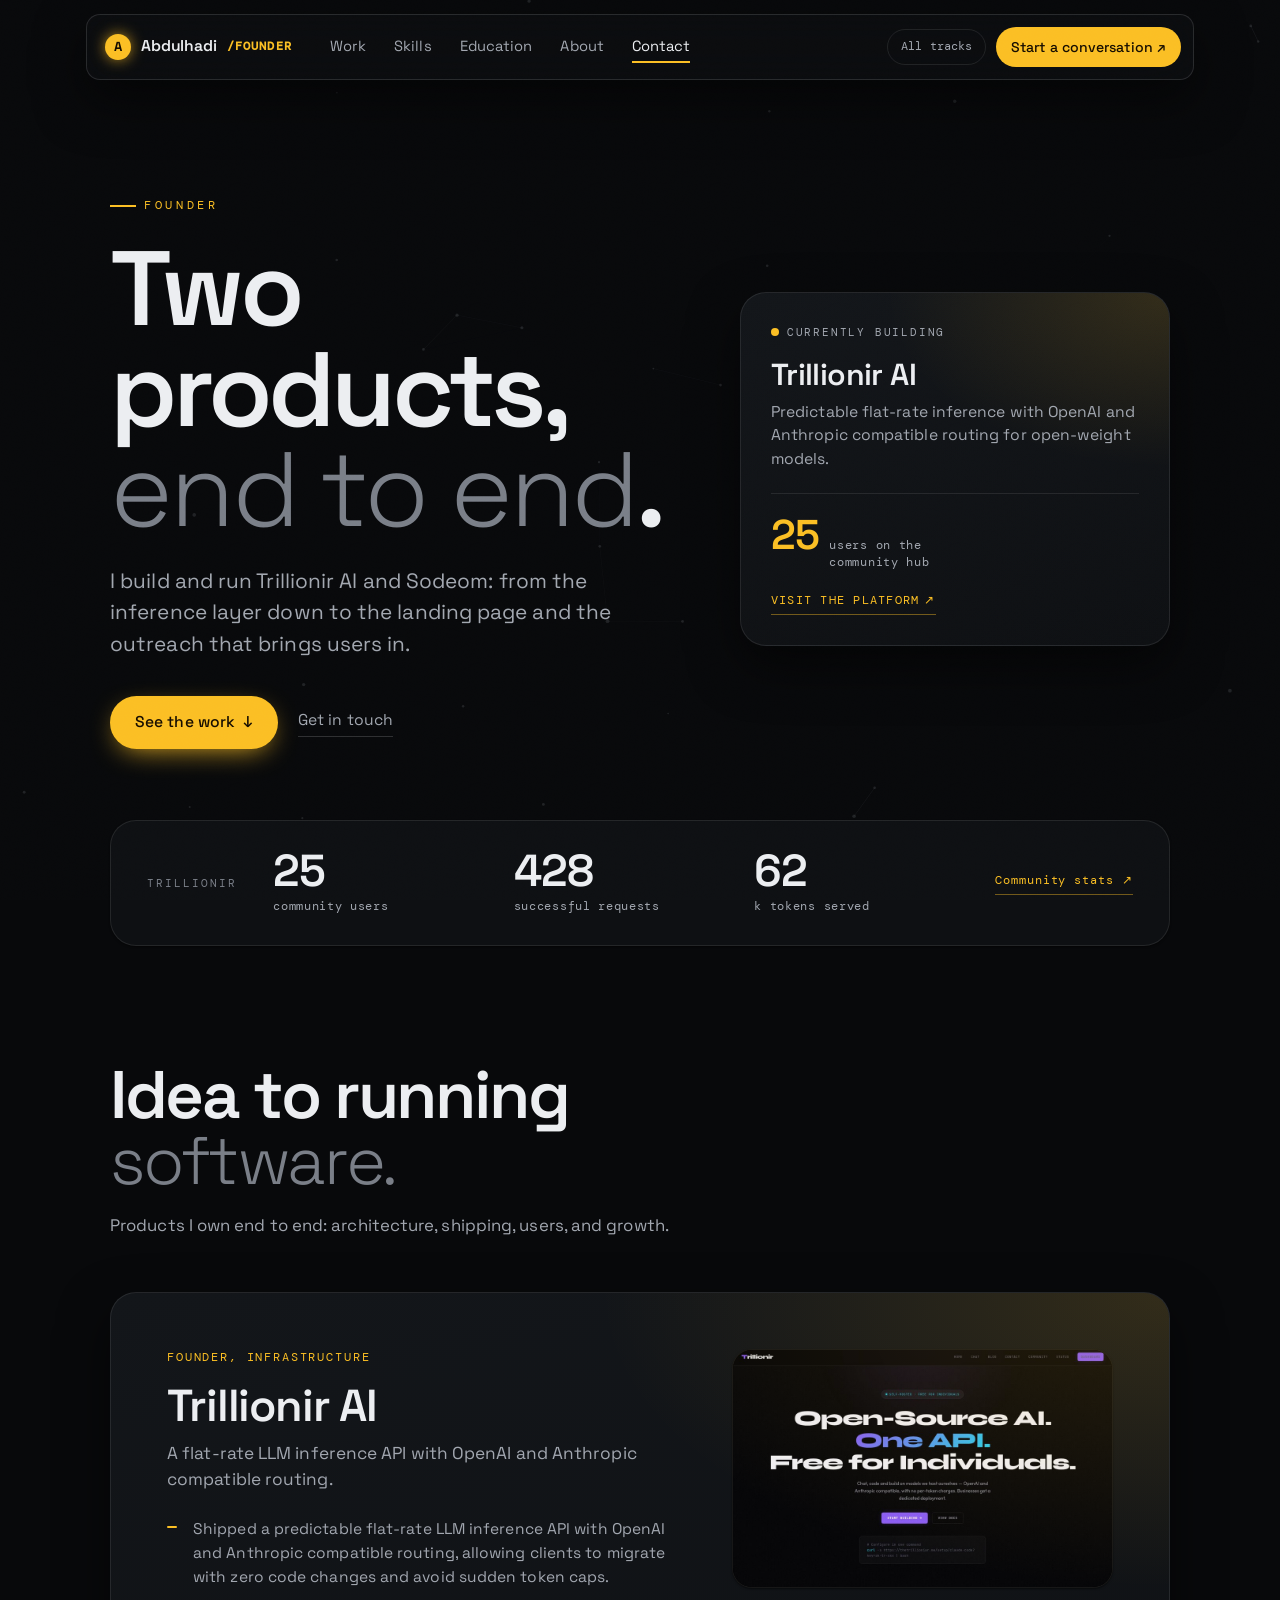
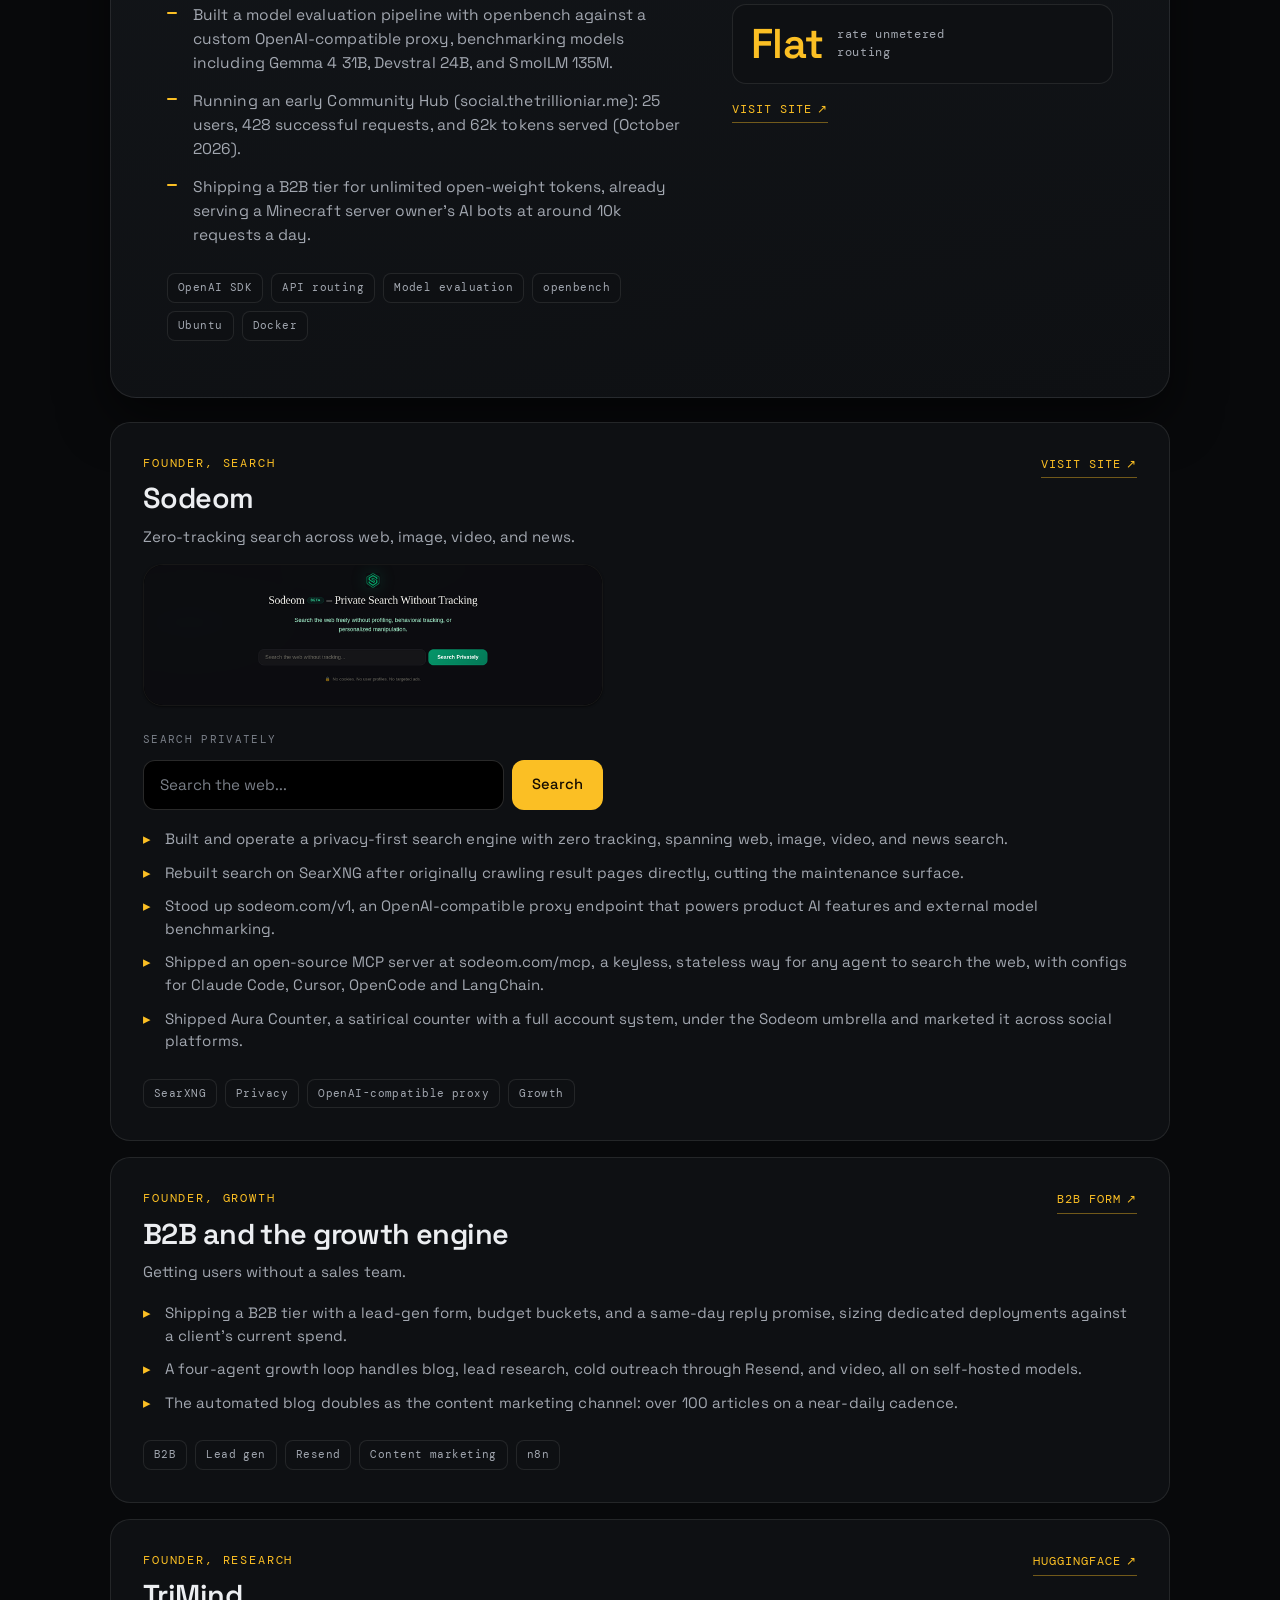
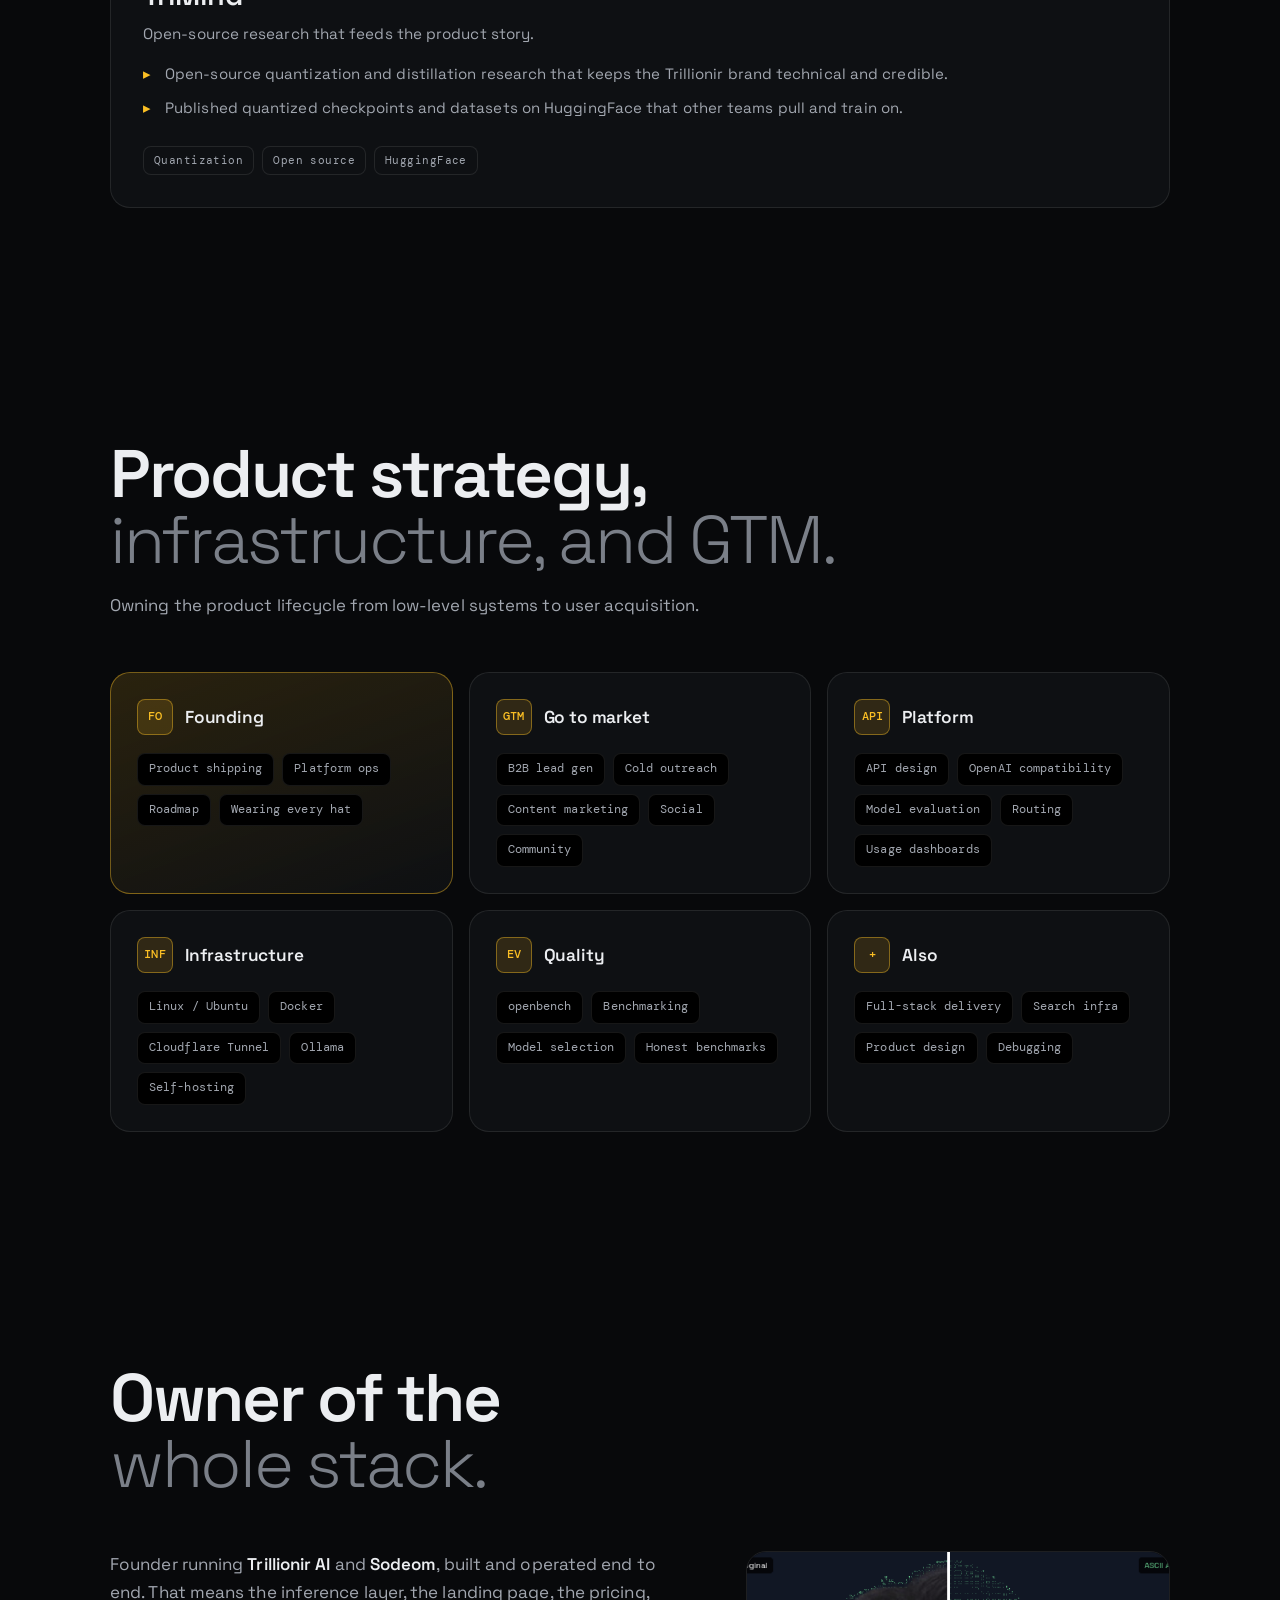
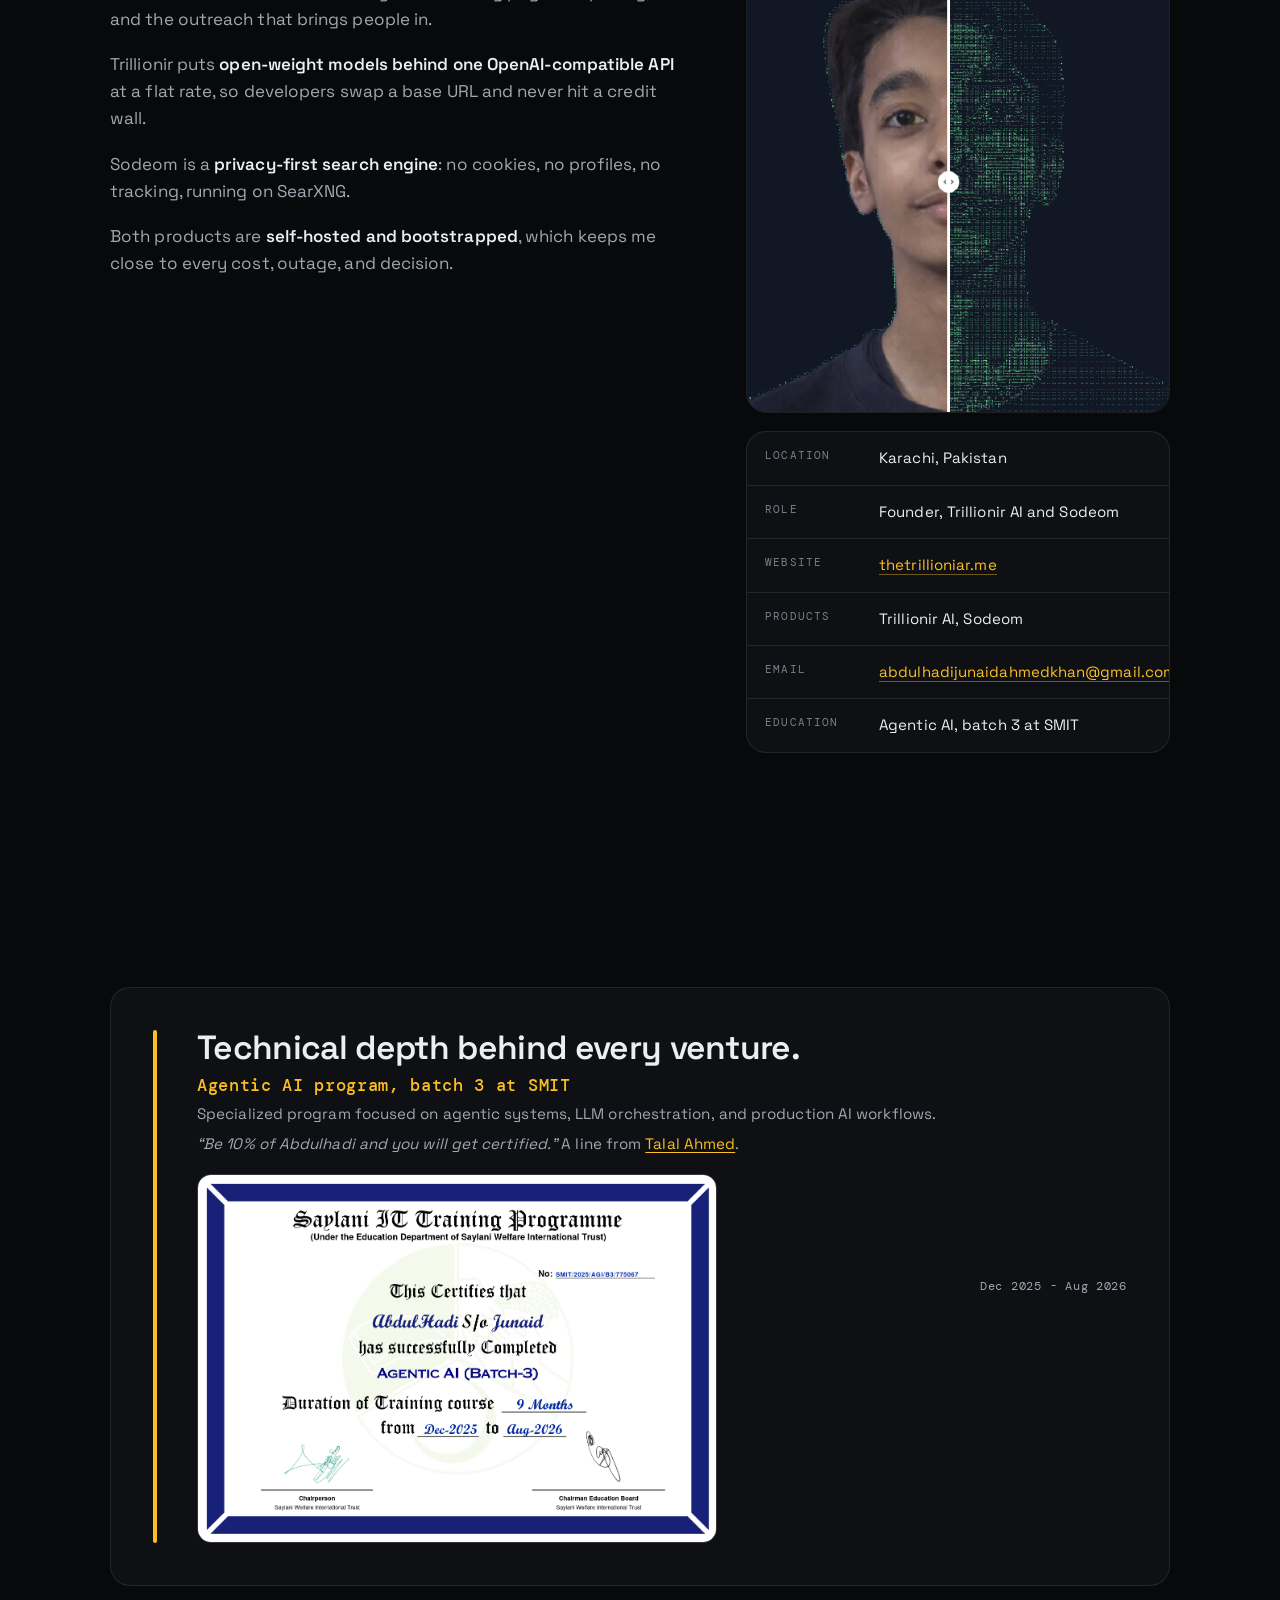
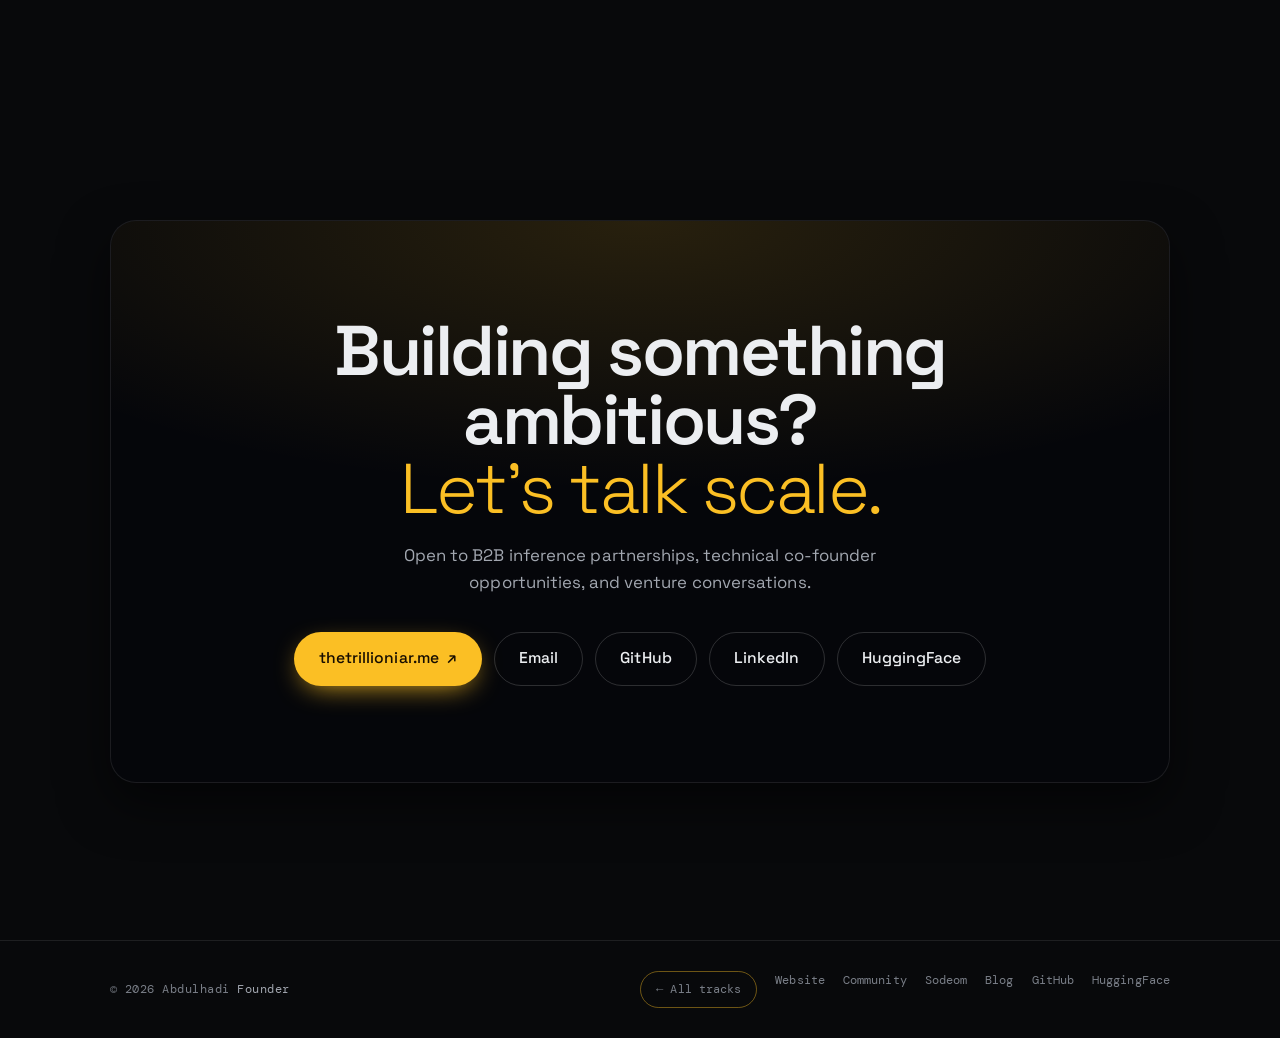
<file: founder.html>
<!DOCTYPE html>
<html lang="en" data-role="founder">
<head>
<meta charset="UTF-8">
<meta name="viewport" content="width=device-width, initial-scale=1.0">
<title>Abdulhadi | Founder - Trillionir AI & Sodeom</title>
<meta name="description" content="Abdulhadi is the founder of Trillionir AI (predictable flat-rate LLM inference API) and Sodeom (privacy-first search engine). Operating platforms end to end.">
<meta name="author" content="Abdulhadi Junaid">
<meta name="theme-color" content="#08090b">
<link rel="canonical" href="https://abdulhadi-sodeom.netlify.app/founder.html">
<link rel="icon" type="image/svg+xml" href="favicon.svg">

<!-- Open Graph / Social Sharing -->
<meta property="og:site_name" content="Abdulhadi">
<meta property="og:type" content="profile">
<meta property="og:title" content="Abdulhadi | Founder - Trillionir AI & Sodeom">
<meta property="og:description" content="Founder running Trillionir AI and Sodeom: from inference architecture and Docker self-hosting down to GTM and telemetry.">
<meta property="og:url" content="https://abdulhadi-sodeom.netlify.app/founder.html">
<meta property="og:image" content="https://abdulhadi-sodeom.netlify.app/assets/portrait.png">
<meta property="og:locale" content="en_US">

<!-- Twitter Cards -->
<meta name="twitter:card" content="summary">
<meta name="twitter:title" content="Abdulhadi | Founder - Trillionir AI & Sodeom">
<meta name="twitter:description" content="Founder running Trillionir AI and Sodeom: from inference architecture and Docker self-hosting down to GTM and telemetry.">
<meta name="twitter:image" content="https://abdulhadi-sodeom.netlify.app/assets/portrait.png">

<!-- AEO & Search Structured Data (JSON-LD) -->
<script type="application/ld+json">
{
  "@context": "https://schema.org",
  "@graph": [
    {
      "@type": "ProfilePage",
      "@id": "https://abdulhadi-sodeom.netlify.app/founder.html#page",
      "url": "https://abdulhadi-sodeom.netlify.app/founder.html",
      "name": "Abdulhadi - Founder Portfolio",
      "description": "Founder and operator of Trillionir AI and Sodeom.",
      "mainEntity": { "@id": "https://abdulhadi-sodeom.netlify.app/founder.html#person" }
    },
    {
      "@type": "Person",
      "@id": "https://abdulhadi-sodeom.netlify.app/founder.html#person",
      "name": "Abdulhadi Junaid",
      "alternateName": ["Abdulhadi", "thetrillioniar", "Abdulhadi446"],
      "jobTitle": "Founder & AI Engineer",
      "image": "https://abdulhadi-sodeom.netlify.app/assets/portrait.png",
      "url": "https://abdulhadi-sodeom.netlify.app/founder.html",
      "homeLocation": { "@type": "Place", "name": "Karachi, Pakistan" },
      "alumniOf": { "@type": "EducationalOrganization", "name": "Saylani Mass IT Training (SMIT)" },
      "sameAs": [
        "https://thetrillioniar.me",
        "https://social.thetrillioniar.me",
        "https://sodeom.com",
        "https://github.com/Abdulhadi446",
        "https://www.linkedin.com/in/abdulhadi-junaid-485795378/"
      ],
      "knowsAbout": [
        "LLM Inference Platforms",
        "OpenAI API Compatible Routing",
        "Self-Hosted Search (SearXNG)",
        "Docker Containerization",
        "Linux Infrastructure",
        "Product Strategy",
        "B2B AI Integration",
        "openbench Model Evaluation"
      ]
    }
  ]
}
</script>
<script>document.documentElement.classList.add('js');</script>
<link rel="preconnect" href="https://fonts.googleapis.com">
<link rel="preconnect" href="https://fonts.gstatic.com" crossorigin>
<link href="https://fonts.googleapis.com/css2?family=DM+Mono:wght@400;500&family=Space+Grotesk:wght@300;400;500;600;700&display=swap" rel="stylesheet">
<link rel="stylesheet" href="styles/base.css">
<link rel="stylesheet" href="styles/founder.css">
</head>
<body>

<a class="skip-link" href="#main">Skip to content</a>

<div class="grain" aria-hidden="true"></div>

<div class="nav-shell">
  <nav aria-label="Primary">
    <a href="index.html" class="logo"><span class="logo-mark" aria-hidden="true">A</span> Abdulhadi <span class="role-name">/founder</span></a>
    <div class="nav-links">
      <a href="#work">Work</a>
      <a href="#skills">Skills</a>
      <a href="#education">Education</a>
      <a href="#about">About</a>
      <a href="#contact">Contact</a>
    </div>
    <div class="nav-tools">
      <a href="index.html" class="nav-home">All tracks</a>
      <a href="#contact" class="nav-cta">Start a conversation <span aria-hidden="true">&#8599;</span></a>
      <button class="menu-toggle" type="button" aria-expanded="false" aria-controls="mobile-menu" aria-label="Open navigation menu"><span></span><span></span></button>
    </div>
  </nav>
  <div class="mobile-menu" id="mobile-menu">
    <a href="#work">Work</a>
    <a href="#skills">Skills</a>
    <a href="#education">Education</a>
    <a href="#about">About</a>
    <a href="#contact">Contact</a>
    <a href="index.html">All tracks</a>
  </div>
</div>

<div class="wrap" id="main">

  <header class="hero">
    <div class="hero-copy">
      <p class="eyebrow">Founder</p>
      <h1 class="hero-title">Two products, <span class="cond">end to end</span>.</h1>
      <p class="lede">I build and run Trillionir AI and Sodeom: from the inference layer down to the landing page and the outreach that brings users in.</p>
      <div class="hero-cta">
        <a href="#work" class="btn btn-primary">See the work <span aria-hidden="true">&#8595;</span></a>
        <a href="#contact" class="text-link">Get in touch</a>
      </div>
    </div>
    <aside class="hero-aside reveal">
      <div class="signal-card" data-tilt>
        <div class="signal-top"><span class="live-dot" aria-hidden="true"></span> Currently building</div>
        <h2>Trillionir AI</h2>
        <p>Predictable flat-rate inference with OpenAI and Anthropic compatible routing for open-weight models.</p>
        <div class="signal-metric"><strong>25</strong><span>users on the<br>community hub</span></div>
        <a href="https://thetrillioniar.me" target="_blank" rel="noopener" class="signal-link">Visit the platform <span aria-hidden="true">&#8599;</span></a>
      </div>
    </aside>
  </header>

  <div class="proof-strip reveal" aria-label="Trillionir">
    <span class="proof-k">Trillionir</span>
    <div class="proof-item"><strong data-count="25">25</strong><small>community users</small></div><div class="proof-item"><strong data-count="428">428</strong><small>successful requests</small></div><div class="proof-item"><strong data-count="62">62</strong><small>k tokens served</small></div>
    <a href="https://social.thetrillioniar.me" target="_blank" rel="noopener" aria-label="Open the Trillionir community hub">Community stats &#8599;</a>
  </div>

  <section id="work">
    <div class="sec-head reveal">
      <h2>Idea to running<br><span>software.</span></h2>
      <p class="sec-sub">Products I own end to end: architecture, shipping, users, and growth.</p>
    </div>
    <article class="work-featured reveal" data-tilt>
      <div class="wf-grid">
        <div class="wf-main">
          <p class="wf-role">Founder, infrastructure</p>
          <h3>Trillionir AI</h3>
          <p class="wf-desc">A flat-rate LLM inference API with OpenAI and Anthropic compatible routing.</p>
          <ul class="wf-list"><li>Shipped a predictable flat-rate LLM inference API with OpenAI and Anthropic compatible routing, allowing clients to migrate with zero code changes and avoid sudden token caps.</li><li>Built a model evaluation pipeline with openbench against a custom OpenAI-compatible proxy, benchmarking models including Gemma 4 31B, Devstral 24B, and SmolLM 135M.</li><li>Running an early Community Hub (<a href="https://social.thetrillioniar.me" target="_blank" rel="noopener">social.thetrillioniar.me</a>): 25 users, 428 successful requests, and 62k tokens served (October 2026).</li><li>Shipping a B2B tier for unlimited open-weight tokens, already serving a Minecraft server owner's AI bots at around 10k requests a day.</li></ul>
          <div class="p-tags"><span class="tag">OpenAI SDK</span><span class="tag">API routing</span><span class="tag">Model evaluation</span><span class="tag">openbench</span><span class="tag">Ubuntu</span><span class="tag">Docker</span></div>
        </div>
        <div class="wf-side"><figure class="work-shot"><img src="assets/work-trillionir.jpg" alt="The Trillionir AI homepage: open-source AI, one API, free for individuals" width="960" height="600" loading="lazy"></figure><div class="project-metric"><strong>Flat</strong><span>rate unmetered<br>routing</span></div><a href="https://thetrillioniar.me/" target="_blank" rel="noopener" class="p-link" aria-label="Visit thetrillioniar.me">Visit site <span aria-hidden="true">&#8599;</span></a></div>
      </div>
    </article>
    <div class="work-list">
      <article class="work-item reveal">
        <div class="wi-head">
          <div><p class="wf-role">Founder, search</p><h3>Sodeom</h3><p class="wf-desc">Zero-tracking search across web, image, video, and news.</p><figure class="work-shot"><img src="assets/work-sodeom.png" alt="The Sodeom search engine homepage: private search without tracking" width="800" height="260" loading="lazy"></figure><form class="project-tool sodeom-tool" action="https://sodeom.com/" method="get" target="_blank" rel="noopener">
              <label for="sodeom-query">Search privately</label>
              <div class="project-tool-row">
                <input id="sodeom-query" name="q" type="search" placeholder="Search the web..." autocomplete="off" required>
                <button type="submit" aria-label="Search with Sodeom">Search</button>
              </div>
            </form></div>
          <a href="https://sodeom.com" target="_blank" rel="noopener" class="p-link" aria-label="Visit sodeom.com">Visit site <span aria-hidden="true">&#8599;</span></a>
        </div>
        <ul class="wi-list"><li>Built and operate a privacy-first search engine with zero tracking, spanning web, image, video, and news search.</li><li>Rebuilt search on SearXNG after originally crawling result pages directly, cutting the maintenance surface.</li><li>Stood up sodeom.com/v1, an OpenAI-compatible proxy endpoint that powers product AI features and external model benchmarking.</li><li>Shipped an <a href="https://github.com/sodeom/mcp" target="_blank" rel="noopener" aria-label="Sodeom MCP source">open-source MCP server</a> at sodeom.com/mcp, a keyless, stateless way for any agent to search the web, with configs for Claude Code, Cursor, OpenCode and LangChain.</li><li>Shipped <a href="https://auracounter.sodeom.com/" target="_blank" rel="noopener" aria-label="Visit Aura Counter">Aura Counter</a>, a satirical counter with a full account system, under the Sodeom umbrella and marketed it across social platforms.</li></ul>
        <div class="p-tags"><span class="tag">SearXNG</span><span class="tag">Privacy</span><span class="tag">OpenAI-compatible proxy</span><span class="tag">Growth</span></div>
      </article>
      <article class="work-item reveal">
        <div class="wi-head">
          <div><p class="wf-role">Founder, growth</p><h3>B2B and the growth engine</h3><p class="wf-desc">Getting users without a sales team.</p></div>
          <a href="https://b2b-sodeom.netlify.app/" target="_blank" rel="noopener" class="p-link" aria-label="The Trillionir B2B form">B2B form <span aria-hidden="true">&#8599;</span></a>
        </div>
        <ul class="wi-list"><li>Shipping a B2B tier with a lead-gen form, budget buckets, and a same-day reply promise, sizing dedicated deployments against a client's current spend.</li><li>A four-agent growth loop handles blog, lead research, cold outreach through Resend, and video, all on self-hosted models.</li><li>The automated blog doubles as the content marketing channel: over 100 articles on a near-daily cadence.</li></ul>
        <div class="p-tags"><span class="tag">B2B</span><span class="tag">Lead gen</span><span class="tag">Resend</span><span class="tag">Content marketing</span><span class="tag">n8n</span></div>
      </article>
      <article class="work-item reveal">
        <div class="wi-head">
          <div><p class="wf-role">Founder, research</p><h3>TriMind</h3><p class="wf-desc">Open-source research that feeds the product story.</p></div>
          <a href="https://huggingface.co/thetrillioniar" target="_blank" rel="noopener" class="p-link" aria-label="Abdulhadi on HuggingFace">HuggingFace <span aria-hidden="true">&#8599;</span></a>
        </div>
        <ul class="wi-list"><li>Open-source quantization and distillation research that keeps the Trillionir brand technical and credible.</li><li>Published quantized checkpoints and datasets on HuggingFace that other teams pull and train on.</li></ul>
        <div class="p-tags"><span class="tag">Quantization</span><span class="tag">Open source</span><span class="tag">HuggingFace</span></div>
      </article>
    </div>
  </section>

  <section id="skills">
    <div class="sec-head reveal">
      <h2>Product strategy,<br><span>infrastructure, and GTM.</span></h2>
      <p class="sec-sub">Owning the product lifecycle from low-level systems to user acquisition.</p>
    </div>
    <div class="skills-grid reveal">
      <div class="skill-card skill-card-accent">
        <div class="skill-head"><div class="skill-ico" aria-hidden="true">FO</div><h3>Founding</h3></div>
        <div class="skill-items"><span class="chip">Product shipping</span><span class="chip">Platform ops</span><span class="chip">Roadmap</span><span class="chip">Wearing every hat</span></div>
      </div>
      <div class="skill-card">
        <div class="skill-head"><div class="skill-ico" aria-hidden="true">GTM</div><h3>Go to market</h3></div>
        <div class="skill-items"><span class="chip">B2B lead gen</span><span class="chip">Cold outreach</span><span class="chip">Content marketing</span><span class="chip">Social</span><span class="chip">Community</span></div>
      </div>
      <div class="skill-card">
        <div class="skill-head"><div class="skill-ico" aria-hidden="true">API</div><h3>Platform</h3></div>
        <div class="skill-items"><span class="chip">API design</span><span class="chip">OpenAI compatibility</span><span class="chip">Model evaluation</span><span class="chip">Routing</span><span class="chip">Usage dashboards</span></div>
      </div>
      <div class="skill-card">
        <div class="skill-head"><div class="skill-ico" aria-hidden="true">INF</div><h3>Infrastructure</h3></div>
        <div class="skill-items"><span class="chip">Linux / Ubuntu</span><span class="chip">Docker</span><span class="chip">Cloudflare Tunnel</span><span class="chip">Ollama</span><span class="chip">Self-hosting</span></div>
      </div>
      <div class="skill-card">
        <div class="skill-head"><div class="skill-ico" aria-hidden="true">EV</div><h3>Quality</h3></div>
        <div class="skill-items"><span class="chip">openbench</span><span class="chip">Benchmarking</span><span class="chip">Model selection</span><span class="chip">Honest benchmarks</span></div>
      </div>
      <div class="skill-card">
        <div class="skill-head"><div class="skill-ico" aria-hidden="true">+</div><h3>Also</h3></div>
        <div class="skill-items"><span class="chip">Full-stack delivery</span><span class="chip">Search infra</span><span class="chip">Product design</span><span class="chip">Debugging</span></div>
      </div>
    </div>
  </section>

  <section id="about">
    <div class="sec-head reveal">
      <h2>Owner of the<br><span>whole stack.</span></h2>
    </div>
    <div class="about-grid">
      <div class="about-text reveal">
        <p>Founder running <strong>Trillionir AI</strong> and <strong>Sodeom</strong>, built and operated end to end. That means the inference layer, the landing page, the pricing, and the outreach that brings people in.</p>
        <p>Trillionir puts <strong>open-weight models behind one OpenAI-compatible API</strong> at a flat rate, so developers swap a base URL and never hit a credit wall.</p>
        <p>Sodeom is a <strong>privacy-first search engine</strong>: no cookies, no profiles, no tracking, running on SearXNG.</p>
        <p>Both products are <strong>self-hosted and bootstrapped</strong>, which keeps me close to every cost, outage, and decision.</p>
      </div>
      <div class="about-side reveal">
        <figure class="portrait">
          <img src="assets/portrait.png" alt="Portrait of Abdulhadi" width="460" height="460" loading="lazy">
        </figure>
        <dl class="dossier">
<div class="dossier-row"><dt>Location</dt><dd>Karachi, Pakistan</dd></div><div class="dossier-row"><dt>Role</dt><dd>Founder, Trillionir AI and Sodeom</dd></div><div class="dossier-row"><dt>Website</dt><dd><a href="https://thetrillioniar.me" target="_blank" rel="noopener">thetrillioniar.me</a></dd></div><div class="dossier-row"><dt>Products</dt><dd>Trillionir AI, Sodeom</dd></div><div class="dossier-row"><dt>Email</dt><dd><a href="mailto:abdulhadijunaidahmedkhan@gmail.com">abdulhadijunaidahmedkhan@gmail.com</a></dd></div><div class="dossier-row"><dt>Education</dt><dd>Agentic AI, batch 3 at SMIT</dd></div>
        </dl>
      </div>
    </div>
  </section>

  <section id="education">
    <div class="edu reveal">
      <div class="edu-bar" aria-hidden="true"></div>
      <div class="edu-main">
        <h2 class="edu-title">Technical depth behind every venture.</h2>
        <h3>Agentic AI program, batch 3 at SMIT</h3>
        <p>Specialized program focused on agentic systems, LLM orchestration, and production AI workflows.</p>
        <p class="certificate-quote">“Be 10% of Abdulhadi and you will get certified.” <span> A line from <a href="https://www.linkedin.com/in/talal--ahmed/" target="_blank" rel="noopener">Talal Ahmed</a>.</span></p>
        <a class="certificate-link" href="assets/agentic-ai-certificate.pdf" target="_blank" rel="noopener" aria-label="Open Agentic AI certificate PDF"><img src="assets/agentic-ai-certificate.png" alt="Saylani Agentic AI Batch 3 certificate" width="1285" height="910" loading="lazy"></a>
      </div>
      <div class="edu-dates">Dec 2025 - Aug 2026</div>
    </div>
  </section>

  <section id="contact">
    <div class="contact-box reveal">
      <h2>Building something ambitious?<br><em>Let's talk scale.</em></h2>
      <p>Open to B2B inference partnerships, technical co-founder opportunities, and venture conversations.</p>
      <div class="contact-links">

        <a href="https://thetrillioniar.me" target="_blank" rel="noopener" class="btn btn-primary" aria-label="Open thetrillioniar.me in a new tab">thetrillioniar.me <span aria-hidden="true">&#8599;</span></a>
        <a href="mailto:abdulhadijunaidahmedkhan@gmail.com" class="btn btn-ghost" aria-label="Email abdulhadijunaidahmedkhan@gmail.com">Email</a>
        <a href="https://github.com/Abdulhadi446" target="_blank" rel="noopener" class="btn btn-ghost" aria-label="Abdulhadi on GitHub">GitHub</a>
        <a href="https://www.linkedin.com/in/abdulhadi-junaid-485795378/" target="_blank" rel="noopener" class="btn btn-ghost" aria-label="Abdulhadi on LinkedIn">LinkedIn</a>
        <a href="https://huggingface.co/thetrillioniar" target="_blank" rel="noopener" class="btn btn-ghost" aria-label="Abdulhadi on HuggingFace">HuggingFace</a>
      </div>
    </div>
  </section>

</div>

<footer>
  <div class="wrap foot-in">
    <div class="foot-copy">&copy; 2026 Abdulhadi <span>Founder</span></div>
    <div class="foot-links">
      <a href="index.html" class="foot-back">&#8592; All tracks</a>
      <a href="https://thetrillioniar.me" target="_blank" rel="noopener">Website</a>
      <a href="https://social.thetrillioniar.me" target="_blank" rel="noopener">Community</a>
      <a href="https://sodeom.com" target="_blank" rel="noopener">Sodeom</a>
      <a href="https://blogs.thetrillioniar.me" target="_blank" rel="noopener">Blog</a>
      <a href="https://github.com/Abdulhadi446" target="_blank" rel="noopener">GitHub</a>
      <a href="https://huggingface.co/thetrillioniar" target="_blank" rel="noopener">HuggingFace</a>
    </div>
  </div>
</footer>

<script src="script.js"></script>
<script src="effects.js"></script>
</body>
</html>
</file>
<file: styles/base.css>
/* ============================================================
   styles/base.css  —  shared by EVERY page (gateway + 5 tracks)
   reset, tokens, per-role accent vars, body, grain, base type,
   nav + mobile menu, footer, reveal, skip link, keyboard overlay.
   Do NOT put page-specific design here: role pages own
   styles/<page>.css, the gateway owns styles/gateway.css.
   ============================================================ */

/* ============================================================
   Abdulhadi — "Signal Terminal" design system
   Dark-only. Per-role accent. Space Grotesk + DM Mono.
   Liquid Glass only on the floating nav. Soft elevation elsewhere.
   ============================================================ */

/* ---- reset ---- */
*, *::before, *::after { box-sizing: border-box; }
* { margin: 0; }
/* canvas color lives on <html>, not <body>, so effects.js can paint its
   field behind the content (a negative z-index child of an opaque body
   would be invisible). */
html { -webkit-text-size-adjust: 100%; scroll-behavior: smooth; background: var(--bg); }
img, picture, svg, video { display: block; max-width: 100%; }
input, button, textarea, select { font: inherit; color: inherit; }
button { cursor: pointer; background: none; border: none; }
a { color: inherit; text-decoration: none; }
ul { list-style: none; padding: 0; }

/* ---- tokens ---- */
:root {
  --bg: #08090b;
  --bg-deep: #000000;
  --surface: #0e1013;
  --surface-2: #13161a;
  --line: rgba(255,255,255,.09);
  --line-strong: rgba(255,255,255,.16);
  --text: #eceef1;
  --text-2: #a2a7b0;
  --text-3: #71767f;

  --accent: #4ade80;
  --accent-ink: #04140a;
  --accent-dim: rgba(74,222,128,.14);
  --accent-line: rgba(74,222,128,.42);

  --plate: #05060a;
  --glass-bg: rgba(14,16,19,.62);
  --glass-line: rgba(255,255,255,.12);

  --sh-1: 0 1px 2px rgba(0,0,0,.5);
  --sh-2: 0 20px 50px rgba(0,0,0,.55);
  --sh-glow: 0 0 0 1px var(--accent-line), 0 18px 60px -30px var(--accent);

  --r-sm: 8px; --r-md: 14px; --r-lg: 20px; --r-xl: 26px;
  --maxw: 1140px;
  --nav-h: 66px;

  --mono: "DM Mono", ui-monospace, "SFMono-Regular", Menlo, monospace;
  --sans: "Space Grotesk", system-ui, -apple-system, "Segoe UI", sans-serif;
}

/* per-role accents: one page, one color */
html[data-role="ai-ml"]        { --accent:#4ade80; --accent-ink:#04140a; --accent-dim:rgba(74,222,128,.14);  --accent-line:rgba(74,222,128,.42); }
html[data-role="ai-automation"]{ --accent:#22d3ee; --accent-ink:#04141a; --accent-dim:rgba(34,211,238,.14);  --accent-line:rgba(34,211,238,.42); }
html[data-role="founder"]      { --accent:#fbbf24; --accent-ink:#160d00; --accent-dim:rgba(251,191,36,.14);  --accent-line:rgba(251,191,36,.42); }
html[data-role="fullstack"]    { --accent:#60a5fa; --accent-ink:#041024; --accent-dim:rgba(96,165,250,.14);  --accent-line:rgba(96,165,250,.42); }
html[data-role="fde"]          { --accent:#a78bfa; --accent-ink:#0d0424; --accent-dim:rgba(167,139,250,.14); --accent-line:rgba(167,139,250,.42); }

/* ---- base ---- */
body {
  background: transparent;
  color: var(--text);
  font-family: var(--sans);
  font-size: 1.0625rem;
  line-height: 1.62;
  letter-spacing: .005em;
  -webkit-font-smoothing: antialiased;
  min-height: 100vh;
  overflow-x: hidden;
}
body.boot-lock { overflow: hidden; }

::selection { background: var(--accent); color: var(--accent-ink); }

:focus-visible {
  outline: 2px solid var(--accent);
  outline-offset: 3px;
  border-radius: 4px;
}

/* subtle grain over everything (pointer-transparent) */
.grain {
  position: fixed; inset: 0; z-index: 60; pointer-events: none;
  opacity: .03; mix-blend-mode: overlay;
  background-image: url("data:image/svg+xml,%3Csvg xmlns='http://www.w3.org/2000/svg' width='120' height='120'%3E%3Cfilter id='n'%3E%3CfeTurbulence type='fractalNoise' baseFrequency='.85' numOctaves='2'/%3E%3C/filter%3E%3Crect width='100%25' height='100%25' filter='url(%23n)'/%3E%3C/svg%3E");
}

.wrap { width: 100%; max-width: var(--maxw); margin-inline: auto; padding-inline: clamp(20px, 5vw, 40px); }

/* motion layer canvases (effects.js). Pointer-transparent, never interactive:
   the field sits behind content, the lens above it but below the boot,
   keyboard overlay and skip link. */
.fx-field, .fx-cursor { position: fixed; inset: 0; width: 100vw; height: 100vh; pointer-events: none; }
.fx-field { z-index: -1; }
.fx-cursor { z-index: 55; mix-blend-mode: difference; }
@media (pointer: coarse) { .fx-cursor { display: none; } }

.certificate-link {
  display: block;
  width: min(100%, 520px);
  margin-top: 18px;
  border: 1px solid var(--line-strong);
  border-radius: var(--r-md);
  overflow: hidden;
  transition: border-color .2s, transform .2s;
}
.certificate-link:hover { border-color: var(--accent); transform: translateY(-2px); }
.certificate-link img { width: 100%; height: auto; }
.certificate-quote { margin-top: 14px; color: var(--text-2); font-size: .92rem; font-style: italic; }
.certificate-quote span { font-style: normal; }
.certificate-quote a { color: var(--accent); text-decoration: underline; text-underline-offset: 3px; }

.eyebrow {
  font-family: var(--mono);
  font-size: .72rem;
  letter-spacing: .32em;
  text-transform: uppercase;
  color: var(--accent);
  display: inline-flex; align-items: center; gap: .7em;
}
.eyebrow::before {
  content: ""; width: 26px; height: 2px; background: var(--accent); display: inline-block;
}

h1, h2, h3 { line-height: 1.05; letter-spacing: -.02em; font-weight: 600; }
.cond { font-weight: 300; color: var(--text-2); }

/* skill chips that link out to the tool's own site */
a.chip { transition: color .2s, border-color .2s; }
a.chip:hover { color: var(--text); border-color: var(--line-strong); }

/* ============================================================
   NAV — floating Liquid Glass (the only glass)
   ============================================================ */
.nav-shell {
  position: sticky; top: 14px; z-index: 50;
  width: 100%; max-width: var(--maxw);
  margin: 14px auto 0; padding-inline: clamp(10px, 3vw, 16px);
}
.nav-shell > nav {
  height: var(--nav-h);
  display: flex; align-items: center; gap: 18px;
  padding: 0 12px 0 18px;
  background: var(--glass-bg);
  -webkit-backdrop-filter: blur(24px) saturate(1.4);
  backdrop-filter: blur(24px) saturate(1.4);
  border: 1px solid var(--glass-line);
  border-radius: var(--r-md);
  box-shadow: var(--sh-2);
}
.logo { display: flex; align-items: center; gap: 10px; font-weight: 600; letter-spacing: -.01em; font-size: .98rem; }
.logo-mark {
  width: 26px; height: 26px; border-radius: 50%;
  background: var(--accent); color: var(--accent-ink);
  display: grid; place-items: center; font-size: .82rem; font-weight: 700;
  box-shadow: 0 0 16px -2px var(--accent);
}
.logo .role-name { font-family: var(--mono); font-size: .72rem; color: var(--accent); letter-spacing: .1em; text-transform: uppercase; }
.nav-links { display: flex; gap: 4px; margin-left: 8px; }
.nav-links a {
  font-size: .92rem; color: var(--text-2); padding: 8px 12px; border-radius: var(--r-sm);
  position: relative; transition: color .2s;
}
.nav-links a::after {
  content: ""; position: absolute; left: 12px; right: 12px; bottom: 4px; height: 2px;
  background: var(--accent); transform: scaleX(0); transform-origin: left; transition: transform .3s;
}
.nav-links a:hover { color: var(--text); }
.nav-links a.active { color: var(--text); }
.nav-links a.active::after { transform: scaleX(1); }
.nav-tools { margin-left: auto; display: flex; align-items: center; gap: 10px; }
.nav-cta {
  font-size: .88rem; font-weight: 500;
  background: var(--accent); color: var(--accent-ink);
  padding: 9px 15px; border-radius: 999px;
  transition: filter .2s, transform .2s;
}
.nav-cta:hover { filter: brightness(1.08); transform: translateY(-1px); }
.nav-home {
  font-family: var(--mono); font-size: .72rem; color: var(--text-2);
  border: 1px solid var(--line); border-radius: 999px; padding: 8px 13px;
  transition: border-color .2s, color .2s;
}
.nav-home:hover { color: var(--text); border-color: var(--line-strong); }

.menu-toggle { display: none; width: 40px; height: 40px; border: 1px solid var(--line); border-radius: var(--r-sm); position: relative; }
.menu-toggle span { position: absolute; left: 11px; right: 11px; height: 2px; background: var(--text); transition: transform .3s, top .3s; }
.menu-toggle span:nth-child(1) { top: 15px; }
.menu-toggle span:nth-child(2) { top: 23px; }
.menu-toggle[aria-expanded="true"] span:nth-child(1) { top: 19px; transform: rotate(45deg); }
.menu-toggle[aria-expanded="true"] span:nth-child(2) { top: 19px; transform: rotate(-45deg); }

.mobile-menu {
  display: none; flex-direction: column; gap: 2px;
  margin-top: 8px; padding: 10px;
  background: var(--surface); border: 1px solid var(--line); border-radius: var(--r-md);
  box-shadow: var(--sh-2);
}
.mobile-menu a { padding: 12px 14px; border-radius: var(--r-sm); color: var(--text-2); font-size: 1rem; }
.mobile-menu a.active { color: var(--accent); background: var(--accent-dim); }

/* ============================================================
   FOOTER
   ============================================================ */
footer { border-top: 1px solid var(--line); padding: 30px 0; margin-top: 40px; }
.foot-in { display: flex; flex-wrap: wrap; gap: 14px 24px; align-items: center; justify-content: space-between; }
.foot-copy { font-family: var(--mono); font-size: .76rem; color: var(--text-3); letter-spacing: .04em; }
.foot-copy span { color: var(--text-2); }
.foot-links { display: flex; flex-wrap: wrap; gap: 18px; font-family: var(--mono); font-size: .76rem; }
.foot-links a { color: var(--text-3); transition: color .2s; }
.foot-links a:hover { color: var(--accent); }
.foot-back {
  font-family: var(--mono); font-size: .76rem; color: var(--accent);
  border: 1px solid var(--accent-line); border-radius: 999px; padding: 8px 15px;
  transition: background .2s, color .2s;
}
.foot-back:hover { background: var(--accent); color: var(--accent-ink); }

/* ============================================================
   REVEAL
   ============================================================ */
.js .reveal { opacity: 0; transform: translateY(22px); transition: opacity .7s ease, transform .7s cubic-bezier(.2,.7,.3,1); }
.js .reveal.on { opacity: 1; transform: none; }

/* ============================================================
   RESPONSIVE
   ============================================================ */

@media (max-width: 768px) {
  .nav-links { display: none; }
  .nav-cta { display: none; }
  .menu-toggle { display: block; }
  .mobile-menu.open { display: flex; }
  html:not(.js) .menu-toggle { display: none; }
  html:not(.js) .mobile-menu { display: flex; }
}
@media (max-width: 560px) {
  body { font-size: 1rem; }
}
/* ============================================================
   REDUCED MOTION
   ============================================================ */

@media (prefers-reduced-motion: reduce) {
  *, *::before, *::after { animation-duration: .001ms !important; animation-iteration-count: 1 !important; transition-duration: .001ms !important; scroll-behavior: auto !important; }
  .js .reveal { opacity: 1 !important; transform: none !important; }
  .fx-field, .fx-cursor { display: none !important; }
}

/* ---- skip link (keyboard first) ---- */
.skip-link { position: fixed; top: 14px; left: 14px; z-index: 400; padding: 13px 18px; background: var(--accent); color: var(--accent-ink); font-family: var(--mono); font-size: .78rem; font-weight: 500; letter-spacing: .1em; text-transform: uppercase; border-radius: var(--r-sm); transform: translateY(-250%); transition: transform .2s ease; box-shadow: var(--sh-1); }
.skip-link:focus { transform: none; outline: 2px solid var(--text); outline-offset: 2px; }

/* ---- keyboard shortcut overlay (injected by script.js) ---- */
.kbd-overlay { position: fixed; inset: 0; z-index: 300; display: grid; place-items: center; padding: 24px; background: rgba(2,4,8,.74); backdrop-filter: blur(8px); }
.kbd-overlay[hidden] { display: none; }
.kbd-card { width: min(580px, 100%); max-height: 82vh; overflow: auto; background: var(--surface); border: 1px solid var(--line-strong); border-radius: 18px; padding: 28px 30px; box-shadow: var(--sh-2); }
.kbd-card:focus { outline: none; border-color: var(--accent-line); }
.kbd-card h2 { font-size: 1.15rem; }
.kbd-hint { font-family: var(--mono); font-size: .74rem; color: var(--text-3); letter-spacing: .05em; margin-top: 8px; }
.kbd-list { display: grid; gap: 11px; margin-top: 20px; }
.kbd-row { display: flex; justify-content: space-between; align-items: baseline; gap: 18px; }
.kbd-row .kbd-label { color: var(--text-2); font-size: .92rem; }
.kbd-keys { display: inline-flex; gap: 6px; flex-shrink: 0; }
.kbd-keys kbd { font-family: var(--mono); font-size: .72rem; color: var(--text); background: var(--surface-2); border: 1px solid var(--line-strong); border-bottom-width: 2px; border-radius: 7px; padding: 3px 8px; min-width: 24px; text-align: center; }
.kbd-close { margin-top: 24px; padding: 11px 17px; border: 1px solid var(--line-strong); border-radius: var(--r-sm); background: transparent; color: var(--text); font-family: var(--mono); font-size: .74rem; font-weight: 500; letter-spacing: .09em; text-transform: uppercase; cursor: pointer; transition: border-color .2s, color .2s; }
.kbd-close:hover { border-color: var(--accent); color: var(--accent); }
</file>
<file: styles/gateway.css>
/* ============================================================
   styles/gateway.css  —  index.html only (boot + track picker)
   ============================================================ */

/* pure black lives on <html> so the effects field shows through the gateway */
html { background: #000; }

/* ============================================================
   BOOT / TERMINAL LOADER  (index only)
   ============================================================ */
.boot {
  position: fixed; inset: 0; z-index: 90;
  background: #000;
  display: grid; place-items: center;
  padding: 24px;
  transition: opacity .6s ease, visibility .6s ease;
}
.boot.done { opacity: 0; visibility: hidden; }
html:not(.js) .boot { display: none; }
.boot-term {
  width: min(640px, 100%);
  border: 1px solid var(--line-strong);
  border-radius: var(--r-md);
  background: #050605;
  box-shadow: 0 40px 120px -40px rgba(74,222,128,.25);
  overflow: hidden;
}
.boot-bar {
  display: flex; align-items: center; gap: 8px;
  padding: 11px 14px;
  border-bottom: 1px solid var(--line);
  background: #0a0b0a;
}
.boot-dot { width: 11px; height: 11px; border-radius: 50%; background: #26282b; }
.boot-bar-title {
  margin-left: 8px; font-family: var(--mono); font-size: .72rem; color: var(--text-3);
  letter-spacing: .1em;
}
.boot-body { padding: 20px 18px 16px; min-height: 268px; }
.boot-line {
  font-family: var(--mono); font-size: .82rem; line-height: 1.9;
  color: #6ee7a0; white-space: pre-wrap; word-break: break-word;
}
.boot-line .ok { color: var(--accent); }
.boot-line .dim { color: var(--text-3); }
.boot-line .warn { color: #fbbf24; }
.boot-cursor {
  display: inline-block; width: .6em; height: 1.05em;
  background: var(--accent); vertical-align: text-bottom;
  animation: blink 1s steps(1) infinite;
}
@keyframes blink { 50% { opacity: 0; } }

.boot-progress {
  height: 4px; background: #16181a; border-radius: 999px; overflow: hidden;
  margin-top: 18px;
}
.boot-progress > span {
  display: block; height: 100%; width: 0%;
  background: linear-gradient(90deg, var(--accent), #9dffcf);
  box-shadow: 0 0 14px var(--accent);
  transition: width .2s ease;
}
.boot-meta {
  display: flex; justify-content: space-between;
  font-family: var(--mono); font-size: .68rem; color: var(--text-3);
  margin-top: 8px; letter-spacing: .08em;
}
.boot-skip {
  font-family: var(--mono); font-size: .7rem; color: var(--text-3);
  letter-spacing: .12em; text-transform: uppercase;
  border: 1px solid var(--line); border-radius: var(--r-sm);
  padding: 7px 12px; margin-top: 16px;
  transition: color .2s, border-color .2s;
}
.boot-skip:hover { color: var(--text); border-color: var(--line-strong); }

/* ============================================================
   GATEWAY (role selector) — pure black
   ============================================================ */
.gateway {
  min-height: 100vh;
  background: transparent;
  display: flex; flex-direction: column;
  padding: clamp(28px, 6vh, 56px) clamp(20px, 5vw, 40px);
}
html.js .gateway { opacity: 0; transform: translateY(14px); transition: opacity .7s ease .1s, transform .7s ease .1s; }
html.js .gateway.show { opacity: 1; transform: none; }
.gw-inner { width: 100%; max-width: 940px; margin: auto; }

.gw-head { margin-bottom: clamp(30px, 5vh, 48px); }
.gw-head .brand {
  font-family: var(--mono); font-size: .74rem; letter-spacing: .24em;
  text-transform: uppercase; color: var(--text-3);
}
.gw-head .brand b { color: var(--accent); font-weight: 500; }
.gw-head h1 {
  font-size: clamp(2.4rem, 7vw, 4rem); margin-top: 18px; letter-spacing: -.03em;
}
.gw-head h1 em { font-style: normal; font-weight: 300; color: var(--text-2); }
.gw-sub {
  color: var(--text-2); max-width: 44ch; margin-top: 14px; font-size: 1.05rem;
}
.gw-quote {
  margin-top: 16px;
  color: var(--text-3);
  font-size: .86rem;
  font-style: italic;
}
.gw-quote span { font-style: normal; }
.gw-quote a {
  color: var(--accent);
  text-decoration: underline;
  text-underline-offset: 3px;
}

.roles { display: grid; gap: 14px; }
.role-btn {
  position: relative;
  display: grid;
  grid-template-columns: auto 1fr auto;
  align-items: center;
  gap: clamp(16px, 3vw, 30px);
  padding: clamp(18px, 3vw, 26px) clamp(18px, 3vw, 28px);
  background: var(--surface);
  border: 1px solid var(--line);
  border-radius: var(--r-lg);
  overflow: hidden;
  transition: transform .35s cubic-bezier(.2,.7,.3,1), border-color .3s, background .3s, box-shadow .3s;
}
.role-btn::before {
  content: ""; position: absolute; left: 0; top: 0; bottom: 0; width: 3px;
  background: var(--rc); transform: scaleY(0); transform-origin: bottom;
  transition: transform .4s cubic-bezier(.2,.7,.3,1);
}
.role-btn:hover, .role-btn:focus-visible {
  transform: translateY(-3px);
  border-color: var(--rc);
  background: color-mix(in srgb, var(--rc) 8%, var(--surface));
  box-shadow: 0 22px 60px -30px var(--rc);
}
.role-btn:hover::before, .role-btn:focus-visible::before { transform: scaleY(1); }

.role-btn[data-role="ai-ml"]         { --rc:#4ade80; }
.role-btn[data-role="ai-automation"] { --rc:#22d3ee; }
.role-btn[data-role="founder"]       { --rc:#fbbf24; }
.role-btn[data-role="fullstack"]     { --rc:#60a5fa; }
.role-btn[data-role="fde"]           { --rc:#a78bfa; }

.role-tag {
  font-family: var(--mono); font-size: .78rem; font-weight: 500;
  color: var(--rc);
  width: 46px; height: 46px; display: grid; place-items: center;
  border: 1px solid color-mix(in srgb, var(--rc) 45%, transparent);
  border-radius: var(--r-sm);
  background: color-mix(in srgb, var(--rc) 12%, transparent);
  letter-spacing: .04em;
}
.role-body { display: flex; flex-direction: column; gap: 4px; min-width: 0; }
.role-title { font-size: clamp(1.15rem, 2.6vw, 1.5rem); font-weight: 600; letter-spacing: -.01em; }
.role-desc { font-family: var(--mono); font-size: .76rem; color: var(--text-2); letter-spacing: .02em; }
.role-arrow {
  font-size: 1.4rem; color: var(--text-3);
  transition: transform .3s, color .3s;
}
.role-btn:hover .role-arrow, .role-btn:focus-visible .role-arrow {
  transform: translateX(6px); color: var(--rc);
}

.gw-foot {
  width: 100%; max-width: 940px; margin: clamp(30px, 5vh, 46px) auto 0;
  display: flex; flex-wrap: wrap; gap: 8px 20px; align-items: center; justify-content: space-between;
  font-family: var(--mono); font-size: .72rem; color: var(--text-3); letter-spacing: .06em;
}
.gw-foot .foot-links { display: flex; flex-wrap: wrap; gap: 16px; }
.gw-foot a { color: var(--text-3); transition: color .2s; }
.gw-foot a:hover { color: var(--accent); }

@media (max-width: 560px) {
  .role-btn { grid-template-columns: auto 1fr; }
  .role-arrow { display: none; }
}
</file>
<file: styles/ai-automation-engineer.css>
/* ============================================================
   styles/ai-automation-engineer.css  —  "Pipeline Control Room"
   Design of this track ONLY. Shared chrome/tokens come from
   styles/base.css (loaded first).
   Idea: the page reads like the wiring diagram of a running
   system. Cyan (--accent) only ever means "live": LEDs, flow
   pulses, key numbers. All motion is CSS and dies under
   prefers-reduced-motion (base.css + the block at the end).
   ============================================================ */

/* page-local lift of --text-3: #71767f lands at 4.4:1 on this page's
   backgrounds; a hair lighter clears WCAG AA everywhere it is used here. */
html[data-role="ai-automation"] { --text-3: #7d828b; }

/* ============================================================
   BUTTONS / LINKS
   ============================================================ */
.btn {
  display: inline-flex; align-items: center; gap: .5em;
  font-weight: 500; font-size: .98rem;
  padding: 13px 22px; border-radius: 999px;
  border: 1px solid transparent;
  transition: transform .2s, background .2s, border-color .2s, filter .2s;
}
.btn-primary {
  background: var(--accent); color: var(--accent-ink);
  box-shadow: 0 0 0 1px var(--accent-line), 0 14px 36px -18px var(--accent);
}
.btn-primary:hover { filter: brightness(1.08); transform: translateY(-2px); }
.btn-ghost { border-color: var(--line-strong); color: var(--text); background: transparent; }
.btn-ghost:hover { border-color: var(--accent); color: var(--accent); }
.text-link {
  display: inline-flex; align-items: center; gap: .4em;
  color: var(--text-2); font-size: .98rem; border-bottom: 1px solid var(--line-strong);
  padding-bottom: 3px; transition: color .2s, border-color .2s;
}
.text-link:hover { color: var(--accent); border-color: var(--accent); }

/* ============================================================
   STATUS LED (reused everywhere a thing is "live")
   ============================================================ */
.live-dot {
  width: 8px; height: 8px; border-radius: 50%; background: var(--accent);
  box-shadow: 0 0 0 0 var(--accent); animation: pulse 2s infinite;
  flex: none;
}
@keyframes pulse {
  0% { box-shadow: 0 0 0 0 color-mix(in srgb, var(--accent) 60%, transparent); }
  70% { box-shadow: 0 0 0 9px transparent; }
  100% { box-shadow: 0 0 0 0 transparent; }
}

/* ============================================================
   HERO
   ============================================================ */
.hero {
  padding: clamp(48px, 9vh, 96px) 0 clamp(28px, 4vh, 46px);
  display: grid; grid-template-columns: 1.5fr .9fr; gap: clamp(28px, 5vw, 60px);
  align-items: center;
}
.hero-copy { min-width: 0; }
.hero-title {
  font-size: clamp(2.5rem, 6.5vw, 4.6rem);
  font-weight: 600; letter-spacing: -.03em; margin-top: 22px;
}
.lede { color: var(--text-2); font-size: clamp(1.05rem, 1.6vw, 1.22rem); margin-top: 20px; max-width: 52ch; }

/* mono readout: how the system runs (facts from the Work section) */
.hero-readout { display: flex; flex-wrap: wrap; row-gap: 10px; margin-top: 28px; }
.hero-readout li { display: flex; align-items: baseline; gap: 8px; }
.hero-readout li + li { margin-left: 18px; padding-left: 18px; border-left: 1px solid var(--line); }
.hr-k {
  font-family: var(--mono); font-size: .7rem; letter-spacing: .16em;
  text-transform: uppercase; color: var(--text-3);
}
.hr-v { font-family: var(--mono); font-size: .76rem; color: var(--text-2); }
.hero-cta { display: flex; flex-wrap: wrap; gap: 14px 22px; align-items: center; margin-top: 28px; }

/* ---- live schematic: the four cron agents ---- */
.hero-aside { align-self: center; min-width: 0; }
.scheme {
  background: linear-gradient(165deg, var(--surface-2), var(--surface));
  border: 1px solid var(--line);
  border-radius: var(--r-lg);
  padding: 22px 22px 18px;
  box-shadow: var(--sh-2), 0 0 90px -60px var(--accent);
  transition: transform .3s;
}
.scheme-head {
  display: flex; align-items: center; gap: 10px;
  font-family: var(--mono); font-size: .72rem; letter-spacing: .14em; text-transform: uppercase;
}
.scheme-sys { color: var(--text-2); white-space: nowrap; overflow: hidden; text-overflow: ellipsis; }
.scheme-state { margin-left: auto; color: var(--accent); flex: none; }

.scheme-flow { margin-top: 20px; list-style: none; }
.scheme-node { position: relative; padding: 0 0 16px 24px; }
.scheme-node:last-child { padding-bottom: 2px; }
/* connector hairline: runs from below this node's dot to the next node's dot */
.scheme-node::before {
  content: ""; position: absolute; left: 5px; top: 17px; bottom: -6px; width: 1px;
  background: linear-gradient(180deg, var(--accent-line), rgba(255,255,255,.08));
}
/* pulse that travels down the connector, emitted by the dot */
.scheme-node::after {
  content: ""; position: absolute; left: 3px; top: 3px; width: 5px; height: 5px;
  border-radius: 50%; background: var(--accent); box-shadow: 0 0 8px 1px var(--accent);
  opacity: 0; animation: flowDown 4.4s linear infinite;
}
.scheme-node:nth-child(2)::after { animation-delay: 1.1s; }
.scheme-node:nth-child(3)::after { animation-delay: 2.2s; }
.scheme-node:nth-child(4)::after { animation-delay: 3.3s; }
@keyframes flowDown {
  0% { top: 3px; opacity: 0; }
  5% { top: 10px; opacity: .9; }
  84% { opacity: .3; }
  96%, 100% { top: calc(100% + 6px); opacity: 0; }
}
/* the last node has no outgoing connector */
.scheme-node:last-child::before,
.scheme-node:last-child::after { content: none; }

.node-dot {
  position: absolute; left: 0; top: 3px; width: 11px; height: 11px;
  border-radius: 50%; border: 1px solid var(--accent-line);
  background: var(--bg);
  display: grid; place-items: center;
}
.node-dot::after {
  content: ""; width: 5px; height: 5px; border-radius: 50%;
  background: var(--accent); box-shadow: 0 0 7px var(--accent);
}
.node-head { display: flex; align-items: center; gap: 10px; }
.node-name { font-family: var(--mono); font-size: .84rem; font-weight: 500; color: var(--text); letter-spacing: .02em; }
.node-cron {
  margin-left: auto; flex: none;
  font-family: var(--mono); font-size: .7rem; letter-spacing: .14em; text-transform: uppercase;
  color: var(--text-3); border: 1px solid var(--line); border-radius: 999px; padding: 2px 9px;
}
.node-meta { margin-top: 7px; padding-left: 21px; color: var(--text-2); font-size: .84rem; line-height: 1.5; }
.scheme-link {
  display: inline-flex; align-items: center; gap: .4em; margin-top: 10px;
  font-family: var(--mono); font-size: .78rem; letter-spacing: .1em; text-transform: uppercase;
  color: var(--accent); border-bottom: 1px solid var(--accent-line); padding-bottom: 3px;
}
.scheme-link:hover { border-color: var(--accent); }

/* ============================================================
   PROOF STRIP — telemetry readout
   ============================================================ */
.proof-strip {
  display: flex; flex-wrap: wrap; align-items: center; gap: clamp(18px, 4vw, 46px);
  padding: 20px 4px;
  border-top: 1px solid var(--line); border-bottom: 1px solid var(--line);
}
.proof-k {
  display: inline-flex; align-items: center; gap: 9px;
  font-family: var(--mono); font-size: .7rem; letter-spacing: .18em; text-transform: uppercase;
  color: var(--text-3);
}
.proof-item { display: flex; align-items: baseline; gap: 10px; }
.proof-item strong {
  font-size: clamp(1.8rem, 4vw, 2.6rem); font-weight: 600; letter-spacing: -.02em;
  color: var(--accent); font-variant-numeric: tabular-nums;
}
.proof-item small { font-family: var(--mono); font-size: .72rem; color: var(--text-2); letter-spacing: .06em; }
.proof-strip > a {
  margin-left: auto; font-family: var(--mono); font-size: .74rem; color: var(--accent);
  letter-spacing: .08em; border-bottom: 1px solid var(--accent-line); padding-bottom: 3px;
}
.proof-strip > a:hover { border-color: var(--accent); }

/* ============================================================
   SECTIONS — schematic rail + module tags
   ============================================================ */
section { padding: clamp(56px, 11vh, 118px) 0; position: relative; }
.sec-head { margin-bottom: clamp(32px, 5vh, 54px); }
.sec-tag {
  display: flex; align-items: center; gap: 10px; margin-bottom: 18px;
  font-family: var(--mono); font-size: .72rem; letter-spacing: .2em; text-transform: uppercase;
  color: var(--text-3);
}
.sec-node {
  position: relative; width: 9px; height: 9px; border-radius: 50%; flex: none;
  background: var(--accent-dim); border: 1px solid var(--accent-line);
}
.sec-node::after {
  content: ""; position: absolute; inset: 2px; border-radius: 50%;
  background: var(--accent);
}
.sec-head h2 { font-size: clamp(1.9rem, 4.4vw, 3rem); letter-spacing: -.025em; }
.sec-head h2 span { color: var(--text-3); }
.sec-sub { color: var(--text-2); margin-top: 16px; max-width: 56ch; }

/* left rail in the gutter, node dots at each section start */
@media (min-width: 1020px) {
  #main > section::before {
    content: ""; position: absolute; top: 0; bottom: 0; left: -30px; width: 1px;
    background: linear-gradient(180deg, transparent, rgba(255,255,255,.10) 12%, rgba(255,255,255,.10) 88%, transparent);
  }
  #main > section::after {
    content: ""; position: absolute; left: -34px; top: calc(clamp(56px, 11vh, 118px) + 3px);
    width: 9px; height: 9px; border-radius: 50%;
    background: var(--accent); box-shadow: 0 0 14px -2px var(--accent);
  }
  /* short jumper from the rail node to the module tag */
  .sec-node::before {
    content: ""; position: absolute; left: -26px; top: 50%; width: 26px; height: 1px;
    background: var(--accent-line);
  }
  #main > section#contact::after { content: none; }
}

/* ============================================================
   WORK
   ============================================================ */
.work-featured {
  background: linear-gradient(160deg, var(--surface-2), var(--surface));
  border: 1px solid var(--line);
  border-radius: var(--r-xl);
  padding: clamp(24px, 4vw, 40px);
  box-shadow: var(--sh-2), 0 0 110px -70px var(--accent);
  margin-bottom: 18px;
}
.wf-grid { display: grid; grid-template-columns: 1.5fr .9fr; gap: clamp(24px, 4vw, 44px); align-items: start; }
.wf-role {
  font-family: var(--mono); font-size: .72rem; letter-spacing: .16em; text-transform: uppercase;
  color: var(--accent);
  display: inline-flex; align-items: center; gap: 9px;
}
.wf-role::after { content: ""; width: 22px; height: 1px; background: var(--accent-line); }
.wf-main h3 { font-size: clamp(1.7rem, 3vw, 2.3rem); margin-top: 12px; }
.wf-desc { color: var(--text-2); margin-top: 10px; font-size: 1.02rem; }

/* stage strip: the lead flow as literal pipeline stages */
.stage-strip {
  position: relative; display: flex; align-items: center; flex-wrap: wrap; gap: 8px;
  margin-top: 20px; padding: 12px 14px;
  border: 1px solid var(--line); border-radius: var(--r-sm);
  background: color-mix(in srgb, var(--bg-deep) 55%, transparent);
}
.stage-strip::after {
  content: ""; position: absolute; left: 14px; right: 14px; top: 50%; height: 1px;
  background: linear-gradient(90deg, transparent 2%, var(--accent-line) 50%, transparent 98%);
  opacity: .5;
}
.stage-strip::before {
  content: ""; position: absolute; left: 0; top: 50%; width: 34px; height: 3px; margin-top: -1px;
  background: linear-gradient(90deg, transparent, var(--accent));
  opacity: 0; animation: stageFlow 4s linear infinite; z-index: 1;
}
@keyframes stageFlow {
  0% { left: 10px; opacity: 0; }
  5% { opacity: 1; }
  86% { opacity: .35; }
  100% { left: calc(100% - 34px); opacity: 0; }
}
.stage-chip {
  position: relative; z-index: 2;
  font-family: var(--mono); font-size: .7rem; letter-spacing: .06em; color: var(--text);
  background: var(--bg-deep); border: 1px solid var(--line); border-radius: 999px;
  padding: 5px 12px; white-space: nowrap;
}
.stage-arr { color: var(--text-3); font-size: .82rem; position: relative; z-index: 2; }
.stage-step { display: inline-flex; align-items: center; gap: 8px; position: relative; z-index: 2; }

.wf-list { margin-top: 20px; display: grid; gap: 13px; }
.wf-list li { position: relative; padding-left: 24px; color: var(--text-2); font-size: .97rem; line-height: 1.55; }
.wf-list li::before {
  content: "▸"; position: absolute; left: 0; top: 0; color: var(--accent); font-size: .95rem;
}
.p-tags { display: flex; flex-wrap: wrap; gap: 8px; margin-top: 22px; }
.tag {
  font-family: var(--mono); font-size: .7rem; letter-spacing: .04em;
  color: var(--text-2); background: var(--surface-2);
  border: 1px solid var(--line); border-radius: var(--r-sm);
  padding: 5px 10px;
}
.work-featured .tag { background: color-mix(in srgb, var(--bg-deep) 40%, transparent); }

.wf-side { display: grid; gap: 16px; }
.work-shot {
  border: 1px solid var(--line); border-radius: var(--r-md); overflow: hidden; background: var(--bg-deep);
}
.work-shot img { width: 100%; height: auto; object-fit: cover; }
.project-metric {
  display: flex; align-items: center; gap: 14px;
  padding: 16px; border: 1px solid var(--line); border-radius: var(--r-md); background: var(--surface);
}
.project-metric strong { font-size: 2.4rem; color: var(--accent); font-weight: 600; line-height: 1; }
.project-metric span { font-family: var(--mono); font-size: .74rem; color: var(--text-2); letter-spacing: .06em; line-height: 1.5; }
.p-links { display: flex; flex-wrap: wrap; gap: 18px; margin-top: 18px; }
.p-link {
  display: inline-flex; align-items: center; gap: .4em; justify-self: start;
  font-family: var(--mono); font-size: .76rem; letter-spacing: .08em; text-transform: uppercase;
  color: var(--accent); border-bottom: 1px solid var(--accent-line); padding-bottom: 3px;
}
.p-link:hover { border-color: var(--accent); }

.work-list { display: grid; gap: 16px; }
.work-item {
  position: relative;
  background: var(--surface); border: 1px solid var(--line);
  border-radius: var(--r-lg); padding: clamp(22px, 3vw, 32px);
  overflow: hidden; transition: border-color .3s, background .3s, transform .3s;
}
.work-item::before {
  content: ""; position: absolute; left: 0; top: 0; bottom: 0; width: 3px;
  background: var(--accent); transform: scaleY(0); transform-origin: bottom; transition: transform .4s;
}
.work-item:hover, .work-item:focus-within { border-color: var(--accent-line); background: var(--surface-2); transform: translateY(-2px); }
.work-item:hover::before, .work-item:focus-within::before { transform: scaleY(1); }
.wi-head { display: flex; justify-content: space-between; align-items: flex-start; gap: 20px; }
.wi-head h3 { font-size: clamp(1.35rem, 2.4vw, 1.7rem); margin-top: 10px; }
.wi-head .wf-desc { font-size: .95rem; }
.wi-list { margin-top: 18px; display: grid; gap: 11px; }
.wi-list li { position: relative; padding-left: 22px; color: var(--text-2); font-size: .94rem; line-height: 1.5; }
.wi-list li::before { content: "▸"; position: absolute; left: 0; top: 0; color: var(--accent); }
.work-item .work-shot { margin-top: 16px; max-width: 460px; }

/* ============================================================
   SKILLS — inventory racks
   ============================================================ */
.skills-grid { display: grid; grid-template-columns: repeat(3, 1fr); gap: 16px; }
.skill-card {
  position: relative;
  background: var(--surface); border: 1px solid var(--line);
  border-radius: var(--r-lg); padding: 24px;
  transition: border-color .3s, transform .3s, background .3s;
}
.skill-card:hover { border-color: var(--line-strong); transform: translateY(-3px); }
/* schematic corner ticks */
.skill-card::before {
  content: ""; position: absolute; top: 10px; left: 10px; width: 9px; height: 9px;
  border-top: 1px solid var(--line-strong); border-left: 1px solid var(--line-strong);
  border-top-left-radius: 3px;
}
.skill-card::after {
  content: ""; position: absolute; bottom: 10px; right: 10px; width: 9px; height: 9px;
  border-bottom: 1px solid var(--line-strong); border-right: 1px solid var(--line-strong);
  border-bottom-right-radius: 3px;
}
.skill-card-accent {
  background: linear-gradient(160deg, var(--accent-dim), var(--surface));
  border-color: var(--accent-line);
}
.skill-card-accent::before, .skill-card-accent::after { border-color: var(--accent-line); }
.skill-head { display: flex; align-items: center; gap: 12px; position: relative; z-index: 1; }
.skill-ico {
  width: 34px; height: 34px; border-radius: var(--r-sm); display: grid; place-items: center;
  background: var(--accent-dim); color: var(--accent); border: 1px solid var(--accent-line);
  font-family: var(--mono); font-size: .72rem; font-weight: 500;
}
.skill-head h3 { font-size: 1.08rem; }
.skill-items { display: flex; flex-wrap: wrap; gap: 8px; margin-top: 18px; position: relative; z-index: 1; }
.chip {
  font-family: var(--mono); font-size: .72rem; color: var(--text-2);
  background: var(--bg-deep); border: 1px solid var(--line);
  border-radius: var(--r-sm); padding: 6px 11px;
}

/* ============================================================
   EDUCATION — log entry
   ============================================================ */
.edu {
  display: grid; grid-template-columns: auto 1fr auto; gap: clamp(20px, 4vw, 40px); align-items: center;
  background: var(--surface); border: 1px solid var(--line);
  border-radius: var(--r-lg); padding: clamp(24px, 4vw, 38px);
}
.edu-bar { width: 4px; align-self: stretch; background: var(--accent); border-radius: 999px; box-shadow: 0 0 16px -4px var(--accent); }
.edu-title { font-size: clamp(1.4rem, 3vw, 2rem); }
.edu-main h3 { font-size: 1.05rem; color: var(--accent); margin-top: 12px; font-weight: 500; font-family: var(--mono); letter-spacing: .04em; }
.edu-main p { color: var(--text-2); margin-top: 8px; font-size: .95rem; }
.edu-dates {
  font-family: var(--mono); font-size: .78rem; color: var(--text-2); letter-spacing: .06em; white-space: nowrap;
  border: 1px solid var(--line); border-radius: 999px; padding: 8px 14px;
}

/* ============================================================
   ABOUT + DOSSIER — operator card
   ============================================================ */
.about-grid { display: grid; grid-template-columns: 1.4fr 1fr; gap: clamp(28px, 5vw, 56px); align-items: start; }
.about-text { display: grid; gap: 18px; }
.about-text p { color: var(--text-2); }
.about-text strong { color: var(--text); font-weight: 600; }
.about-side { display: grid; gap: 18px; }
.portrait {
  position: relative;
  border: 1px solid var(--line); border-radius: var(--r-lg); overflow: hidden;
  filter: grayscale(.35); transition: filter .4s;
}
.portrait:hover { filter: none; }
.portrait img { width: 100%; aspect-ratio: 1; object-fit: cover; }
.dossier {
  background: var(--surface); border: 1px solid var(--line); border-radius: var(--r-lg); overflow: hidden;
}
.dossier-row { display: grid; grid-template-columns: 110px 1fr; gap: 14px; padding: 14px 18px; border-bottom: 1px solid var(--line); }
.dossier-row:last-child { border-bottom: none; }
.dossier dt { font-family: var(--mono); font-size: .7rem; letter-spacing: .1em; text-transform: uppercase; color: var(--text-3); }
.dossier dd { font-size: .94rem; color: var(--text); }
.dossier dd a { color: var(--accent); border-bottom: 1px solid var(--accent-line); }
.dossier dd a:hover { border-color: var(--accent); }

/* ============================================================
   CONTACT — dispatch plate
   ============================================================ */
.contact-box {
  background: var(--plate); border: 1px solid var(--line);
  border-radius: var(--r-xl); padding: clamp(34px, 6vw, 68px);
  text-align: center; box-shadow: var(--sh-2);
  position: relative; overflow: hidden;
}
.contact-box::before {
  content: ""; position: absolute; inset: 0;
  background: radial-gradient(120% 80% at 50% 0%, var(--accent-dim), transparent 60%);
  pointer-events: none;
}
.contact-box > * { position: relative; }
.contact-status {
  display: inline-flex; align-items: center; gap: 10px;
  font-family: var(--mono); font-size: .72rem; letter-spacing: .18em; text-transform: uppercase;
  color: var(--accent);
  border: 1px solid var(--accent-line); border-radius: 999px;
  padding: 7px 15px;
}
.contact-box h2 { font-size: clamp(1.9rem, 5vw, 3.2rem); letter-spacing: -.03em; margin-top: 22px; }
.contact-box h2 em { font-style: normal; font-weight: 300; color: var(--accent); }
.contact-lede { color: var(--text-2); margin-top: 16px; max-width: 48ch; margin-inline: auto; }
.contact-links { display: flex; flex-wrap: wrap; gap: 12px; justify-content: center; margin-top: 30px; }

/* ============================================================
   HERO LOAD (progressive enhancement: .js only)
   ============================================================ */
.js .hero-copy > * { opacity: 0; animation: riseIn .8s cubic-bezier(.2,.7,.3,1) forwards; }
.js .hero-copy > *:nth-child(1) { animation-delay: .05s; }
.js .hero-copy > *:nth-child(2) { animation-delay: .15s; }
.js .hero-copy > *:nth-child(3) { animation-delay: .25s; }
.js .hero-copy > *:nth-child(4) { animation-delay: .35s; }
.js .hero-copy > *:nth-child(5) { animation-delay: .45s; }
@keyframes riseIn { from { opacity: 0; transform: translateY(22px); } to { opacity: 1; transform: none; } }

/* ============================================================
   RESPONSIVE
   ============================================================ */
@media (max-width: 940px) {
  .hero { grid-template-columns: 1fr; align-items: start; }
  .hero-aside { max-width: 420px; }
  .wf-grid { grid-template-columns: 1fr; }
  .about-grid { grid-template-columns: 1fr; }
  .skills-grid { grid-template-columns: repeat(2, 1fr); }
}
@media (max-width: 990px) {
  .stage-strip-flow::before, .stage-strip-flow::after { display: none; }
}
@media (max-width: 700px) {
  .stage-strip::before, .stage-strip::after { display: none; }
}
@media (max-width: 768px) {
  .wi-head { flex-direction: column; gap: 12px; }
  .edu { grid-template-columns: auto 1fr; }
  .edu-dates { grid-column: 2; justify-self: start; }
  .proof-strip > a { margin-left: 0; width: 100%; }
}
@media (max-width: 560px) {
  .skills-grid { grid-template-columns: 1fr; }
  .dossier-row { grid-template-columns: 1fr; gap: 4px; }
  .contact-links .btn { width: 100%; justify-content: center; }
  .scheme { padding: 18px 16px 14px; }
  .scheme-node { padding-left: 20px; }
  .scheme-node::before { left: 4px; }
  .scheme-node::after { left: 2px; }
  .node-dot { width: 9px; height: 9px; }
  .node-dot::after { width: 4px; height: 4px; }
  .node-meta { padding-left: 19px; }
  .hero-readout li + li { margin-left: 12px; padding-left: 12px; }
}

/* ============================================================
   REDUCED MOTION — everything freezes to a clean static schematic
   ============================================================ */
@media (prefers-reduced-motion: reduce) {
  .js .hero-copy > * { opacity: 1 !important; animation: none !important; }
  .live-dot, .scheme-node::after, .stage-strip::before, .sec-node, .node-dot::after { animation: none !important; }
  .scheme-node::after, .stage-strip::before { opacity: 0 !important; }
}
</file>
<file: styles/ai-ml-engineer.css>
/* ============================================================
   styles/ai-ml-engineer.css  —  design of this track ONLY.
   Direction: research instrument / lab paper.
   Shared chrome/tokens come from styles/base.css (loaded first).
   ============================================================ */

html[data-role="ai-ml"] {
  --fig-ink: #a2a7b0;         /* caption/annotation ink, 8:1 on canvas */
  --rule: rgba(255,255,255,.09);
  --rule-strong: rgba(255,255,255,.16);
  --tick: rgba(74,222,128,.7); /* the ruler-tick motif */
}

/* ============================================================
   BUTTONS / LINKS
   ============================================================ */
.btn {
  display: inline-flex; align-items: center; gap: .5em;
  font-weight: 500; font-size: .95rem;
  padding: 13px 20px; border-radius: 12px;
  border: 1px solid transparent;
  transition: transform .2s, background .2s, border-color .2s, color .2s, filter .2s;
}
.btn-primary { background: var(--accent); color: var(--accent-ink); }
.btn-primary:hover { filter: brightness(1.08); transform: translateY(-2px); }
.btn-ghost { border-color: var(--rule-strong); color: var(--text); background: transparent; }
.btn-ghost:hover { border-color: var(--text-2); color: var(--accent); background: var(--accent-dim); transform: translateY(-2px); }

.text-link {
  display: inline-flex; align-items: center; gap: .4em;
  color: var(--text-2); font-size: .95rem;
  border-bottom: 1px solid var(--rule-strong);
  padding-bottom: 3px;
  transition: color .2s, border-color .2s;
}
.text-link:hover { color: var(--text); border-color: var(--text-2); }

a:focus-visible, button:focus-visible, [tabindex]:focus-visible {
  outline: 2px solid var(--accent); outline-offset: 3px;
}

/* ============================================================
   FIGURE / ANNOTATION CONVENTION
   ============================================================ */
.fig-cap {
  font-family: var(--mono); font-size: .7rem; font-weight: 400;
  letter-spacing: .07em; color: var(--fig-ink);
  padding-left: 11px; border-left: 1px solid var(--rule-strong);
  line-height: 1.5;
}

/* ============================================================
   HERO — specimen label + compression ladder
   ============================================================ */
.hero {
  position: relative;
  display: grid;
  grid-template-columns: 1.06fr .94fr;
  gap: clamp(34px, 5vw, 64px);
  align-items: center;
  padding-top: clamp(46px, 9vh, 96px);
  padding-bottom: clamp(36px, 6vh, 62px);
}
.hero::before {  /* plotting grid, masked so it fades out */
  content: ""; position: absolute; inset: 0; pointer-events: none;
  background-image:
    repeating-linear-gradient(0deg, rgba(255,255,255,.05) 0 1px, transparent 1px 34px),
    repeating-linear-gradient(90deg, rgba(255,255,255,.05) 0 1px, transparent 1px 34px);
  -webkit-mask-image: radial-gradient(120% 95% at 22% 8%, #000 0%, rgba(0,0,0,.35) 55%, transparent 78%);
  mask-image: radial-gradient(120% 95% at 22% 8%, #000 0%, rgba(0,0,0,.35) 55%, transparent 78%);
}
.hero-copy { position: relative; z-index: 1; }

.hero-title {
  font-size: clamp(2.45rem, 5.2vw, 4.1rem);
  font-weight: 600; line-height: 1.04; letter-spacing: -.025em;
  margin-top: 16px;
}
.lede {
  margin-top: 18px; max-width: 54ch;
  font-size: clamp(1.02rem, 1.35vw, 1.16rem);
  line-height: 1.65; color: var(--text-2);
}
.hero-cta { display: flex; flex-wrap: wrap; align-items: center; gap: 16px 22px; margin-top: 30px; }

/* hero load animation (progressive: only when .js) */
.js .hero-copy > * {
  opacity: 0; transform: translateY(14px);
  animation: aiml-hero-in .75s cubic-bezier(.2,.7,.3,1) forwards;
}
.js .hero-copy > *:nth-child(1) { animation-delay: .05s; }
.js .hero-copy > *:nth-child(2) { animation-delay: .14s; }
.js .hero-copy > *:nth-child(3) { animation-delay: .23s; }
.js .hero-copy > *:nth-child(4) { animation-delay: .32s; }
@keyframes aiml-hero-in { to { opacity: 1; transform: none; } }

/* ---------- the instrument panel ---------- */
.hero-aside {
  position: relative; z-index: 1;
  border: 1px solid var(--rule-strong); border-radius: 18px;
  background: linear-gradient(180deg, var(--surface), rgba(14,16,19,.55));
  box-shadow: var(--sh-2);
  padding: 18px 20px 18px;
  display: grid; gap: 16px;
  will-change: transform;
}
.hero-aside::before, .hero-aside::after {  /* crop marks */
  content: ""; position: absolute; width: 13px; height: 13px;
  border: 1px solid rgba(255,255,255,.32); pointer-events: none;
}
.hero-aside::before { top: -1px; left: -1px; border-right: 0; border-bottom: 0; }
.hero-aside::after { bottom: -1px; right: -1px; border-left: 0; border-top: 0; }

.specimen { margin: 0; }
.spec-row {
  display: grid; grid-template-columns: 76px 1fr; gap: 14px;
  padding: 10px 0; border-bottom: 1px solid var(--rule);
}
.spec-row:last-child { border-bottom: 0; }
.spec-row dt {
  font-family: var(--mono); font-size: .66rem; font-weight: 500;
  letter-spacing: .15em; text-transform: uppercase;
  color: var(--fig-ink); align-self: center;
}
.spec-row dd {
  margin: 0; font-family: var(--mono); font-size: .8rem;
  color: var(--text); line-height: 1.5;
}

/* ---------- compression ladder ---------- */
.ladder { margin: 0; padding-top: 14px; border-top: 1px solid var(--rule); }
.ladder .fig-cap { margin-bottom: 12px; }
.ladder-rows { display: grid; }
.ladder-row {
  display: grid; grid-template-columns: 56px 1fr 50px;
  gap: 10px; align-items: center; padding: 7px 0;
}
.lk { font-family: var(--mono); font-size: .7rem; letter-spacing: .05em; color: var(--fig-ink); }
.lt {
  position: relative; height: 12px;
  background: rgba(255,255,255,.045);
  border: 1px solid var(--rule); border-radius: 3px; overflow: hidden;
}
.lb {
  position: absolute; top: 0; bottom: 0; left: 0;
  width: var(--w); min-width: 4px;
  background: linear-gradient(90deg, rgba(255,255,255,.36), rgba(255,255,255,.16));
}
.lv {
  font-family: var(--mono); font-size: .74rem;
  text-align: right; color: var(--text); font-variant-numeric: tabular-nums;
}
.ladder-row.is-signal .lb {
  background: linear-gradient(90deg, var(--accent), rgba(74,222,128,.45));
  box-shadow: 0 0 10px rgba(74,222,128,.35);
}
.ladder-row.is-signal .lk,
.ladder-row.is-signal .lv { color: var(--accent); font-weight: 500; }

.ladder-axis {
  display: flex; justify-content: space-between;
  border-top: 1px solid var(--rule-strong);
  margin-top: 7px; padding-top: 6px; position: relative;
}
.ladder-axis span {
  position: relative; font-family: var(--mono); font-size: .62rem;
  letter-spacing: .05em; color: var(--fig-ink);
}
.ladder-axis span::before {
  content: ""; position: absolute; top: -7px; left: 0;
  width: 1px; height: 5px; background: var(--rule-strong);
}
.ladder-axis span:first-child::before { left: 0; }
.ladder-axis span:last-child::before { left: auto; right: 0; }
.ladder-unit {
  margin-top: 5px; text-align: right;
  font-family: var(--mono); font-size: .62rem;
  letter-spacing: .1em; text-transform: uppercase; color: var(--fig-ink);
}

/* ---------- panel foot ---------- */
.panel-foot {
  border-top: 1px solid var(--rule);
  padding-top: 14px;
  display: grid; grid-template-columns: auto 1fr auto;
  gap: 6px 12px; align-items: center;
}
.live-dot {
  width: 8px; height: 8px; border-radius: 50%;
  background: var(--accent); box-shadow: 0 0 0 4px var(--accent-dim);
  animation: aiml-pulse 2.6s ease-in-out infinite;
}
@keyframes aiml-pulse {
  0%, 100% { box-shadow: 0 0 0 4px var(--accent-dim); }
  50% { box-shadow: 0 0 0 7px rgba(74,222,128,.07); }
}
.panel-foot-copy h2 { font-size: 1rem; font-weight: 600; letter-spacing: -.01em; }
.panel-foot-copy p { margin-top: 4px; font-size: .82rem; line-height: 1.5; color: var(--text-2); }
.signal-link {
  font-family: var(--mono); font-size: .7rem; letter-spacing: .06em;
  color: var(--text); text-decoration: none;
  border: 1px solid var(--rule-strong); border-radius: 8px;
  padding: 8px 11px; white-space: nowrap;
  transition: border-color .2s, color .2s;
}
.signal-link:hover { border-color: var(--accent); color: var(--accent); }

/* ============================================================
   PROOF STRIP
   ============================================================ */
.proof-strip {
  display: flex; flex-wrap: wrap; align-items: center;
  gap: 14px 26px;
  border: 1px solid var(--rule); border-radius: 14px;
  background: var(--surface); padding: 14px 20px;
  margin-bottom: clamp(44px, 6vw, 74px);
}
.proof-k {
  font-family: var(--mono); font-size: .66rem; font-weight: 500;
  letter-spacing: .16em; text-transform: uppercase; color: var(--fig-ink);
  border: 1px solid var(--rule-strong); border-radius: 7px; padding: 5px 9px;
}
.proof-item { display: flex; align-items: baseline; gap: 9px; }
.proof-item strong {
  font-size: 1.75rem; font-weight: 600; letter-spacing: -.02em;
  font-variant-numeric: tabular-nums;
}
.proof-item small {
  font-family: var(--mono); font-size: .7rem;
  letter-spacing: .03em; color: var(--fig-ink); line-height: 1.4;
}
.proof-strip > a {
  margin-left: auto; font-family: var(--mono); font-size: .74rem;
  letter-spacing: .05em; color: var(--fig-ink);
  border-bottom: 1px solid var(--rule-strong); padding-bottom: 2px;
  transition: color .2s, border-color .2s;
}
.proof-strip > a:hover { color: var(--text); border-color: var(--text-2); }

/* ============================================================
   SECTION SCAFFOLDING — ruler tick on every section edge
   ============================================================ */
section {
  position: relative;
  border-top: 1px solid var(--rule);
  padding: clamp(54px, 7vw, 92px) 0;
}
section::before {  /* ruler ticks hanging off the section rule */
  content: ""; position: absolute; top: -1px; left: 0;
  width: 78px; height: 7px; pointer-events: none;
  background: repeating-linear-gradient(90deg, var(--tick) 0 1px, transparent 1px 10px);
}

.sec-head { margin-bottom: clamp(26px, 4vw, 46px); }
.sec-head::before {
  content: "sec / track"; display: block;
  font-family: var(--mono); font-size: .68rem; font-weight: 500;
  letter-spacing: .17em; text-transform: uppercase;
  color: var(--fig-ink); margin-bottom: 15px;
}
#work .sec-head::before { content: "sec / work"; }
#skills .sec-head::before { content: "sec / skills"; }
#about .sec-head::before { content: "sec / about"; }

.sec-head h2 {
  font-size: clamp(1.9rem, 3.9vw, 3rem);
  font-weight: 600; line-height: 1.07; letter-spacing: -.02em;
}
.sec-head h2 span { color: var(--text-2); font-weight: 300; }
.sec-sub {
  margin-top: 15px; max-width: 56ch;
  font-size: 1.02rem; line-height: 1.6; color: var(--text-2);
}

@media (min-width: 769px) {
  .sec-head {
    display: grid;
    grid-template-columns: minmax(0, 1.12fr) minmax(0, .88fr);
    column-gap: 46px;
  }
  .sec-head::before { grid-area: 1 / 1; margin-bottom: 15px; }
  .sec-head h2 { grid-area: 2 / 1; }
  .sec-sub { grid-area: 2 / 2; align-self: end; margin-top: 0; }
}

/* ============================================================
   WORK
   ============================================================ */
.work-featured {
  border: 1px solid var(--rule-strong); border-radius: 20px;
  background: var(--surface); overflow: hidden;
  box-shadow: var(--sh-1);
}
.wf-grid { display: grid; grid-template-columns: 1.42fr 1fr; }
.wf-main { padding: clamp(24px, 3.2vw, 38px); }
.wf-side {
  padding: clamp(24px, 3.2vw, 38px);
  border-left: 1px solid var(--rule);
  background: rgba(255,255,255,.016);
  display: grid; gap: 18px; align-content: start;
}
.wf-role {
  font-family: var(--mono); font-size: .68rem; font-weight: 500;
  letter-spacing: .16em; text-transform: uppercase; color: var(--fig-ink);
}
.wf-main h3 {
  margin-top: 12px; font-size: clamp(1.7rem, 2.6vw, 2.3rem);
  font-weight: 600; letter-spacing: -.02em;
}
.wf-desc { margin-top: 10px; font-size: 1.01rem; line-height: 1.6; color: var(--text-2); }

.wf-list, .wi-list { margin-top: 18px; display: grid; gap: 11px; list-style: none; }
.wf-list li, .wi-list li {
  position: relative; padding-left: 22px;
  font-size: .94rem; line-height: 1.62; color: var(--text-2);
}
.wf-list li::before, .wi-list li::before {
  content: ""; position: absolute; left: 0; top: .68em;
  width: 9px; height: 1px; background: var(--accent);
}
.wf-list li strong, .wi-list li strong { color: var(--text); font-weight: 500; }

.p-tags { display: flex; flex-wrap: wrap; gap: 7px; margin-top: 20px; }
.tag {
  font-family: var(--mono); font-size: .67rem; letter-spacing: .05em;
  color: var(--fig-ink); background: var(--surface-2);
  border: 1px solid var(--rule); border-radius: 7px; padding: 4px 9px;
}

.work-shot { margin: 0; }
.work-shot img {
  display: block; width: 100%; height: auto;
  border: 1px solid var(--rule); border-radius: 12px;
}
.work-shot .shot-cap { display: block; margin-top: 9px; }
.project-metric {
  display: flex; align-items: baseline; gap: 12px;
  border-top: 1px solid var(--rule); padding-top: 16px;
}
.project-metric strong {
  font-size: clamp(2.4rem, 3.4vw, 3.1rem); font-weight: 600;
  letter-spacing: -.03em; color: var(--accent);
  font-variant-numeric: tabular-nums; line-height: 1;
}
.project-metric span {
  font-family: var(--mono); font-size: .7rem; line-height: 1.5;
  letter-spacing: .08em; text-transform: uppercase; color: var(--fig-ink);
}
.p-link {
  justify-self: start;
  font-family: var(--mono); font-size: .74rem; letter-spacing: .06em;
  color: var(--text); text-decoration: none;
  border-bottom: 1px solid var(--rule-strong); padding-bottom: 3px;
  transition: border-color .2s, color .2s;
}
.p-link:hover { border-color: var(--accent); color: var(--accent); }

/* ---------- work list: hairline rows, no cards ---------- */
.work-list { margin-top: clamp(30px, 4vw, 48px); }
.work-item {
  position: relative;
  border-top: 1px solid var(--rule);
  padding: clamp(24px, 3vw, 34px) 0;
  transition: background .3s;
}
.work-item:last-child { border-bottom: 1px solid var(--rule); }
.work-item::before {
  content: ""; position: absolute; left: 0; top: 0; bottom: 0;
  width: 2px; background: var(--accent);
  transform: scaleY(0); transform-origin: top;
  transition: transform .35s cubic-bezier(.2,.7,.3,1);
}
.work-item:hover, .work-item:focus-within {
  background: linear-gradient(90deg, rgba(255,255,255,.032), transparent 72%);
}
.work-item:hover::before, .work-item:focus-within::before { transform: scaleY(1); }
.wi-grid {
  display: grid; grid-template-columns: 150px 1fr;
  gap: 18px 26px; padding-left: 18px;
}
.wi-body h3 {
  font-size: clamp(1.3rem, 2vw, 1.7rem);
  font-weight: 600; letter-spacing: -.015em;
}
.wi-body .wf-desc { margin-top: 8px; font-size: .97rem; }
.wi-body .p-link { margin-top: 20px; display: inline-block; }
.p-links { display: flex; flex-wrap: wrap; gap: 18px; margin-top: 20px; }
.p-links .p-link { margin-top: 0; }

/* ============================================================
   SKILLS — capability matrix table
   ============================================================ */
.spec-wrap {
  border: 1px solid var(--rule-strong); border-radius: 18px;
  background: var(--surface); overflow-x: auto;
}
.spec-table {
  width: 100%; min-width: 540px;
  border-collapse: collapse; text-align: left;
}
.spec-table caption { caption-side: top; padding: 15px 20px 0; text-align: left; }
.spec-table thead th {
  font-family: var(--mono); font-size: .66rem; font-weight: 500;
  letter-spacing: .16em; text-transform: uppercase; color: var(--fig-ink);
  background: rgba(255,255,255,.022);
  padding: 12px 20px 11px;
}
.spec-table tbody th {
  width: 172px; padding: 15px 20px;
  font-family: var(--mono); font-size: .78rem; font-weight: 500;
  letter-spacing: .04em; color: var(--text); vertical-align: top;
  border-top: 1px solid var(--rule);
}
.spec-table tbody td {
  padding: 13px 20px; vertical-align: top;
  border-top: 1px solid var(--rule);
}
.spec-table tbody tr { transition: background .2s; }
.spec-table tbody tr:hover { background: rgba(255,255,255,.025); }
.spec-table tr.is-signal { background: rgba(74,222,128,.05); }
.spec-table tr.is-signal th { color: var(--accent); }
.chip {
  display: inline-flex; align-items: center;
  font-family: var(--mono); font-size: .7rem; letter-spacing: .03em;
  color: var(--text-2); background: var(--surface-2);
  border: 1px solid var(--rule); border-radius: 7px;
  padding: 4px 9px; margin: 3px 6px 3px 0;
}
tr.is-signal .chip { color: var(--text); border-color: rgba(74,222,128,.3); }

/* ============================================================
   EDUCATION
   ============================================================ */
.edu {
  display: grid; grid-template-columns: auto 1fr auto;
  gap: 24px; align-items: start;
  border: 1px solid var(--rule); border-radius: 18px;
  background: var(--surface); padding: clamp(24px, 3.4vw, 36px);
}
.edu-bar {
  width: 3px; align-self: stretch; border-radius: 2px;
  background: linear-gradient(180deg, var(--accent), rgba(74,222,128,.05));
}
.edu-title {
  font-size: clamp(1.35rem, 2.5vw, 1.9rem);
  font-weight: 600; letter-spacing: -.015em; line-height: 1.2;
}
.edu-main h3 {
  margin-top: 14px; font-family: var(--mono);
  font-size: .88rem; font-weight: 500; letter-spacing: .04em; color: var(--text);
}
.edu-main p { margin-top: 10px; font-size: .96rem; line-height: 1.65; color: var(--text-2); max-width: 62ch; }
.edu-dates {
  font-family: var(--mono); font-size: .74rem; letter-spacing: .05em;
  color: var(--fig-ink); border: 1px solid var(--rule-strong);
  border-radius: 7px; padding: 7px 11px; white-space: nowrap;
}

/* ============================================================
   ABOUT
   ============================================================ */
.about-grid {
  display: grid;
  grid-template-columns: 1.3fr 1fr;
  gap: clamp(30px, 4.5vw, 60px);
  align-items: start;
}
.about-text p {
  font-size: 1.04rem; line-height: 1.75; color: var(--text-2);
  margin-bottom: 18px;
}
.about-text p:last-child { margin-bottom: 0; }
.about-text strong { color: var(--text); font-weight: 600; }

.portrait { margin: 0; }
.portrait img {
  display: block; width: 100%; height: auto;
  border: 1px solid var(--rule-strong); border-radius: 16px;
}
.portrait .shot-cap { display: block; margin-top: 9px; }

.dossier { margin-top: 20px; border-top: 1px solid var(--rule); }
.dossier-row {
  display: grid; grid-template-columns: 88px 1fr; gap: 14px;
  padding: 11px 0; border-bottom: 1px solid var(--rule);
}
.dossier-row dt {
  font-family: var(--mono); font-size: .64rem; font-weight: 500;
  letter-spacing: .15em; text-transform: uppercase;
  color: var(--fig-ink); align-self: center;
}
.dossier-row dd { margin: 0; font-size: .88rem; line-height: 1.5; color: var(--text); }
.dossier-row dd a {
  color: var(--text); text-decoration: underline;
  text-underline-offset: 3px; text-decoration-color: var(--rule-strong);
  transition: text-decoration-color .2s;
  overflow-wrap: anywhere;
}
.dossier-row dd a:hover { text-decoration-color: var(--accent); }

/* ============================================================
   CONTACT
   ============================================================ */
.contact-box {
  position: relative; overflow: hidden;
  background: var(--plate);
  border: 1px solid var(--rule-strong); border-radius: 24px;
  padding: clamp(32px, 5vw, 64px);
}
.contact-box::before {  /* faint plot grid inside the plate */
  content: ""; position: absolute; inset: 0; pointer-events: none;
  background-image:
    repeating-linear-gradient(0deg, rgba(255,255,255,.045) 0 1px, transparent 1px 34px),
    repeating-linear-gradient(90deg, rgba(255,255,255,.045) 0 1px, transparent 1px 34px);
  -webkit-mask-image: radial-gradient(90% 100% at 85% 100%, #000 0%, transparent 70%);
  mask-image: radial-gradient(90% 100% at 85% 100%, #000 0%, transparent 70%);
}
.contact-box > * { position: relative; }
.contact-box::after {
  content: "sec / contact"; position: absolute; top: clamp(32px, 5vw, 64px);
  right: clamp(32px, 5vw, 64px);
  font-family: var(--mono); font-size: .68rem; font-weight: 500;
  letter-spacing: .17em; text-transform: uppercase; color: var(--fig-ink);
}
.contact-box h2 {
  font-size: clamp(1.9rem, 4vw, 3rem);
  font-weight: 600; line-height: 1.1; letter-spacing: -.02em;
  max-width: 20ch;
}
.contact-box h2 em { font-style: normal; font-weight: 300; color: var(--accent); }
.contact-box > p {
  margin-top: 18px; max-width: 58ch;
  font-size: 1.02rem; line-height: 1.65; color: var(--text-2);
}
.contact-links { display: flex; flex-wrap: wrap; gap: 12px; margin-top: 30px; }

/* ============================================================
   RESPONSIVE
   ============================================================ */
@media (max-width: 940px) {
  .hero { grid-template-columns: 1fr; padding-top: clamp(40px, 7vh, 70px); }
  .hero::before { -webkit-mask-image: radial-gradient(130% 70% at 15% 0%, #000 0%, transparent 70%); mask-image: radial-gradient(130% 70% at 15% 0%, #000 0%, transparent 70%); }
  .hero-aside { max-width: 620px; }
  .wf-grid { grid-template-columns: 1fr; }
  .wf-side { border-left: 0; border-top: 1px solid var(--rule); }
  .about-grid { grid-template-columns: 1fr; }
  .about-side { max-width: 560px; }
}

@media (max-width: 768px) {
  .wi-grid { grid-template-columns: 1fr; gap: 10px; }

  /* capability matrix stacks instead of scrolling sideways */
  .spec-wrap { overflow-x: visible; }
  .spec-table { min-width: 0; }
  .spec-table thead {
    position: absolute; width: 1px; height: 1px;
    overflow: hidden; clip-path: inset(50%); white-space: nowrap;
  }
  .spec-table tbody th, .spec-table tbody td { display: block; width: auto; }
  .spec-table tbody th { border-top: 1px solid var(--rule); padding: 14px 18px 4px; }
  .spec-table tbody td { border-top: 0; padding: 4px 18px 14px; }
  .spec-table caption { padding: 15px 18px 0; }

  .edu { grid-template-columns: 1fr; gap: 18px; }
  .edu-bar { width: 100%; height: 3px; align-self: auto; background: linear-gradient(90deg, var(--accent), rgba(74,222,128,.05)); }
  .edu-dates { justify-self: start; }
  .contact-box::after { position: static; display: block; margin-bottom: 18px; }
  .proof-strip > a { margin-left: 0; }
}

@media (max-width: 560px) {
  .logo { white-space: nowrap; }
  .nav-home { display: none; } /* "All tracks" stays in the mobile menu */
  .hero-title { font-size: clamp(2.1rem, 9vw, 2.7rem); }
  .hero-aside { padding: 16px 14px; }
  .spec-row { grid-template-columns: 66px 1fr; gap: 10px; }
  .ladder-row { grid-template-columns: 48px 1fr 44px; gap: 8px; }
  .panel-foot { grid-template-columns: auto 1fr; }
  .signal-link { grid-column: 1 / -1; justify-self: start; margin-top: 6px; }
  .proof-item { flex-direction: column; gap: 3px; }
  .proof-item strong { font-size: 1.5rem; }
  .contact-links .btn { flex: 1 1 auto; justify-content: center; }
  .dossier-row { grid-template-columns: 76px 1fr; gap: 10px; }
}

/* ============================================================
   REDUCED MOTION
   ============================================================ */
@media (prefers-reduced-motion: reduce) {
  *, *::before, *::after {
    animation-duration: .01ms !important;
    animation-iteration-count: 1 !important;
    transition-duration: .01ms !important;
  }
  .js .hero-copy > * { opacity: 1 !important; transform: none !important; animation: none !important; }
  .live-dot { animation: none; }
  .work-item::before { transform: scaleY(1); background: var(--rule); }
  .work-item:hover::before, .work-item:focus-within::before { background: var(--accent); }
  .btn:hover, .btn-primary:hover, .btn-ghost:hover { transform: none; }
}
</file>
<file: styles/forward-deployed-engineer.css>
/* ============================================================
   styles/forward-deployed-engineer.css - design of this track ONLY.
   Shared chrome/tokens come from styles/base.css (loaded first).
   ============================================================ */

/* ============================================================
   BUTTONS / LINKS
   ============================================================ */
.btn {
  display: inline-flex; align-items: center; gap: .5em;
  font-weight: 500; font-size: .98rem;
  padding: 13px 22px; border-radius: 999px;
  border: 1px solid transparent;
  transition: transform .2s, background .2s, border-color .2s, filter .2s;
}
.btn-primary { background: var(--accent); color: var(--accent-ink); }
.btn-primary:hover { filter: brightness(1.08); transform: translateY(-2px); }
.btn-ghost { border-color: var(--line-strong); color: var(--text); background: transparent; }
.btn-ghost:hover { border-color: var(--accent); color: var(--accent); }
.text-link {
  display: inline-flex; align-items: center; gap: .4em;
  color: var(--text-2); font-size: .98rem; border-bottom: 1px solid var(--line-strong);
  padding-bottom: 3px; transition: color .2s, border-color .2s;
}
.text-link:hover { color: var(--accent); border-color: var(--accent); }

/* ============================================================
   HERO
   ============================================================ */
.hero {
  padding: clamp(48px, 9vh, 96px) 0 clamp(30px, 5vh, 52px);
  display: grid; grid-template-columns: 1.6fr .8fr; gap: clamp(28px, 5vw, 60px);
  align-items: end;
}
.hero-copy { min-width: 0; }
.hero-title {
  font-size: clamp(2.5rem, 6.5vw, 4.6rem);
  font-weight: 600; letter-spacing: -.03em; margin-top: 22px;
}
.lede { color: var(--text-2); font-size: clamp(1.05rem, 1.6vw, 1.22rem); margin-top: 20px; max-width: 52ch; }
.hero-cta { display: flex; flex-wrap: wrap; gap: 14px 22px; align-items: center; margin-top: 30px; }

.hero-aside { align-self: end; }
.signal-card {
  background: linear-gradient(160deg, var(--surface-2), var(--surface));
  border: 1px solid var(--line);
  border-radius: var(--r-lg);
  padding: 24px;
  box-shadow: var(--sh-2);
  transition: transform .3s;
}
.signal-top {
  display: flex; align-items: center; gap: 8px;
  font-family: var(--mono); font-size: .7rem; letter-spacing: .16em; text-transform: uppercase;
  color: var(--text-2);
}
.live-dot {
  width: 8px; height: 8px; border-radius: 50%; background: var(--accent);
  box-shadow: 0 0 0 0 var(--accent); animation: pulse 2s infinite;
}
@keyframes pulse {
  0% { box-shadow: 0 0 0 0 color-mix(in srgb, var(--accent) 60%, transparent); }
  70% { box-shadow: 0 0 0 9px transparent; }
  100% { box-shadow: 0 0 0 0 transparent; }
}
.signal-card h2 { font-size: 1.5rem; margin-top: 14px; }
.signal-card p { color: var(--text-2); font-size: .95rem; margin-top: 8px; }
.signal-link {
  display: inline-flex; align-items: center; gap: .4em; margin-top: 16px;
  font-family: var(--mono); font-size: .78rem; letter-spacing: .1em; text-transform: uppercase;
  color: var(--accent); border-bottom: 1px solid var(--accent-line); padding-bottom: 3px;
}
.signal-link:hover { border-color: var(--accent); }

/* ============================================================
   PROOF STRIP
   ============================================================ */
.proof-strip {
  display: flex; flex-wrap: wrap; align-items: center; gap: clamp(20px, 4vw, 48px);
  padding: 22px 4px;
  border-top: 1px solid var(--line); border-bottom: 1px solid var(--line);
}
.proof-k { font-family: var(--mono); font-size: .7rem; letter-spacing: .18em; text-transform: uppercase; color: var(--text-3); }
.proof-item { display: flex; align-items: baseline; gap: 9px; }
.proof-item strong { font-size: clamp(1.8rem, 4vw, 2.6rem); font-weight: 600; letter-spacing: -.02em; color: var(--text); }
.proof-item small { font-family: var(--mono); font-size: .72rem; color: var(--text-2); letter-spacing: .06em; }
.proof-strip > a {
  margin-left: auto; font-family: var(--mono); font-size: .74rem; color: var(--accent);
  letter-spacing: .08em; border-bottom: 1px solid var(--accent-line); padding-bottom: 3px;
}
.proof-strip > a:hover { border-color: var(--accent); }

/* ============================================================
   HERO DIAGRAM
   ============================================================ */
.dossier-diag {
  background: linear-gradient(165deg, var(--surface-2), var(--surface));
  border: 1px solid var(--line);
  border-radius: var(--r-xl);
  box-shadow: var(--sh-2);
  overflow: hidden;
}
.diag-header {
  display: flex; align-items: center; gap: 10px;
  padding: 14px 22px;
  border-bottom: 1px solid var(--line);
  font-family: var(--mono); font-size: .72rem; letter-spacing: .14em; text-transform: uppercase;
  color: var(--text-2);
}
.diag-v { margin-left: auto; color: var(--accent); }
.diag-body {
  display: grid; grid-template-columns: 1fr auto 1fr; gap: clamp(16px, 3vw, 26px);
  align-items: center;
  padding: clamp(20px, 4vw, 30px);
}
.diag-col {
  border: 1px solid var(--line);
  border-radius: var(--r-md);
  background: var(--bg-deep);
  padding: 18px 20px;
}
.diag-col-k {
  font-family: var(--mono); font-size: .7rem; letter-spacing: .16em; text-transform: uppercase;
  color: var(--accent);
}
.diag-list { display: grid; gap: 8px; margin-top: 14px; }
.diag-list li {
  color: var(--text-2);
  font-size: .95rem;
}
.diag-bridge {
  display: grid; justify-items: center; gap: 10px;
  min-width: 140px;
}
.diag-bridge svg { width: 100%; height: 40px; }
.diag-line { stroke: var(--line-strong); stroke-width: 2; }
.diag-line-dash { stroke-dasharray: 6 6; }
.diag-node { fill: var(--text-3); }
.diag-node-accent { fill: var(--accent); filter: drop-shadow(0 0 12px color-mix(in srgb, var(--accent) 40%, transparent)); }
.diag-bridge-label {
  font-family: var(--mono); font-size: .7rem; letter-spacing: .12em; text-transform: uppercase;
  color: var(--text-3);
}
.diag-foot {
  padding: 18px 22px 22px;
  border-top: 1px solid var(--line);
}
.diag-foot-row {
  display: flex; flex-wrap: wrap; align-items: center; justify-content: space-between; gap: 16px;
}
.diag-foot-title { font-size: 1.25rem; }
.diag-foot-sub { color: var(--text-2); margin-top: 6px; max-width: 46ch; }
.diag-foot .signal-link { margin-top: 0; }

/* ============================================================
   SECTIONS
   ============================================================ */
section { padding: clamp(56px, 11vh, 118px) 0; }
.sec-head { margin-bottom: clamp(32px, 5vh, 54px); }
.sec-head h2 { font-size: clamp(1.9rem, 4.4vw, 3rem); letter-spacing: -.025em; }
.sec-head h2 span { color: var(--text-3); }
.sec-sub { color: var(--text-2); margin-top: 16px; max-width: 56ch; }

/* ============================================================
   MIGRATION FLOW
   ============================================================ */
.migration-steps {
  display: grid; grid-template-columns: repeat(4, 1fr); gap: 16px;
}
.migration-step {
  position: relative;
  background: var(--surface);
  border: 1px solid var(--line);
  border-radius: var(--r-lg);
  padding: clamp(20px, 3vw, 26px);
  display: grid; gap: 12px;
  box-shadow: var(--sh-1);
}
.migration-step::before {
  content: "";
  position: absolute; inset: 0 0 auto 0; height: 2px;
  background: linear-gradient(90deg, var(--accent) 0%, transparent 70%);
  border-radius: var(--r-lg) var(--r-lg) 0 0;
}
.ms-head { display: flex; align-items: center; gap: 12px; }
.ms-num {
  font-family: var(--mono); font-size: .72rem; letter-spacing: .18em;
  color: var(--accent);
}
.migration-step h3 { font-size: 1.25rem; }
.migration-step p { color: var(--text-2); font-size: .98rem; }

/* ============================================================
   WORK
   ============================================================ */
.work-featured {
  background: linear-gradient(160deg, var(--surface-2), var(--surface));
  border: 1px solid var(--line);
  border-radius: var(--r-xl);
  padding: clamp(24px, 4vw, 40px);
  box-shadow: var(--sh-2);
  margin-bottom: 20px;
}
.wf-grid { display: grid; grid-template-columns: 1.5fr .9fr; gap: clamp(24px, 4vw, 44px); align-items: start; }
.wf-role { font-family: var(--mono); font-size: .72rem; letter-spacing: .16em; text-transform: uppercase; color: var(--accent); }
.wf-main h3 { font-size: clamp(1.7rem, 3vw, 2.3rem); margin-top: 12px; }
.wf-desc { color: var(--text-2); margin-top: 10px; font-size: 1.02rem; }
.wf-list { margin-top: 20px; display: grid; gap: 13px; }
.wf-list li { position: relative; padding-left: 24px; color: var(--text-2); font-size: .97rem; line-height: 1.55; }
.wf-list li::before {
  content: "▸"; position: absolute; left: 0; top: 0; color: var(--accent); font-size: .95rem;
}
.p-tags { display: flex; flex-wrap: wrap; gap: 8px; margin-top: 22px; }
.tag {
  font-family: var(--mono); font-size: .68rem; letter-spacing: .04em;
  color: var(--text-2); background: var(--surface-2);
  border: 1px solid var(--line); border-radius: var(--r-sm);
  padding: 5px 10px;
}
.wf-side { display: grid; gap: 16px; }
.work-shot {
  border: 1px solid var(--line); border-radius: var(--r-md); overflow: hidden; background: var(--bg-deep);
}
.work-shot img { width: 100%; height: auto; object-fit: cover; }
.project-metric {
  display: flex; align-items: center; gap: 14px;
  padding: 16px; border: 1px solid var(--line); border-radius: var(--r-md); background: var(--surface);
}
.project-metric strong { font-size: 2.4rem; color: var(--accent); font-weight: 600; line-height: 1; }
.project-metric span { font-family: var(--mono); font-size: .74rem; color: var(--text-2); letter-spacing: .06em; line-height: 1.5; }
.p-link {
  display: inline-flex; align-items: center; gap: .4em; justify-self: start;
  font-family: var(--mono); font-size: .76rem; letter-spacing: .08em; text-transform: uppercase;
  color: var(--accent); border-bottom: 1px solid var(--accent-line); padding-bottom: 3px;
}
.p-link:hover { border-color: var(--accent); }

.work-list { display: grid; gap: 16px; }
.work-item {
  position: relative;
  background: var(--surface); border: 1px solid var(--line);
  border-radius: var(--r-lg); padding: clamp(22px, 3vw, 32px);
  overflow: hidden; transition: border-color .3s, background .3s, transform .3s;
}
.work-item::before {
  content: ""; position: absolute; left: 0; top: 0; bottom: 0; width: 3px;
  background: var(--accent); transform: scaleY(0); transform-origin: bottom; transition: transform .4s;
}
.work-item:hover, .work-item:focus-within { border-color: var(--accent-line); background: var(--surface-2); transform: translateY(-2px); }
.work-item:hover::before, .work-item:focus-within::before { transform: scaleY(1); }
.wi-head { display: flex; justify-content: space-between; align-items: flex-start; gap: 20px; }
.wi-head h3 { font-size: clamp(1.35rem, 2.4vw, 1.7rem); margin-top: 10px; }
.wi-head .wf-desc { font-size: .95rem; }
.wi-list { margin-top: 18px; display: grid; gap: 11px; }
.wi-list li { position: relative; padding-left: 22px; color: var(--text-2); font-size: .94rem; line-height: 1.5; }
.wi-list li::before { content: "▸"; position: absolute; left: 0; top: 0; color: var(--accent); }
.work-item .work-shot { margin-top: 16px; max-width: 460px; }

/* dossier cards */
.dossier-card {
  background: linear-gradient(165deg, var(--surface-2), var(--surface));
  border: 1px solid var(--line);
  border-radius: var(--r-xl);
  box-shadow: var(--sh-2);
  overflow: hidden;
  margin-bottom: 18px;
}
.dossier-card-head {
  display: flex; flex-wrap: wrap; align-items: flex-start; justify-content: space-between; gap: 16px;
  padding: clamp(22px, 4vw, 34px) clamp(22px, 4vw, 38px) 0;
}
.dossier-card-k {
  font-family: var(--mono); font-size: .72rem; letter-spacing: .16em; text-transform: uppercase; color: var(--accent);
}
.dossier-card-title { font-size: clamp(1.6rem, 3vw, 2.2rem); margin-top: 10px; }
.dossier-card-status {
  display: inline-flex; align-items: center; gap: 8px;
  font-family: var(--mono); font-size: .72rem; letter-spacing: .12em; text-transform: uppercase; color: var(--text-2);
}
.dot {
  width: 8px; height: 8px; border-radius: 50%; background: var(--accent);
  box-shadow: 0 0 0 0 var(--accent); animation: pulse 2s infinite;
}
.dossier-card-grid {
  display: grid; grid-template-columns: 1.6fr .9fr; gap: clamp(24px, 4vw, 44px);
  padding: clamp(18px, 3vw, 28px) clamp(22px, 4vw, 38px) clamp(26px, 4vw, 38px);
}
.dossier-card-desc { color: var(--text-2); font-size: 1.02rem; }
.dossier-blocks { display: grid; grid-template-columns: repeat(2, 1fr); gap: 14px; margin-top: 22px; }
.dossier-blocks-compact { grid-template-columns: 1fr; }
.dossier-block {
  border: 1px solid var(--line);
  border-radius: var(--r-md);
  background: var(--bg-deep);
  padding: 16px 18px;
  display: grid; gap: 8px;
}
.dossier-block h4 {
  font-family: var(--mono); font-size: .74rem; letter-spacing: .12em; text-transform: uppercase; color: var(--accent);
}
.dossier-block p { color: var(--text-2); font-size: .96rem; }
.dossier-card-side { display: grid; gap: 16px; align-content: start; }
.dossier-links { display: flex; flex-wrap: wrap; gap: 14px; }

.dossier-mini {
  background: var(--surface);
  border: 1px solid var(--line);
  border-radius: var(--r-lg);
  padding: clamp(22px, 3vw, 30px);
  display: grid; gap: 14px;
  box-shadow: var(--sh-1);
}
.dossier-mini-head {
  display: flex; flex-wrap: wrap; align-items: flex-start; justify-content: space-between; gap: 16px;
}
.dossier-mini h3 { font-size: clamp(1.3rem, 2.4vw, 1.8rem); margin-top: 8px; }
.dossier-mini-desc { color: var(--text-2); }

/* project tool (Sodeom search) */
.project-tool { margin-top: 16px; max-width: 440px; }
.project-tool label { font-family: var(--mono); font-size: .7rem; letter-spacing: .12em; text-transform: uppercase; color: var(--text-3); }
.project-tool-row { display: flex; gap: 8px; margin-top: 8px; }
.project-tool input {
  flex: 1; min-width: 0; background: var(--bg-deep); border: 1px solid var(--line-strong);
  border-radius: 10px; padding: 11px 14px; font-size: .95rem; color: var(--text);
}
.project-tool input:focus { outline: none; border-color: var(--accent); }
.project-tool input::placeholder { color: var(--text-3); }
.project-tool button {
  background: var(--accent); color: var(--accent-ink); font-weight: 500;
  border-radius: 10px; padding: 11px 18px; font-size: .92rem;
}
.project-tool button:hover { filter: brightness(1.08); }

/* ============================================================
   SKILLS
   ============================================================ */
.skills-grid { display: grid; grid-template-columns: repeat(3, 1fr); gap: 16px; }
.skill-card {
  background: var(--surface); border: 1px solid var(--line);
  border-radius: var(--r-lg); padding: 24px;
  transition: border-color .3s, transform .3s, background .3s;
}
.skill-card:hover { border-color: var(--line-strong); transform: translateY(-3px); }
.skill-card-accent {
  background: linear-gradient(160deg, var(--accent-dim), var(--surface));
  border-color: var(--accent-line);
}
.skill-head { display: flex; align-items: center; gap: 12px; }
.skill-ico {
  width: 34px; height: 34px; border-radius: var(--r-sm); display: grid; place-items: center;
  background: var(--accent-dim); color: var(--accent); border: 1px solid var(--accent-line);
  font-family: var(--mono); font-size: .72rem; font-weight: 500;
}
.skill-head h3 { font-size: 1.08rem; }
.skill-items { display: flex; flex-wrap: wrap; gap: 8px; margin-top: 18px; }
.chip {
  font-family: var(--mono); font-size: .72rem; color: var(--text-2);
  background: var(--bg-deep); border: 1px solid var(--line);
  border-radius: var(--r-sm); padding: 6px 11px;
}

.capability-grid {
  display: grid; grid-template-columns: repeat(3, 1fr); gap: 16px;
}
.cap-card {
  background: var(--surface);
  border: 1px solid var(--line);
  border-radius: var(--r-lg);
  padding: clamp(20px, 3vw, 26px);
  display: grid; gap: 16px;
  box-shadow: var(--sh-1);
}
.cap-card-accent {
  background: linear-gradient(165deg, var(--accent-dim), var(--surface));
  border-color: var(--accent-line);
}
.cap-head { display: flex; align-items: center; gap: 12px; }
.cap-list { display: grid; gap: 10px; }
.cap-list li { color: var(--text-2); position: relative; padding-left: 18px; }
.cap-list li::before {
  content: ""; position: absolute; left: 0; top: .6em; width: 6px; height: 6px; border-radius: 50%;
  background: var(--accent);
}
.cap-list a {
  color: inherit; text-decoration: underline;
  text-underline-offset: 3px; text-decoration-color: var(--line-strong);
  transition: text-decoration-color .2s;
}
.cap-list a:hover { text-decoration-color: var(--accent); }

/* ============================================================
   EDUCATION
   ============================================================ */
.edu {
  display: grid; grid-template-columns: auto 1fr auto; gap: clamp(20px, 4vw, 40px); align-items: center;
  background: var(--surface); border: 1px solid var(--line);
  border-radius: var(--r-lg); padding: clamp(24px, 4vw, 38px);
}
.edu-bar { width: 4px; align-self: stretch; background: var(--accent); border-radius: 999px; box-shadow: 0 0 16px -4px var(--accent); }
.edu-title { font-size: clamp(1.4rem, 3vw, 2rem); }
.edu-main h3 { font-size: 1.05rem; color: var(--accent); margin-top: 12px; font-weight: 500; font-family: var(--mono); letter-spacing: .04em; }
.edu-main p { color: var(--text-2); margin-top: 8px; font-size: .95rem; }
.edu-dates { font-family: var(--mono); font-size: .78rem; color: var(--text-2); letter-spacing: .06em; white-space: nowrap; }

/* ============================================================
   ABOUT + DOSSIER
   ============================================================ */
.about-grid { display: grid; grid-template-columns: 1.4fr 1fr; gap: clamp(28px, 5vw, 56px); align-items: start; }
.about-text { display: grid; gap: 18px; }
.about-text p { color: var(--text-2); }
.about-text strong { color: var(--text); font-weight: 600; }
.about-side { display: grid; gap: 18px; }
.portrait {
  border: 1px solid var(--line); border-radius: var(--r-lg); overflow: hidden;
  filter: grayscale(.35); transition: filter .4s;
}
.portrait:hover { filter: none; }
.portrait img { width: 100%; aspect-ratio: 1; object-fit: cover; }
.dossier {
  background: var(--surface); border: 1px solid var(--line); border-radius: var(--r-lg); overflow: hidden;
}
.dossier-row { display: grid; grid-template-columns: 110px 1fr; gap: 14px; padding: 14px 18px; border-bottom: 1px solid var(--line); }
.dossier-row:last-child { border-bottom: none; }
.dossier dt { font-family: var(--mono); font-size: .7rem; letter-spacing: .1em; text-transform: uppercase; color: var(--text-3); }
.dossier dd { font-size: .94rem; color: var(--text); }
.dossier dd a { color: var(--accent); border-bottom: 1px solid var(--accent-line); }
.dossier dd a:hover { border-color: var(--accent); }

/* ============================================================
   CONTACT
   ============================================================ */
.contact-box {
  background: var(--plate); border: 1px solid var(--line);
  border-radius: var(--r-xl); padding: clamp(34px, 6vw, 68px);
  text-align: center; box-shadow: var(--sh-2);
  position: relative; overflow: hidden;
}
.contact-box::before {
  content: ""; position: absolute; inset: 0;
  background: radial-gradient(120% 80% at 50% 0%, var(--accent-dim), transparent 60%);
  pointer-events: none;
}
.contact-box > * { position: relative; }
.contact-box h2 { font-size: clamp(1.9rem, 5vw, 3.2rem); letter-spacing: -.03em; }
.contact-box h2 em { font-style: normal; font-weight: 300; color: var(--accent); }
.contact-box > p { color: var(--text-2); margin-top: 16px; max-width: 48ch; margin-inline: auto; }
.contact-links { display: flex; flex-wrap: wrap; gap: 12px; justify-content: center; margin-top: 30px; }

.js .hero-copy > * { opacity: 0; animation: riseIn .8s cubic-bezier(.2,.7,.3,1) forwards; }
.js .hero-copy > *:nth-child(1) { animation-delay: .05s; }
.js .hero-copy > *:nth-child(2) { animation-delay: .15s; }
.js .hero-copy > *:nth-child(3) { animation-delay: .25s; }
.js .hero-copy > *:nth-child(4) { animation-delay: .35s; }
@keyframes riseIn { from { opacity: 0; transform: translateY(22px); } to { opacity: 1; transform: none; } }


@media (max-width: 940px) {
  .hero { grid-template-columns: 1fr; align-items: start; }
  .hero-aside { max-width: 440px; }
  .wf-grid { grid-template-columns: 1fr; }
  .dossier-card-grid { grid-template-columns: 1fr; }
  .migration-steps { grid-template-columns: repeat(2, 1fr); }
  .dossier-blocks { grid-template-columns: 1fr; }
  .about-grid { grid-template-columns: 1fr; }
  .skills-grid { grid-template-columns: repeat(2, 1fr); }
  .capability-grid { grid-template-columns: repeat(2, 1fr); }
}
@media (max-width: 768px) {
  .wi-head { flex-direction: column; gap: 12px; }
  .edu { grid-template-columns: auto 1fr; }
  .edu-dates { grid-column: 2; }
  .proof-strip > a { margin-left: 0; width: 100%; }
  .diag-body { grid-template-columns: 1fr; text-align: left; }
  .diag-bridge { order: -1; }
}
@media (max-width: 560px) {
  .migration-steps { grid-template-columns: 1fr; }
  .skills-grid { grid-template-columns: 1fr; }
  .capability-grid { grid-template-columns: 1fr; }
  .dossier-row { grid-template-columns: 1fr; gap: 4px; }
  .contact-links .btn { width: 100%; justify-content: center; }
}
@media (prefers-reduced-motion: reduce) {
  .js .hero-copy > * { opacity: 1 !important; animation: none !important; }
  .live-dot { animation: none !important; }
}
</file>
<file: styles/founder.css>
/* ============================================================
   styles/founder.css  -  design of this track ONLY.
   Product marketing page: Apple-product-page rhythm on black.
   Shared chrome/tokens come from styles/base.css (loaded first).
   ============================================================ */

/* contrast lift for small mono labels on this page */
:root { --text-3: #7a7f88; }

/* ============================================================
   BUTTONS / LINKS
   ============================================================ */
.btn {
  display: inline-flex; align-items: center; gap: .5em;
  font-weight: 500; font-size: .98rem;
  padding: 13px 24px; border-radius: 999px;
  border: 1px solid transparent;
  transition: transform .25s cubic-bezier(.2,.7,.3,1), background .2s, border-color .2s, filter .2s;
}
.btn-primary { background: var(--accent); color: var(--accent-ink); box-shadow: 0 8px 28px -10px var(--accent); }
.btn-primary:hover { filter: brightness(1.06); transform: translateY(-2px); }
.btn-ghost { border-color: var(--line-strong); color: var(--text); background: transparent; }
.btn-ghost:hover { border-color: var(--accent); color: var(--accent); }
.text-link {
  display: inline-flex; align-items: center; gap: .4em;
  color: var(--text-2); font-size: .98rem; border-bottom: 1px solid var(--line-strong);
  padding-bottom: 3px; transition: color .2s, border-color .2s;
}
.text-link:hover { color: var(--accent); border-color: var(--accent); }

/* ============================================================
   HERO  -  bold product moment
   ============================================================ */
.hero {
  padding: clamp(64px, 12vh, 140px) 0 clamp(40px, 7vh, 80px);
  display: grid; grid-template-columns: 1.25fr .95fr; gap: clamp(32px, 5vw, 72px);
  align-items: center;
}
.hero-copy { min-width: 0; }
.eyebrow { margin-bottom: 6px; }
.hero-title {
  font-size: clamp(3.4rem, 8.6vw, 6.6rem);
  font-weight: 600; letter-spacing: -.04em; line-height: .95;
  margin-top: 18px;
}
.hero-title .cond { font-weight: 300; color: var(--text-3); letter-spacing: -.03em; }
.lede {
  color: var(--text-2); font-size: clamp(1.1rem, 1.7vw, 1.3rem);
  margin-top: 26px; max-width: 46ch; line-height: 1.5;
}
.hero-cta { display: flex; flex-wrap: wrap; gap: 14px 20px; align-items: center; margin-top: 36px; }

.hero-aside { align-self: center; }
.signal-card {
  position: relative;
  background: linear-gradient(165deg, var(--surface-2), var(--surface));
  border: 1px solid var(--line);
  border-radius: var(--r-xl);
  padding: 30px;
  box-shadow: var(--sh-2);
  overflow: hidden;
}
.signal-card::before {
  content: ""; position: absolute; inset: 0;
  background: radial-gradient(120% 90% at 100% 0%, var(--accent-dim), transparent 55%);
  pointer-events: none;
}
.signal-card > * { position: relative; }
.signal-top {
  display: flex; align-items: center; gap: 8px;
  font-family: var(--mono); font-size: .7rem; letter-spacing: .16em; text-transform: uppercase;
  color: var(--text-2);
}
.live-dot {
  width: 8px; height: 8px; border-radius: 50%; background: var(--accent);
  box-shadow: 0 0 0 0 var(--accent); animation: pulse 2s infinite;
}
@keyframes pulse {
  0% { box-shadow: 0 0 0 0 color-mix(in srgb, var(--accent) 60%, transparent); }
  70% { box-shadow: 0 0 0 10px transparent; }
  100% { box-shadow: 0 0 0 0 transparent; }
}
.signal-card h2 { font-size: 1.9rem; margin-top: 18px; letter-spacing: -.02em; }
.signal-card p { color: var(--text-2); font-size: .98rem; margin-top: 10px; line-height: 1.5; }
.signal-link {
  display: inline-flex; align-items: center; gap: .4em; margin-top: 20px;
  font-family: var(--mono); font-size: .78rem; letter-spacing: .1em; text-transform: uppercase;
  color: var(--accent); border-bottom: 1px solid var(--accent-line); padding-bottom: 3px;
}
.signal-link:hover { border-color: var(--accent); }
.signal-metric {
  display: flex; align-items: baseline; gap: 10px; margin-top: 22px;
  padding-top: 20px; border-top: 1px solid var(--line);
}
.signal-metric strong { font-size: 2.6rem; font-weight: 600; color: var(--accent); line-height: 1; letter-spacing: -.02em; }
.signal-metric span { font-family: var(--mono); font-size: .74rem; color: var(--text-2); letter-spacing: .06em; line-height: 1.4; }

/* ============================================================
   PROOF STRIP  -  spec sheet
   ============================================================ */
.proof-strip {
  display: grid; grid-template-columns: auto repeat(3, 1fr) auto;
  align-items: center; gap: clamp(16px, 3vw, 36px);
  padding: 28px clamp(20px, 4vw, 36px);
  margin-top: 8px;
  background: var(--surface);
  border: 1px solid var(--line);
  border-radius: var(--r-xl);
  box-shadow: var(--sh-1);
}
.proof-k { font-family: var(--mono); font-size: .7rem; letter-spacing: .18em; text-transform: uppercase; color: var(--text-3); }
.proof-item { display: flex; flex-direction: column; gap: 4px; }
.proof-item strong { font-size: clamp(2rem, 4vw, 2.8rem); font-weight: 600; letter-spacing: -.02em; color: var(--text); line-height: 1; }
.proof-item small { font-family: var(--mono); font-size: .72rem; color: var(--text-2); letter-spacing: .06em; }
.proof-strip > a {
  font-family: var(--mono); font-size: .74rem; color: var(--accent);
  letter-spacing: .08em; border-bottom: 1px solid var(--accent-line); padding-bottom: 3px; white-space: nowrap;
}
.proof-strip > a:hover { border-color: var(--accent); }

/* ============================================================
   SECTIONS
   ============================================================ */
section { padding: clamp(72px, 13vh, 150px) 0; }
.sec-head { margin-bottom: clamp(40px, 6vh, 72px); max-width: 760px; }
.sec-head h2 {
  font-size: clamp(2.4rem, 5.6vw, 4.2rem);
  font-weight: 600; letter-spacing: -.035em; line-height: .98;
}
.sec-head h2 span { color: var(--text-3); font-weight: 300; }
.sec-sub { color: var(--text-2); margin-top: 18px; max-width: 58ch; font-size: 1.05rem; line-height: 1.55; }

/* ============================================================
   WORK  -  product panels
   ============================================================ */
.work-featured {
  background: linear-gradient(170deg, var(--surface-2), var(--surface));
  border: 1px solid var(--line);
  border-radius: var(--r-xl);
  padding: clamp(32px, 5vw, 56px);
  box-shadow: var(--sh-2);
  margin-bottom: 24px;
  position: relative; overflow: hidden;
}
.work-featured::after {
  content: ""; position: absolute; inset: 0;
  background: radial-gradient(90% 70% at 100% 0%, var(--accent-dim), transparent 60%);
  pointer-events: none;
}
.work-featured > * { position: relative; }
.wf-grid { display: grid; grid-template-columns: 1.35fr 1fr; gap: clamp(28px, 4vw, 52px); align-items: start; }
.wf-role {
  font-family: var(--mono); font-size: .72rem; letter-spacing: .16em; text-transform: uppercase;
  color: var(--accent);
}
.wf-main h3 { font-size: clamp(2rem, 3.6vw, 2.8rem); margin-top: 14px; letter-spacing: -.025em; }
.wf-desc { color: var(--text-2); margin-top: 12px; font-size: 1.08rem; line-height: 1.5; }
.wf-list { margin-top: 24px; display: grid; gap: 14px; }
.wf-list li { position: relative; padding-left: 26px; color: var(--text-2); font-size: .97rem; line-height: 1.55; }
.wf-list li::before {
  content: ""; position: absolute; left: 0; top: 9px;
  width: 10px; height: 2px; background: var(--accent); border-radius: 2px;
}
.p-tags { display: flex; flex-wrap: wrap; gap: 8px; margin-top: 26px; }
.tag {
  font-family: var(--mono); font-size: .68rem; letter-spacing: .04em;
  color: var(--text-2); background: var(--surface);
  border: 1px solid var(--line); border-radius: var(--r-sm);
  padding: 5px 10px;
}
.wf-side { display: grid; gap: 16px; }
.work-shot {
  border: 1px solid var(--line); border-radius: var(--r-lg); overflow: hidden;
  background: var(--bg-deep); box-shadow: var(--sh-1);
}
.work-shot img { width: 100%; height: auto; object-fit: cover; }
.project-metric {
  display: flex; align-items: center; gap: 14px;
  padding: 18px; border: 1px solid var(--line); border-radius: var(--r-md); background: var(--surface);
}
.project-metric strong { font-size: 2.6rem; color: var(--accent); font-weight: 600; line-height: 1; letter-spacing: -.02em; }
.project-metric span { font-family: var(--mono); font-size: .74rem; color: var(--text-2); letter-spacing: .06em; line-height: 1.5; }
.p-link {
  display: inline-flex; align-items: center; gap: .4em; justify-self: start;
  font-family: var(--mono); font-size: .76rem; letter-spacing: .08em; text-transform: uppercase;
  color: var(--accent); border-bottom: 1px solid var(--accent-line); padding-bottom: 3px;
}
.p-link:hover { border-color: var(--accent); }

.work-list { display: grid; gap: 16px; margin-top: 8px; }
.work-item {
  position: relative;
  background: var(--surface); border: 1px solid var(--line);
  border-radius: var(--r-lg); padding: clamp(22px, 3vw, 32px);
  overflow: hidden; transition: border-color .3s, background .3s, transform .3s;
}
.work-item::before {
  content: ""; position: absolute; left: 0; top: 0; bottom: 0; width: 3px;
  background: var(--accent); transform: scaleY(0); transform-origin: bottom; transition: transform .4s;
}
.work-item:hover, .work-item:focus-within { border-color: var(--accent-line); background: var(--surface-2); transform: translateY(-2px); }
.work-item:hover::before, .work-item:focus-within::before { transform: scaleY(1); }
.wi-head { display: flex; justify-content: space-between; align-items: flex-start; gap: 20px; }
.wi-head h3 { font-size: clamp(1.4rem, 2.6vw, 1.8rem); margin-top: 10px; letter-spacing: -.02em; }
.wi-head .wf-desc { font-size: .95rem; }
.wi-list { margin-top: 18px; display: grid; gap: 11px; }
.wi-list li { position: relative; padding-left: 22px; color: var(--text-2); font-size: .94rem; line-height: 1.5; }
.wi-list li::before { content: "▸"; position: absolute; left: 0; top: 0; color: var(--accent); }
.work-item .work-shot { margin-top: 16px; max-width: 460px; }

/* project tool (Sodeom search) */
.project-tool { margin-top: 18px; max-width: 460px; }
.project-tool label { font-family: var(--mono); font-size: .7rem; letter-spacing: .12em; text-transform: uppercase; color: var(--text-3); }
.project-tool-row { display: flex; gap: 8px; margin-top: 8px; }
.project-tool input {
  flex: 1; min-width: 0; background: var(--bg-deep); border: 1px solid var(--line-strong);
  border-radius: 12px; padding: 12px 16px; font-size: .95rem; color: var(--text);
  transition: border-color .2s;
}
.project-tool input:focus { outline: none; border-color: var(--accent); }
.project-tool input::placeholder { color: var(--text-3); }
.project-tool button {
  background: var(--accent); color: var(--accent-ink); font-weight: 500;
  border-radius: 12px; padding: 12px 20px; font-size: .92rem;
  transition: filter .2s, transform .2s;
}
.project-tool button:hover { filter: brightness(1.06); transform: translateY(-1px); }

/* ============================================================
   SKILLS  -  clean feature grid
   ============================================================ */
.skills-grid { display: grid; grid-template-columns: repeat(3, 1fr); gap: 16px; }
.skill-card {
  background: var(--surface); border: 1px solid var(--line);
  border-radius: var(--r-lg); padding: 26px;
  transition: border-color .3s, transform .3s, background .3s;
}
.skill-card:hover { border-color: var(--line-strong); transform: translateY(-3px); }
.skill-card-accent {
  background: linear-gradient(160deg, var(--accent-dim), var(--surface));
  border-color: var(--accent-line);
}
.skill-head { display: flex; align-items: center; gap: 12px; }
.skill-ico {
  width: 36px; height: 36px; border-radius: var(--r-sm); display: grid; place-items: center;
  background: var(--accent-dim); color: var(--accent); border: 1px solid var(--accent-line);
  font-family: var(--mono); font-size: .72rem; font-weight: 500;
}
.skill-head h3 { font-size: 1.08rem; letter-spacing: -.01em; }
.skill-items { display: flex; flex-wrap: wrap; gap: 8px; margin-top: 18px; }
.chip {
  font-family: var(--mono); font-size: .72rem; color: var(--text-2);
  background: var(--bg-deep); border: 1px solid var(--line);
  border-radius: var(--r-sm); padding: 6px 11px;
}

/* ============================================================
   EDUCATION
   ============================================================ */
.edu {
  display: grid; grid-template-columns: auto 1fr auto; gap: clamp(20px, 4vw, 40px); align-items: center;
  background: var(--surface); border: 1px solid var(--line);
  border-radius: var(--r-lg); padding: clamp(26px, 4vw, 42px);
}
.edu-bar { width: 4px; align-self: stretch; background: var(--accent); border-radius: 999px; box-shadow: 0 0 18px -4px var(--accent); }
.edu-title { font-size: clamp(1.5rem, 3vw, 2.1rem); letter-spacing: -.02em; }
.edu-main h3 { font-size: 1.05rem; color: var(--accent); margin-top: 12px; font-weight: 500; font-family: var(--mono); letter-spacing: .04em; }
.edu-main p { color: var(--text-2); margin-top: 8px; font-size: .95rem; line-height: 1.5; }
.edu-dates { font-family: var(--mono); font-size: .78rem; color: var(--text-2); letter-spacing: .06em; white-space: nowrap; }

/* ============================================================
   ABOUT + DOSSIER
   ============================================================ */
.about-grid { display: grid; grid-template-columns: 1.35fr 1fr; gap: clamp(32px, 5vw, 64px); align-items: start; }
.about-text { display: grid; gap: 18px; }
.about-text p { color: var(--text-2); line-height: 1.6; }
.about-text strong { color: var(--text); font-weight: 600; }
.about-side { display: grid; gap: 18px; }
.portrait {
  border: 1px solid var(--line); border-radius: var(--r-lg); overflow: hidden;
  filter: grayscale(.3); transition: filter .4s;
}
.portrait:hover { filter: none; }
.portrait img { width: 100%; aspect-ratio: 1; object-fit: cover; }
.dossier {
  background: var(--surface); border: 1px solid var(--line); border-radius: var(--r-lg); overflow: hidden;
}
.dossier-row { display: grid; grid-template-columns: 100px 1fr; gap: 14px; padding: 14px 18px; border-bottom: 1px solid var(--line); }
.dossier-row:last-child { border-bottom: none; }
.dossier dt { font-family: var(--mono); font-size: .7rem; letter-spacing: .1em; text-transform: uppercase; color: var(--text-3); }
.dossier dd { font-size: .94rem; color: var(--text); }
.dossier dd a { color: var(--accent); border-bottom: 1px solid var(--accent-line); }
.dossier dd a:hover { border-color: var(--accent); }

/* ============================================================
   CONTACT  -  confident single CTA
   ============================================================ */
.contact-box {
  background: var(--plate); border: 1px solid var(--line);
  border-radius: var(--r-xl); padding: clamp(48px, 8vw, 96px) clamp(24px, 5vw, 48px);
  text-align: center; box-shadow: var(--sh-2);
  position: relative; overflow: hidden;
}
.contact-box::before {
  content: ""; position: absolute; inset: 0;
  background: radial-gradient(120% 80% at 50% 0%, var(--accent-dim), transparent 60%);
  pointer-events: none;
}
.contact-box > * { position: relative; }
.contact-box h2 { font-size: clamp(2.4rem, 6vw, 4.4rem); letter-spacing: -.035em; line-height: .98; }
.contact-box h2 em { font-style: normal; font-weight: 300; color: var(--accent); }
.contact-box > p { color: var(--text-2); margin-top: 18px; max-width: 52ch; margin-inline: auto; font-size: 1.05rem; }
.contact-links { display: flex; flex-wrap: wrap; gap: 12px; justify-content: center; margin-top: 36px; }

/* ============================================================
   HERO LOAD ANIMATION
   ============================================================ */
.js .hero-copy > * { opacity: 0; animation: riseIn .9s cubic-bezier(.2,.7,.3,1) forwards; }
.js .hero-copy > *:nth-child(1) { animation-delay: .05s; }
.js .hero-copy > *:nth-child(2) { animation-delay: .18s; }
.js .hero-copy > *:nth-child(3) { animation-delay: .3s; }
.js .hero-copy > *:nth-child(4) { animation-delay: .42s; }
@keyframes riseIn { from { opacity: 0; transform: translateY(24px); } to { opacity: 1; transform: none; } }

/* ============================================================
   RESPONSIVE
   ============================================================ */
@media (max-width: 980px) {
  .hero { grid-template-columns: 1fr; gap: 40px; }
  .hero-aside { max-width: 460px; }
  .wf-grid { grid-template-columns: 1fr; }
  .about-grid { grid-template-columns: 1fr; }
  .skills-grid { grid-template-columns: repeat(2, 1fr); }
  .proof-strip { grid-template-columns: 1fr 1fr; }
  .proof-k { grid-column: 1 / -1; }
  .proof-strip > a { grid-column: 1 / -1; justify-self: start; }
}
@media (max-width: 768px) {
  .wi-head { flex-direction: column; gap: 12px; }
  .edu { grid-template-columns: auto 1fr; }
  .edu-dates { grid-column: 2; }
  .proof-strip > a { width: 100%; }
}
@media (max-width: 560px) {
  .skills-grid { grid-template-columns: 1fr; }
  .dossier-row { grid-template-columns: 1fr; gap: 4px; }
  .contact-links .btn { width: 100%; justify-content: center; }
  .proof-strip { grid-template-columns: 1fr; }
}

/* ============================================================
   REDUCED MOTION
   ============================================================ */
@media (prefers-reduced-motion: reduce) {
  .js .hero-copy > * { opacity: 1 !important; animation: none !important; }
  .live-dot { animation: none !important; }
}
</file>
